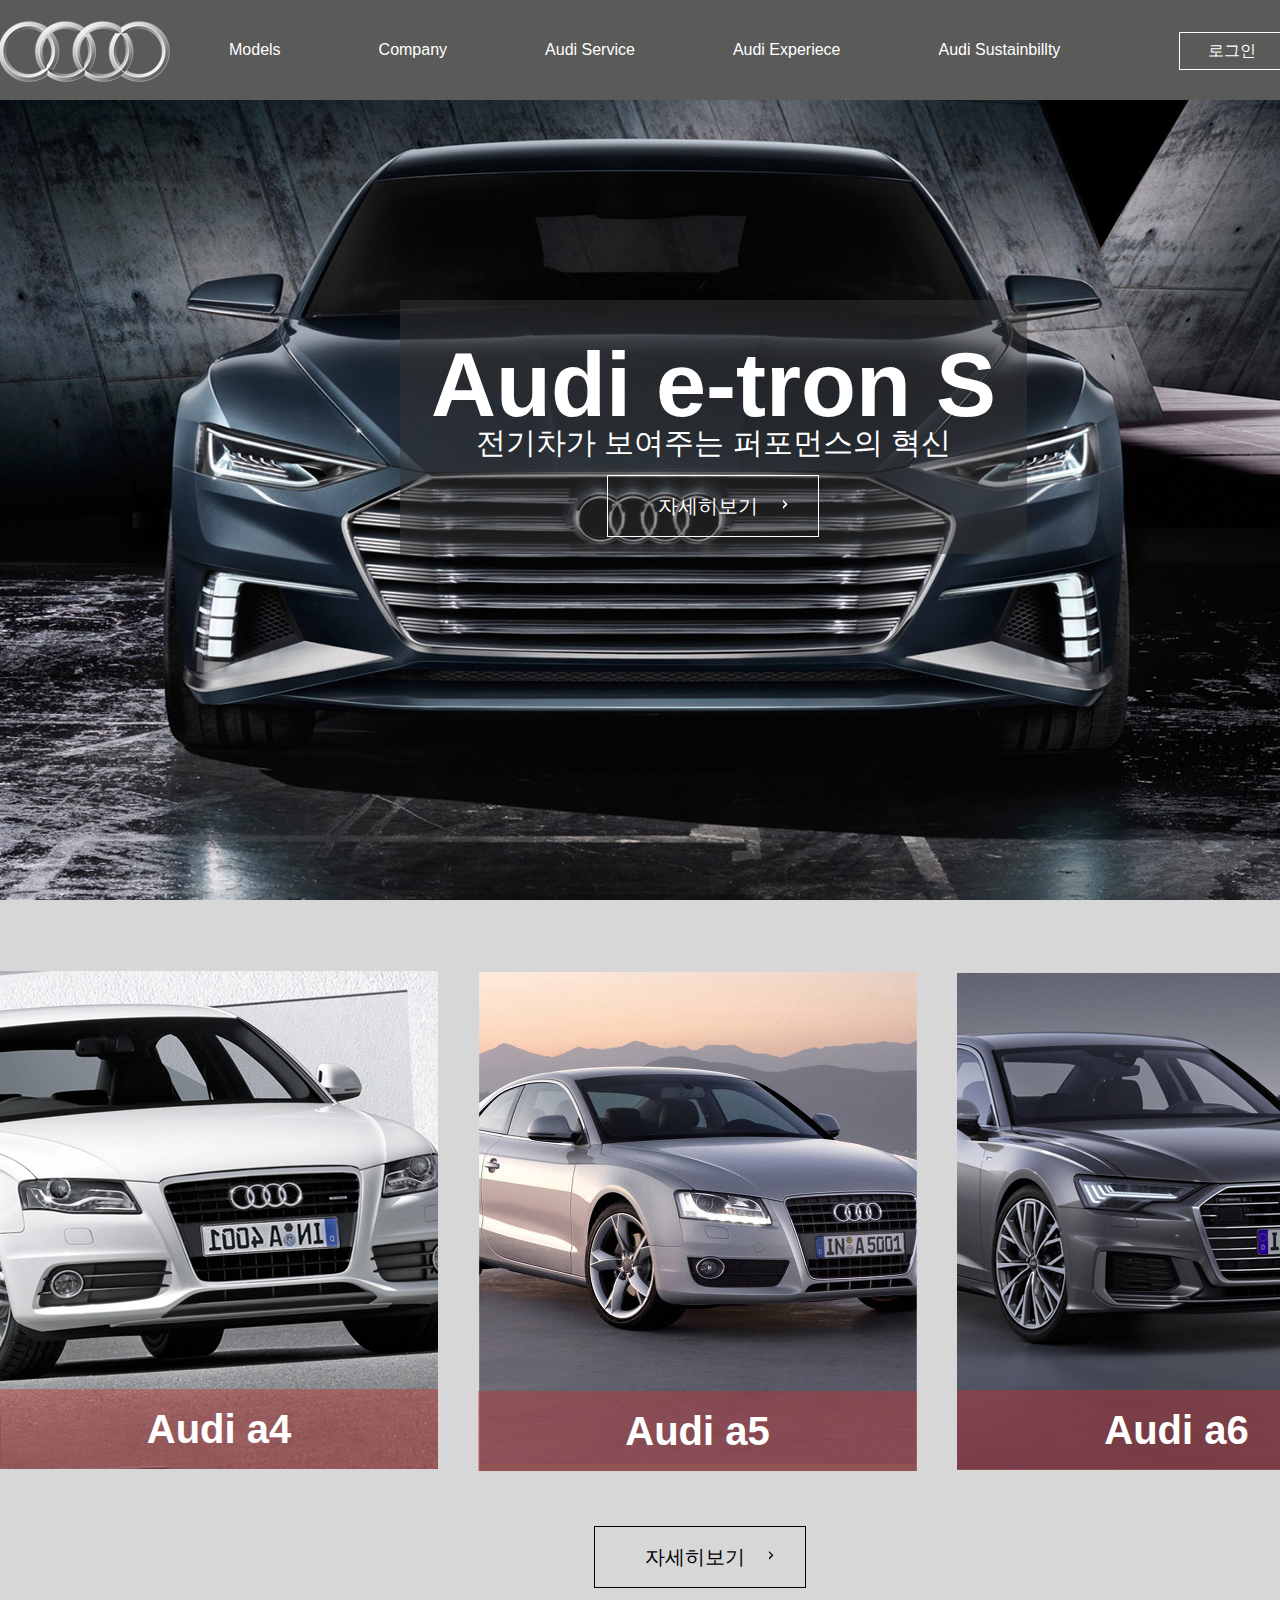
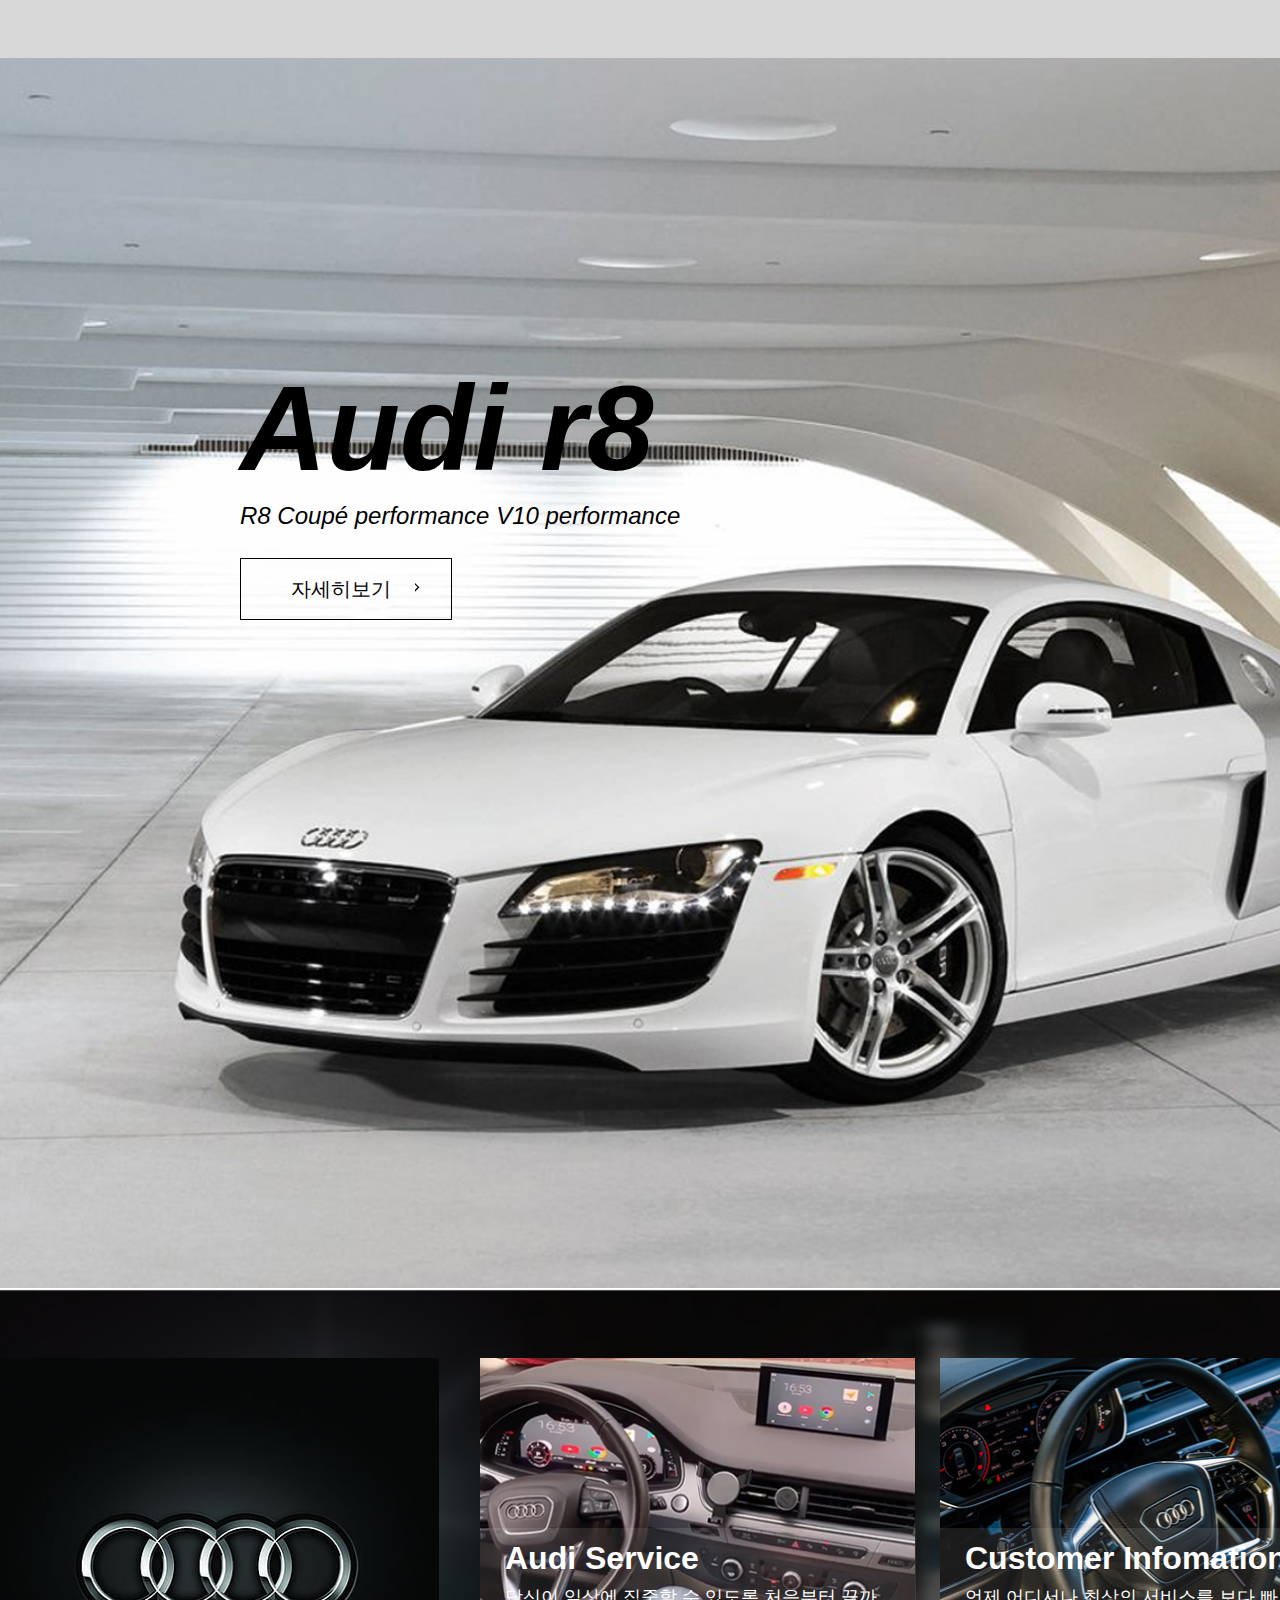
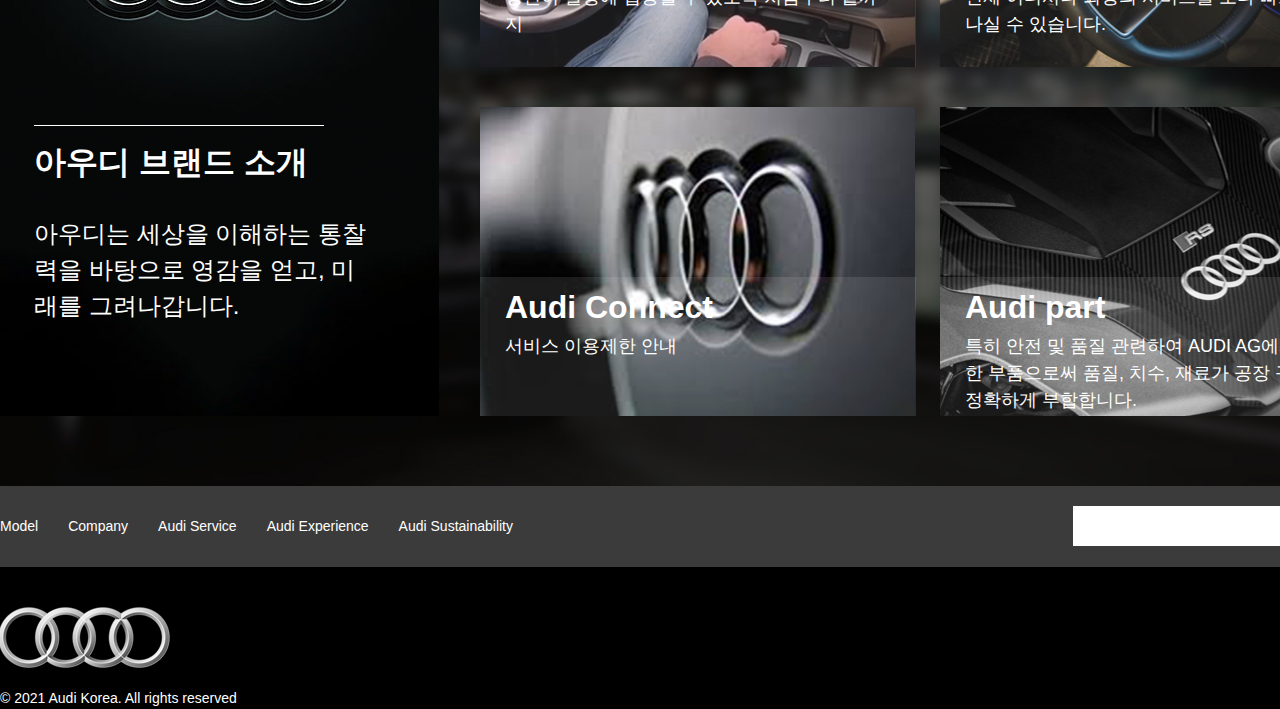
<file: audi/index.html>
<!DOCTYPE html>
<html lang="en">
<head>
    <meta charset="UTF-8">
    <meta http-equiv="X-UA-Compatible" content="IE=edge">
    <meta name="viewport" content="width=device-width, initial-scale=1.0">
    <title>audi</title>
    <link rel="stylesheet" href="./style/default.css" type="text/css">
  
</head>
<body>
    <div id="wrap">
        <header id="header">
        <div class="inner clear">    
          <h1 class="logo"><a href="#"><img src="./images/logo1.png" alt="아우디 홈"></a></h1>         
          <nav class="nav">
              <ul class="gnb">
                  <li><a href="#">Models</a>
                    <ul class="lnb">
                        <li><a href="#">E-tror agt</a></li>
                        <li><a href="#">E- tror</a></li>
                        <li><a href="#">A4</a></li>
                        <li><a href="#">A5</a></li>
                        <li><a href="#">Q7</a></li>
                        <li><a href="#">R8</a></li>
                    </ul>
                  </li>
                  <li><a href="#">Company</a></li>
                  <li><a href="#">Audi Service</a></li>
                  <li><a href="#">Audi Experiece</a></li>
                  <li><a href="#">Audi Sustainbillty</a></li>
              </ul>
          </nav>
          
          <div class="log">
            <a href="#" class="log1">로그인</a>
            <a href="#" class="log2">회원가입</a>

          </div>



        </div>
        </header>
        <div id="visual">
          <div class="inner">
            <div class="visual_txt">
              <h2 class="txt1">Audi e-tron S</h2>
              <p class="txt2">전기차가 보여주는 퍼포먼스의 혁신</p>
              <a href="#" class="btn">자세히보기</a>
            </div>


          </div>
          
        </div>
        <main class="contents">
          <section class="sec audi1">
            <div class="inner">
              <ul class="gnb clear">
                <li>
                  <a href="#">
                    <img src="./images/car1.jpg" alt="car1">
                    <div class="gnb_bg"></div>
                    <div class="gnb_txt">
                      <h3>Audi a4</h3>
                    </div>
                  </a>
                </li>
                <li>
                  <a href="#">
                    <img src="./images/car2.jpg" alt="car2">
                    <div class="gnb_bg"></div>
                    <div class="gnb_txt">
                      <h3>Audi a5</h3>
                    </div>
                  </a>
                </li>
                <li>
                  <a href="#">
                    <img src="./images/car3.jpg" alt="car3">
                    <div class="gnb_bg"></div>
                    <div class="gnb_txt">
                      <h3>Audi a6</h3>
                    </div>
                  </a>
                </li>
              </ul>
                <div class="btn_wrap">
                  
                <a href="#" class="btn">자세히보기</a>
                
               </div>
          </div>
          </section>
          <section class="sec audi2">
            <div class="inner">
              <div class="audi2_txt">
              <h3 class="txt_h">Audi r8</h3>
              <p class="txt_p">R8 Coupé performance V10 performance</p>
              <div class="audi2_btn">
                <a href="#" class="btn">자세히보기</a>
              </div>
              </div>



            </div>
          </section>
          <section class="sec audi3 ">
            <div class="inner clear">
              <div class="left_img">
                <a href="#"><img src="./images/contents3_1.jpg" alt="브랜드소개"></a>
                <div class="txt_1">
                    <h4> 아우디 브랜드 소개</h4>
                    <p>아우디는 세상을 이해하는 통찰력을
                      바탕으로 영감을 얻고, 미래를 
                      그려나갑니다. </p>
                </div>
                </div>
                <div class="right_img">
                  <ul>
                    <li>
                      <div class="right_img_img">
                      <a href="#"><img src="./images/contents3_2.jpg"alt="서비스"></a>
                      </div>
                      <div class="txt_2">
                        <h4>
                          Audi Service
                        </h4>
                        <p>
                          당신이 일상에 집중할 수 있도록 처음부터 끝까지
                        </p>
                      </div>
                    </li>
                    <li>
                      <div class="right_img_img">
                      <a href="#"><img src="./images/contents3_3.jpg"alt="인포메이션"></a>
                      </div>
                      <div class="txt_2">
                        <h4>
                          Customer Infomation 
                        </h4>
                        <p>
                          언제 어디서나 최상의 서비스를 보다 
                          빠르게 만나실 수 있습니다.
                        </p>
                      </div>
                    </li>
                    <li>
                      <div class="right_img_img">
                      <a href="#"><img src="./images/contents3_4.jpg"alt="이용제한 안내"></a>
                      </div>
                      <div class="txt_2">
                        <h4>
                          Audi Connect
                        </h4>
                        <p>
                          서비스 이용제한 안내 
                        </p>
                      </div>
                    </li>
                    <li>
                       <div class="right_img_img">
                      <a href="#"><img src="./images/contents3_5.jpg" alt="파트"></a>
                      </div>
                      <div class="txt_2">
                        <h4>Audi part</h4>
                        <p>특히 안전 및 품질 관련하여 AUDI AG에서 승인한 부품으로써 
                          품질, 치수, 재료가 공장 규격에 정확하게 부합합니다.</p>
                      </div>
                    </li>
                  </ul>
                </div>
              
                </div>

            </div>
          </section>
          

        </main>
        <footer id="footer">
          <div class="footer_top">
              <div class="inner">
                  <div class="left">
                      <ul class="left_nav clear">
                        <li><a href="#">Model</a></li>
                        <li><a href="#">Company</a></li>
                        <li><a href="#">Audi Service</a></li>
                        <li><a href="#">Audi Experience</a></li>
                        <li><a href="#">Audi Sustainability</a></li>
                      </ul>
                  </div>
                  <div class="right">
                    <form class="clear" >
                      <fieldset>
                        <div class="box_search">
                          <label class="blind">검색창</label>
                          <input type="text" title="검색" >
                         <button>
                           <a href="#">SEARCH</a>
                         </button>
                      </fieldset>
                    </form>
                  </div>
              </div>
          </div>
          <div class="footer_bottom">
              <div class="inner">
                  <div class="left">
                      <div class="bottom_logo">
                      <a href="#"><img src="./images/logo1.png" alt="아우디"></a>
                    </div>
                      <p> &copy; 2021 Audi Korea. All rights reserved</p>
                  </div>
                  <div class="social_right">
                    <ul class="social clear">
                      <li><a href="#"><img src="./images/social_google.png" alt="구글"></a></li>
                      <li><a href="#"><img src="./images/social_facebook.png" alt="페이스북"></a></li>
                    </ul>
                  </div>
              </div>
          </div>
          </footer>









    </div>
    
</body>
</html>
</file>
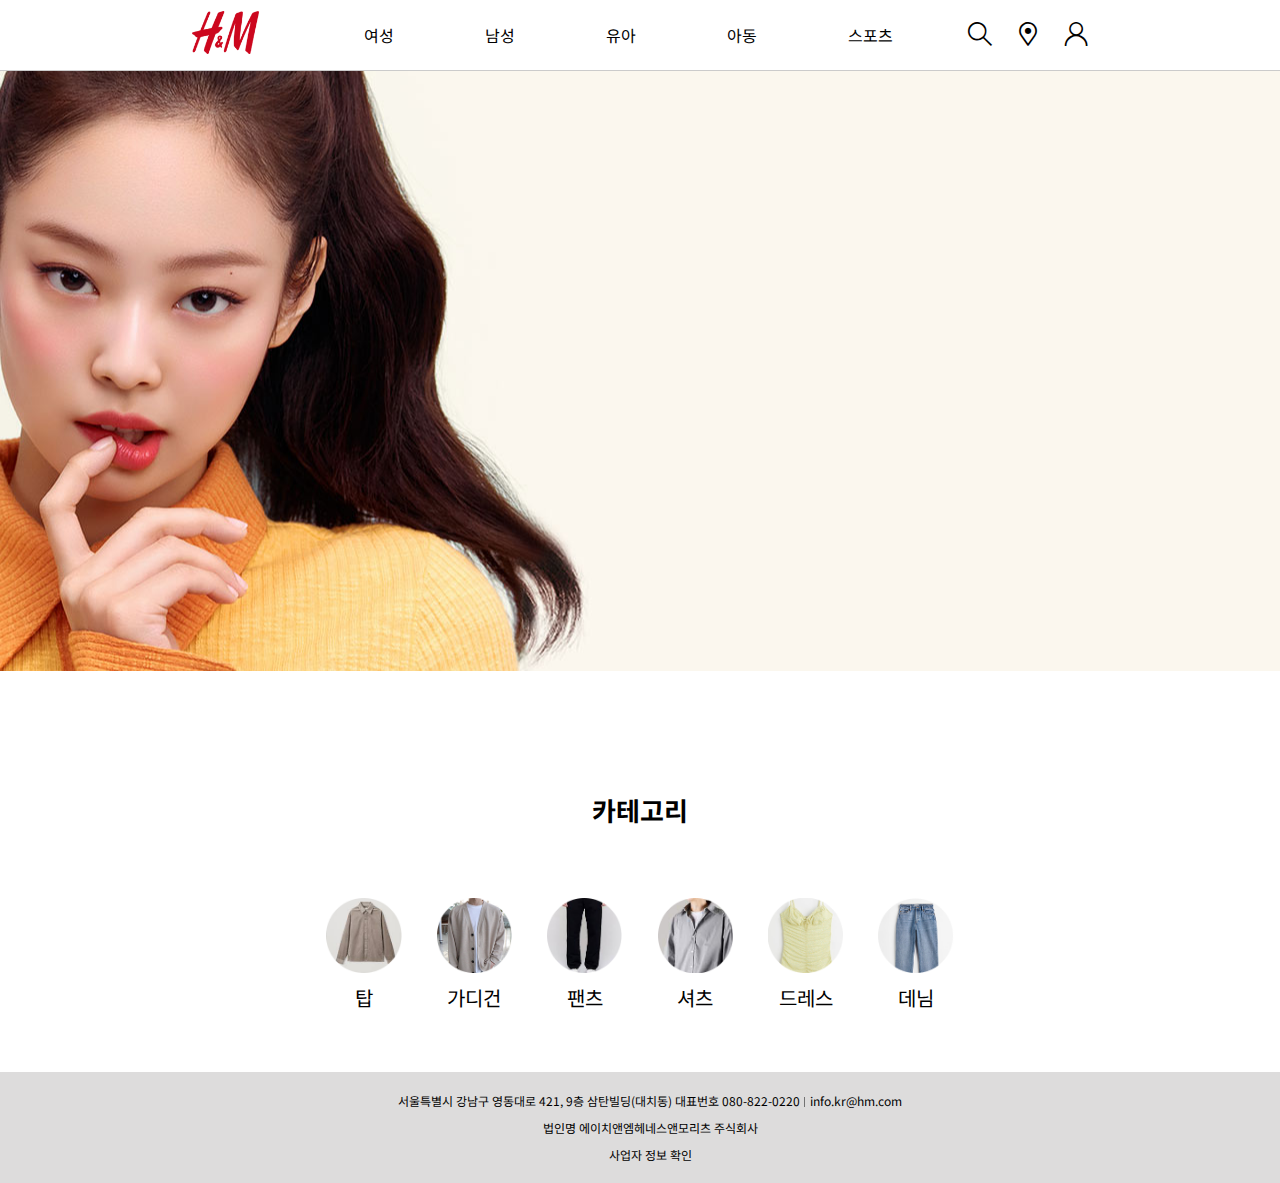
<file: h&m/index.html>
<!DOCTYPE html>
<html lang="en">
<head>
    <meta charset="UTF-8">
    <meta http-equiv="X-UA-Compatible" content="IE=edge">
    <meta name="viewport" content="width=device-width, initial-scale=1.0">
    <title>h&m</title>
    <link rel="stylesheet" href="./style/stlye.css" type="text/css">
</head>
<body>
    <header id="header">
    <div class="inner">
        <div class="header_wrap">
            <div class="logo">
                <img src="./images/images/logo.png" alt="h&m">
            </div>
            <ul class="gnb_pc">
                <li><a href="#">여성</a></li>
                <li><a href="#">남성</a></li>
                <li><a href="#">유아</a></li>
                <li><a href="#">아동</a></li>
                <li><a href="#">스포츠</a></li>
            </ul>
            <div class="social">
                <ul>
                    <li>
                        <div class="blind">검색</div>
                       <a href="#"><div class="search icon"></div></a>
                    </li>
                    <li>
                        <div class="blind">장소</div>
                        <a href="#"><div class="location icon"></div></a>
                    </li>
                    <li>
                        <div class="blind">마이페이지</div>
                        <a href="#"><div class="mypage icon"></div></a>
                    </li>
                </ul>
               
            </div>
            <div class="menu_open">
                <img src="./images/images/menu.png" alt="menu">
            </div>
        </div>
    </div> <!--inner end-->
        <!-- 모바일 menu 안 내용 -->
        <nav class="nav">
            
                <div class="nav_under">
                    <div class="inner">
                        <div class="nav_top">
                            <div class="nav_logo">
                                <img src="./images/images/logo.png" alt="h&m">
                            </div>
                            <div class="menu_close">
                                <img src="./images/images/menu.png" alt="menu_close">
                            </div>
                        </div>
                    </div> 
                </div>
                <!-- pc버전 gnb -->
                <ul class="gnb">
                    <li><a href="#"> 여성</a></li>
                    <li><a href="#">남성</a></li>
                    <li><a href="#">유아</a></li>
                    <li><a href="#">아동</a></li>
                    <li><a href="#">스포츠</a></li>
                </ul>
                <!-- pc버전 gnb end -->
            </div><!--inner end-->
        </nav>
        <!-- 모바일 menu 안 내용 end -->
   
    
    </header>
    <div class="visual">
        <div class="visual_img">
            <!-- <img src="./images/images/visual_img_m.jpg" alt="5명의 여자이미지 "> -->
        </div>
    </div>


    <main id="contents">
        <section class="sec sec1">
            <div class="inner">
                <strong class="sec_tit">
                    카테고리
                </strong>

                <ul class="kategorie">
                    <li>
                        <a href="#">
                            <img src="./images/images/kate_1.png" alt="탑">
                            <span>탑</span>
                        </a>        
                    </li>
                    <li>
                        <a href="#">
                            <img src="./images/images/kate_2.png" alt="가디건">
                            <span>가디건</span>
                        </a>   
                    </li>
                    <li>
                        <a href="#">
                            <img src="./images/images/kate_3.png" alt="팬츠">
                            <span>팬츠</span>
                        </a>
                    </li>
                    <li>
                        <a href="#">
                            <img src="./images/images/kate_4.png" alt="셔츠">
                            <span>셔츠</span>
                        </a>
                    </li>
                    <li>
                        <a href="#">
                            <img src="./images/images/kate_5.png" alt="드레스">
                            <span>드레스</span>
                        </a>
                    </li>
                    <li>
                        <a href="#">
                            <img src="./images/images/kate_6.png" alt="데님">
                            <span>데님</span>
                        </a>
                    </li>
                </ul>
            </div>
        </section> 
        <!-- sec1 end -->

        <section class="sec sec2">
            <div class="inner">
                <strong class="sec_tit">
                    신상품
                </strong>

                <ul class="new">
                    <li>
                        <a href="#">
                            <img src="./images/images/new_1.jpg" alt="신상품 니트드레스">
                            <div class="new_txt">
                                <p>니트 드레스</p>
                                <span class="price">39,000원</span>
                            </div>
                        </a>
                    </li>
                    <li>
                        <a href="#">
                            <img src="./images/images/new_2.jpg" alt="리브 니트 스웨터">
                            <div class="new_txt">
                                <p>리브 니트 스웨터</p>
                                <span class="price">29,900원</span>
                            </div>
                        </a>
                    </li>
                    <li>
                        <a href="#">
                            <img src="./images/images/new_3.jpg" alt="페이턴트 쇼퍼백">
                            <div class="new_txt">
                                <p>페이턴트 쇼퍼백</p>
                                <span class="price">24,900원</span>
                            </div>
                        </a>
                    </li>
                    <li>
                        <a href="#">
                            <img src="./images/images/new_4.jpg" alt="크롭트 타이 가디건">
                            <div class="new_txt">
                                <p>크롭트 타이 가디건</p>
                                <span class="price">29,900원</span>
                            </div>
                        </a>
                    </li>
                    <li>
                        <a href="#">
                            <img src="./images/images/new_5.png" alt="신상품 니트드레스">
                            <div class="new_txt">
                                <p>테디 재킷</p>
                                <span class="price">69,000원</span>
                            </div>
                        </a>
                    </li>
                    <li>
                        <a href="#">
                            <img src="./images/images/new_6.png" alt="신상품 니트드레스">
                            <div class="new_txt">
                                <p>리브니트 스웨터</p>
                                <span class="price">49,000원</span>
                            </div>
                        </a>
                    </li>
                    <li>
                        <a href="#">
                            <img src="./images/images/new_7.png" alt="신상품 니트드레스">
                            <div class="new_txt">
                                <p>자카드 니트</p>
                                <span class="price">29,000원</span>
                            </div>
                        </a>
                    </li>
                    <li>
                        <a href="#">
                            <img src="./images/images/new_8.png" alt="신상품 니트드레스">
                            <div class="new_txt">
                                <p>시가렛 팬츠</p>
                                <span class="price">39,000원</span>
                            </div>
                        </a>
                    </li>
                    <li>
                        <a href="#">
                            <img src="./images/images/new_9.png" alt="신상품 니트드레스">
                            <div class="new_txt">
                                <p>스웨트 셔츠</p>
                                <span class="price">14,000원</span>
                            </div>
                        </a>
                    </li>
                    <li>
                        <a href="#">
                            <img src="./images/images/new_10.png" alt="신상품 니트드레스">
                            <div class="new_txt">
                                <p>오버사이즈 후디</p>
                                <span class="price">39,000원</span>
                            </div>
                        </a>
                    </li>
                    <li>
                        <a href="#">
                            <img src="./images/images/new_11.png" alt="신상품 니트드레스">
                            <div class="new_txt">
                                <p>자카드 팬츠</p>
                                <span class="price">39,000원</span>
                            </div>
                        </a>
                    </li>
                    <li>
                        <a href="#">
                            <img src="./images/images/new_12.png" alt="신상품 니트드레스">
                            <div class="new_txt">
                                <p>집탐 스웨터</p>
                                <span class="price">49,000원</span>
                            </div>
                        </a>
                    </li>
                </ul>
             </div>
        </section>
        <!-- sec2 end -->
    </main>
    <footer id="footer">
        <div class="inner">
            <div class="footer_top">
                <p>서울특별시 강남구 영동대로 421, 9층 삼탄빌딩(대치동)</p>
                <p>대표번호 080-822-0220</p><p>info.kr@hm.com</p>
            </div>
            
            <div class="footer_middle">
                <span>법인명 에이치앤엠헤네스앤모리츠 주식회사</span>
            </div>

            <div class="h">
                <a href="#">사업자 정보 확인</a>
            </div>
        </div>
    </footer>
    <script src="https://ajax.googleapis.com/ajax/libs/jquery/3.6.0/jquery.min.js"></script>
    <script src="./js/default.js"></script>
</body>
</html>
</file>
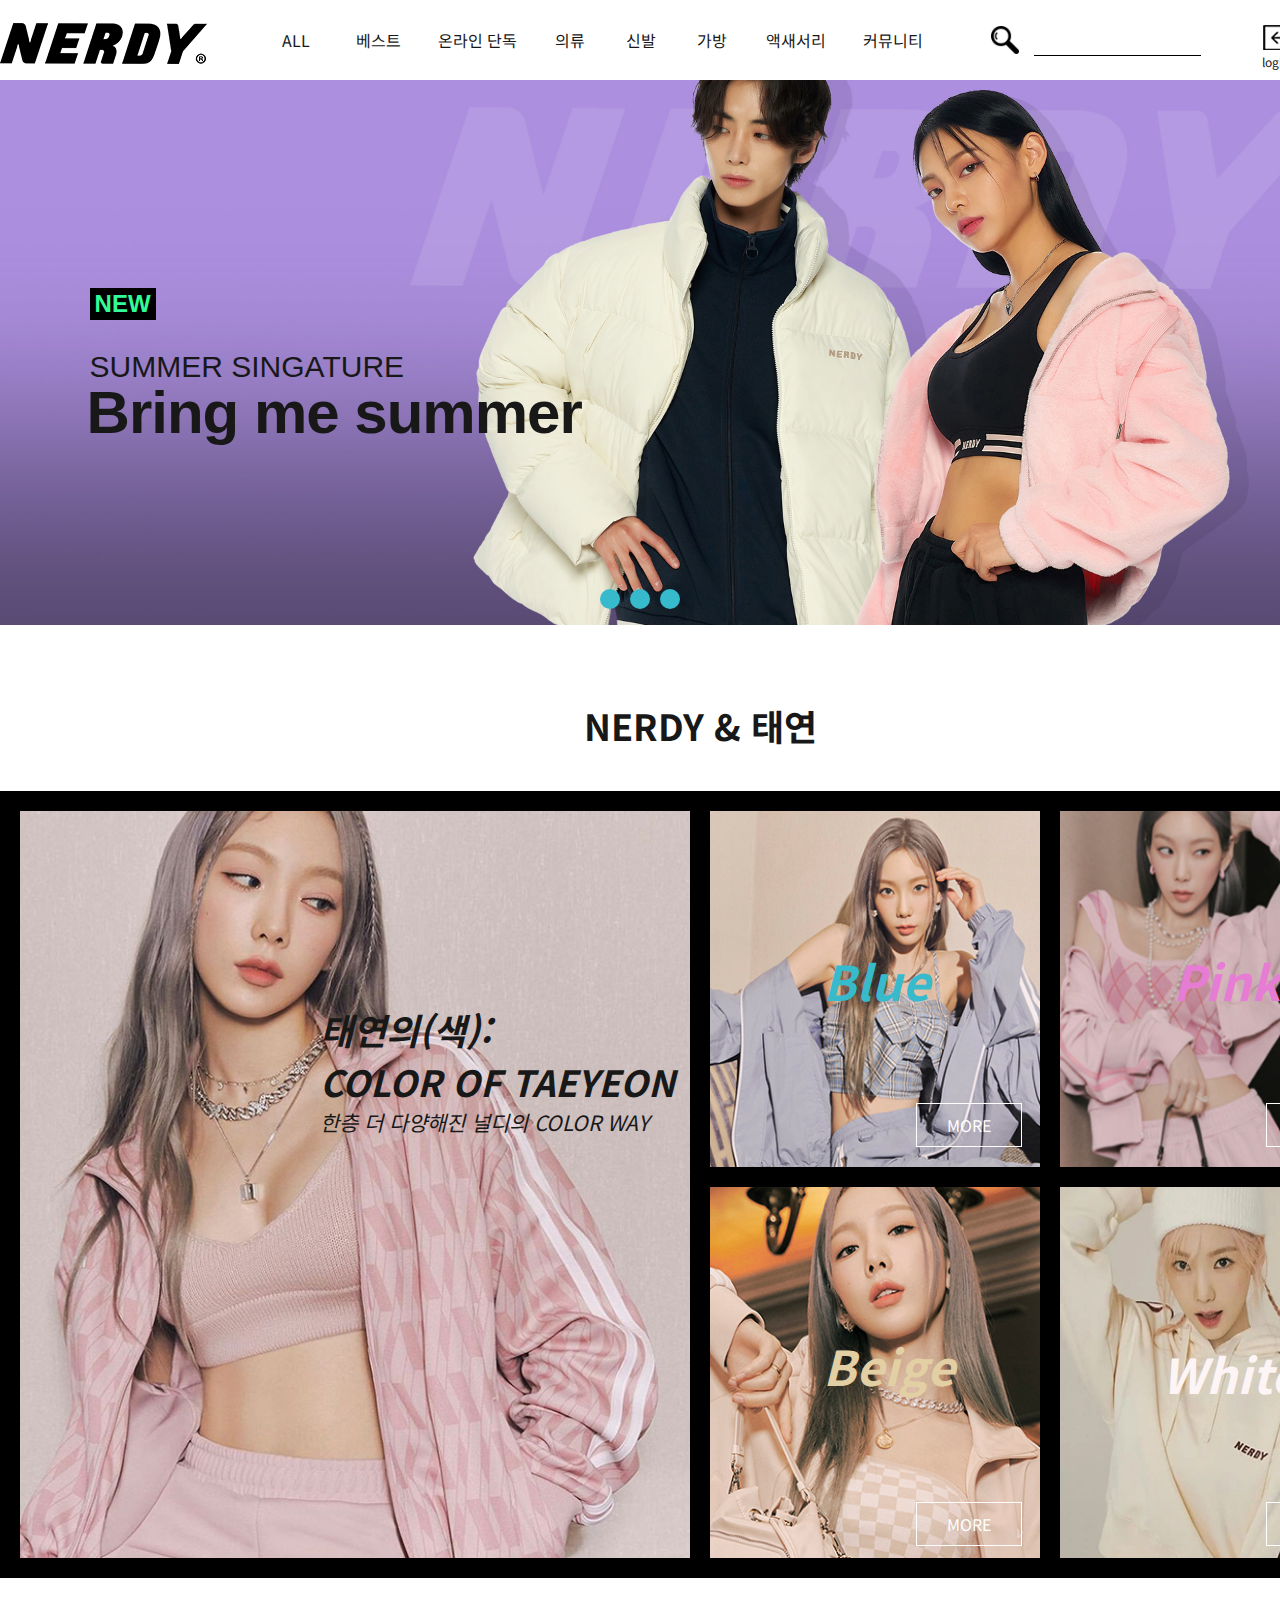
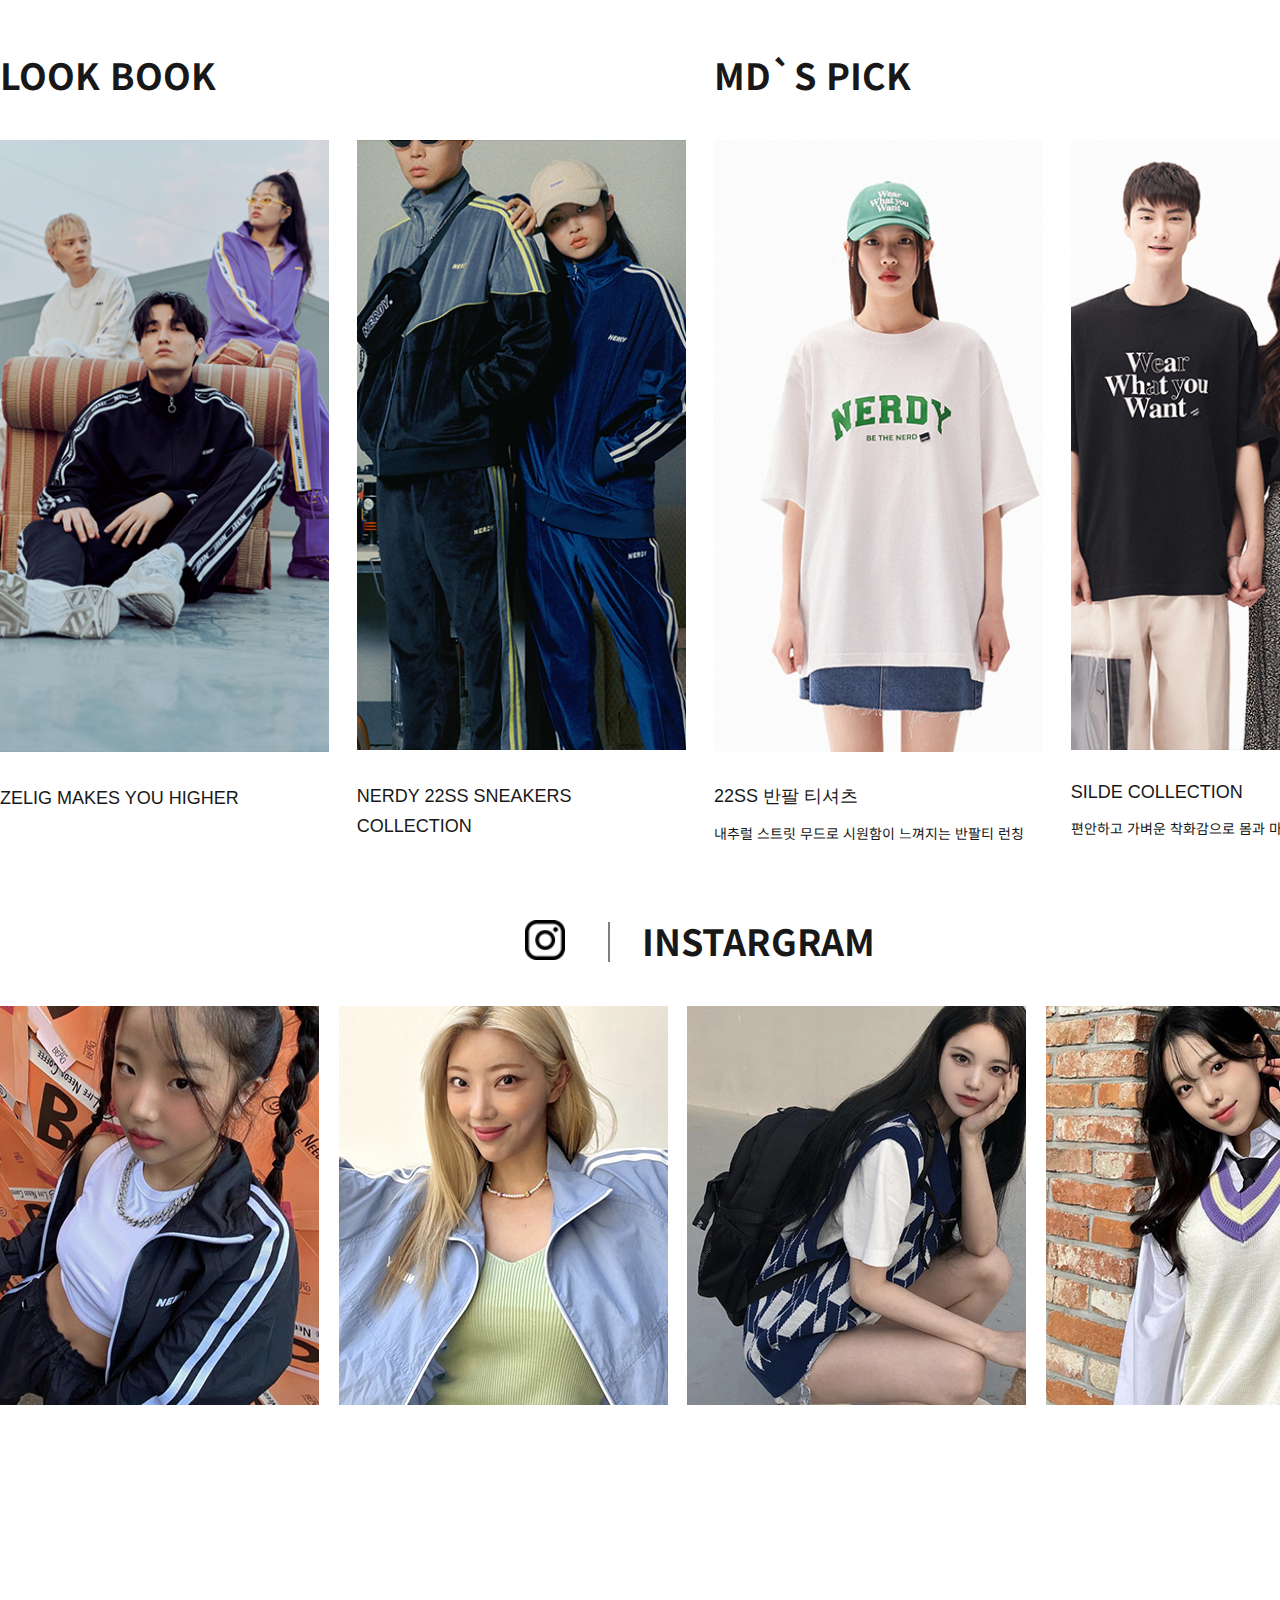
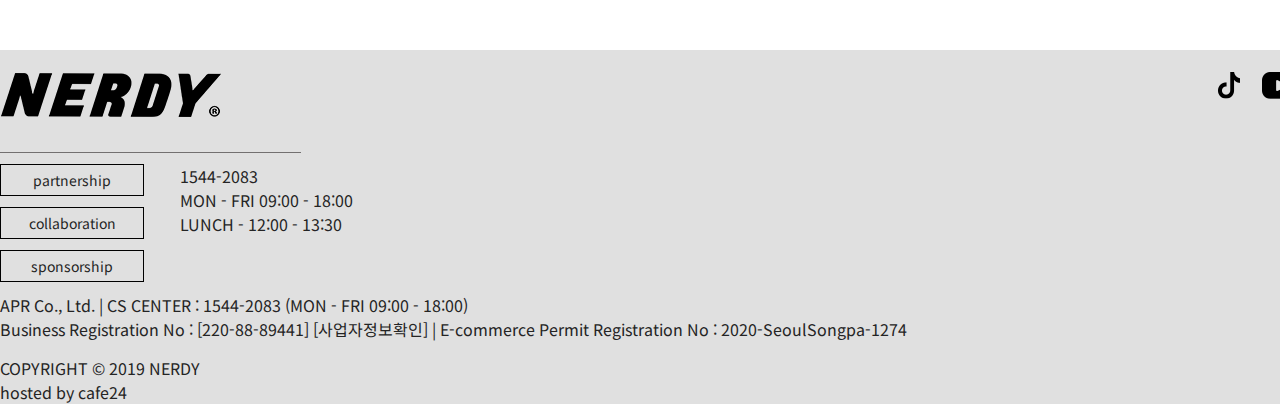
<file: nerdy/nerdy.html>
<!DOCTYPE html>
<html lang="ko">
<head>
    <meta charset="UTF-8">
    <meta http-equiv="X-UA-Compatible" content="IE=edge">
    <meta name="viewport" content="width=device-width, initial-scale=1.0">
    <title>Document</title>
  <link rel="stylesheet" href="./style/default.css" type="text/css">
</head>
<body>
    <header id="header">
        <div class="inner header_flex">
            <div class="logo">
             <h1><a href="#"><img src="./images/널디로고_03.png" alt="널디로고"></a></h1>
            </div>
            <nav class="nav">
                <ul class="gnb">
                    <li><a href="#">ALL</a></li>
                    <li><a href="#">베스트</a></li>
                    <li><a href="#">온라인 단독</a></li>
                    <li>
                        <a href="#">
                            의류
                         <div class="click"><img src="./images/click.png" alt="#"></div>    
                        </a>
                        <ul class="lnb">
                            <li><a href="./nerdy_sub.html">상의 *</a></li>
                            <li><a href="#">하의</a></li>
                            <li><a href="#">세트/2set</a></li>
                            <li><a href="#">트랙</a></li>
                            <li><a href="#">바람막이/자켓</a></li>
                            
                        </ul>
                       
                    </li>
                    <li><a href="#">신발</a></li>
                    <li><a href="#">가방</a></li>
                    <li><a href="#">액새서리</a></li>
                    <li><a href="#">커뮤니티</a></li>
                </ul>
                    
            </nav>
                
            <div class="ser">
                <form>
                    <span class="ser_icon"><img src="./images/zoom.png" alt="search"></span>
                    <legend class="blind">검색창</legend>
                    <input type="text" class="ser_under">
                </form>
            </div>
            <div class="social">
                <ul class="social_wrap">
                    <li>
                        <a href="#">
                            <img src="./images/h_icon1.png" alt="로그인">
                            <span>login</span>
                        </a>
                    </li>
                    <li>
                        <a href="#">
                            <img src="./images/h_icon2.png" alt="회원가입">
                             <span>sign up</span>
                        </a>
                    </li>
                    <li>
                        <a href="#">
                            <img src="./images/h_icon3.png" alt="장바구니">
                             <span>cart</span>
                        </a>
                    </li>
                </ul>
            </div>
        </div>
    </header>
    <div class="visual_hidden">
    <div class="visual_container" >
    <div class="visual">
        <div class="visual_img1">
            <img src="./images/visual_img.jpg" alt="비쥬얼이미지">
        </div>
       
            <div class="visual_txt">               
                <div class="new">
                    <span>NEW</span>
                </div>
                <div class="summer">
                    <span>SUMMER SINGATURE</span>
                </div>  
                <div class="bring"> 
                    <span>Bring me summer</span>
                </div>
            </div>      
    </div>
    <div class="visual">
        <div class="visual_img1">
            <img src="./images/visual_img2.jpg" alt="비쥬얼이미지">
        </div>
       
            <div class="visual_txt">               
                <div class="new">
                    <span>NEW2</span>
                </div>
                <div class="summer">
                    <span>SUMMER SINGATURE</span>
                </div>  
                <div class="bring"> 
                    <span>Bring me summer</span>
                </div>
            </div>      
    </div>
    <div class="visual">
        <div class="visual_img1">
            <img src="./images/visual_img3.jpg" alt="비쥬얼이미지">
        </div>
       
            <div class="visual_txt">               
                <div class="new">
                    <span>NEW3</span>
                </div>
                <div class="summer">
                    <span>SUMMER SINGATURE</span>
                </div>  
                <div class="bring"> 
                    <span>Bring me summer</span>
                </div>
            </div>      
    </div>
    </div>
    <div class="visual_button">
            <button class="button1"></button>
            <button class="button2"></button>
            <button class="button3"></button>
    </div>    

    </div>

    

    <main id="contents">
        <section class="sec sec1">
            <div class="inner">
                <div class="sec_tit sec1_tit">
                    <h2>NERDY & 태연</h2>
                </div>
                <div class="sec1_wrap">
                    <div class="left_img">
                        <img src="./images/t_main.jpg" alt="태연 메인이미지">
                        <div class="left_txt">
                            <span class="left_txt_tit">태연의(색):</span>
                            <span class="left_txt_tit">COLOR OF TAEYEON</span>
                            <span>한층 더 다양해진 널디의 COLOR WAY</span>
                         </div>
                    </div>
                    <ul class="right_img">
                        <li class="tb">
                       
                                 <img src="./images/t_blue.jpg" alt="태연 블루이미지">
                         
                            <span>Blue</span>
                            <a href="#" class="more_btn_black">MORE</a>
                        </li>
                        <li class="tp">
                           
                                  <img src="./images/t_pink.jpg" alt="태연 핑크이미지">
                       
                            <span>Pink</span>
                            <a href="#" class="more_btn_black">MORE</a>
                        </li>
                        <li class="te">
                            
                                <img src="./images/t_beige.jpg" alt="태연 베이지이미지">
                           
                            <span>Beige</span>
                            <a href="#" class="more_btn_black">MORE</a>
                        </li>
                        <li class="tw">
                           
                                <img src="./images/t_white.jpg" alt="태연 화이트이미지">
                            
                            <span>White</span>
                            <a href="#" class="more_btn_black">MORE</a>
                        </li>
                    </ul>
                </div>
            </div>
        </section>
        <section class="sec sec2">
            <div class="inner">
                <div class="sec2_wrap">
                    <div class="lookbook">
                        <div class="sec_tit sec_2_tit">
                           <h2>LOOK BOOK</h2>
                        </div>
                        <ul class="lookbook_wrap">
                            <li>
                                <img src="./images/look_img1.jpg" alt="룩복이미지1">
                                <a href="#">
                                    <h4>ZELIG MAKES YOU HIGHER</h4>
                                </a>
                            </li>
                            <li>
                                <img src="./images/look_img2.jpg" alt="룩복이미지2">
                                <a href="#">
                                    <h4>NERDY 22SS SNEAKERS  COLLECTION</h4>
                                </a>    
                            </li>
                        </ul>
                    </div>
                    <div class="mdpick">
                        <div class="sec_tit sec_2_2_tit">
                            <h2>MD`S PICK</h2>
                        </div>
                        <ul class="mdpick_wrap">
                            <li>
                                <img src="./images/md_img1.jpg" alt="엠디이미지1">
                                <a href="#">
                                    <h4>22SS 반팔 티셔츠</h4>
                                    <span>내추럴 스트릿 무드로 시원함이 느껴지는 반팔티 런칭</span>
                                </a>    
                            </li>
                            <li>
                                <img src="./images/md_img2.jpg" alt="엠디이미지2">
                                <a href="#">
                                    <h4>SILDE COLLECTION</h4>
                                    <span>편안하고 가벼운 착화감으로 몸과 마음을 가볍게!</span>
                                </a>
                            </li>
                        </ul>
                    </div>

                </div>

            </div>
        </section>
        <section class="sec sec3">
            <div class="inner">
                <div class="sec_tit sec3_tit">                   
                   
                        <img src="./images/instar_icon.png" alt="인스타아이콘">
                        <h2>INSTARGRAM</h2>
                  
                </div>
                <ul class="instar_Wrap">
                    <li>
                        <a href="#"><img src="./images/instar_img1.jpg" alt="일반인 인스타1"></a>
                            <a href="#">
                            <div class="instar_bg">
                                <span>#nerdy</span>
                                <span>@kkodaya_96</span>
                            </div>
                            </a>
                    </li>
                    <li>
                        <a href="#"><img src="./images/instar_img2.jpg" alt="일반인 인스타2"></a>
                        <a href="#">
                        <div class="instar_bg">
                            <span>#nerdy</span>
                            <span>@lee_zi_H</span>
                        </div>
                        </a>
                    </li>
                    <li>
                        <a href="#"><img src="./images/instar_img3.jpg" alt="일반인 인스타3"></a>
                        <a href="#">
                        <div class="instar_bg">
                            <span>#nerdy</span>
                            <span>@YSA_22</span>
                        </div>
                        </a>
                    </li>
                    <li>
                        <a href="#"><img src="./images/instar_img4.jpg" alt="일반인 인스타4"></a>
                        <a href="#">
                        <div class="instar_bg">
                            <span>#nerdy</span>
                            <span>@Sim_Hy</span>
                        </div>
                        </a>
                    </li>
                </ul>
            </div>
        </section>
      
    </main>
    <footer id="footer">
        <div class="inner">
            <div class="footer_logo">
                <a href="#">
                    <img src="./images/f_logo.png" alt="로고">
                </a>
            </div>  
            <div class="f_social">
                <img src="./images/f_melon.png" alt="푸터소셜1">
                <img src="./images/f_youtube.png" alt="유튜브소셜1">
                <img src="./images/f_twitter.png" alt="트위터소셜1">
                <img src="./images/f_facebook.png" alt="페이스북소셜1">
            </div>
                <div class="pcs_info">           
                    <div class="pcs">
                        <a href="#">
                            <span>
                                partnership
                            </span>
                        </a>
                        <a href="#">
                            <span>
                                collaboration
                            </span>
                        </a>
                        <a href="#">
                            <span>
                                sponsorship
                            </span>
                        </a>
                    </div>
                    <div class="info">
                        <span>1544-2083</span>
                        <span>MON - FRI 09:00 - 18:00</span>
                        <span>LUNCH - 12:00 - 13:30</span>
                    </div>
                </div>
         <div class="apr">
            <span class="co">APR Co., Ltd. | CS CENTER : 1544-2083 (MON - FRI 09:00 - 18:00) </span>
            <span>Business Registration No : [220-88-89441] [사업자정보확인] | E-commerce Permit Registration No : 2020-SeoulSongpa-1274</span>
         </div>
         <div class="copy">
            <span>
                COPYRIGHT © 2019 NERDY
            </span>
            <span>
                hosted by cafe24
            </span>
         </div>
        </div>
    </footer>
    <script src="https://ajax.googleapis.com/ajax/libs/jquery/3.6.0/jquery.min.js"></script>
    <script src="./js/defualt.js"></script>
</body>
</html>
</file>
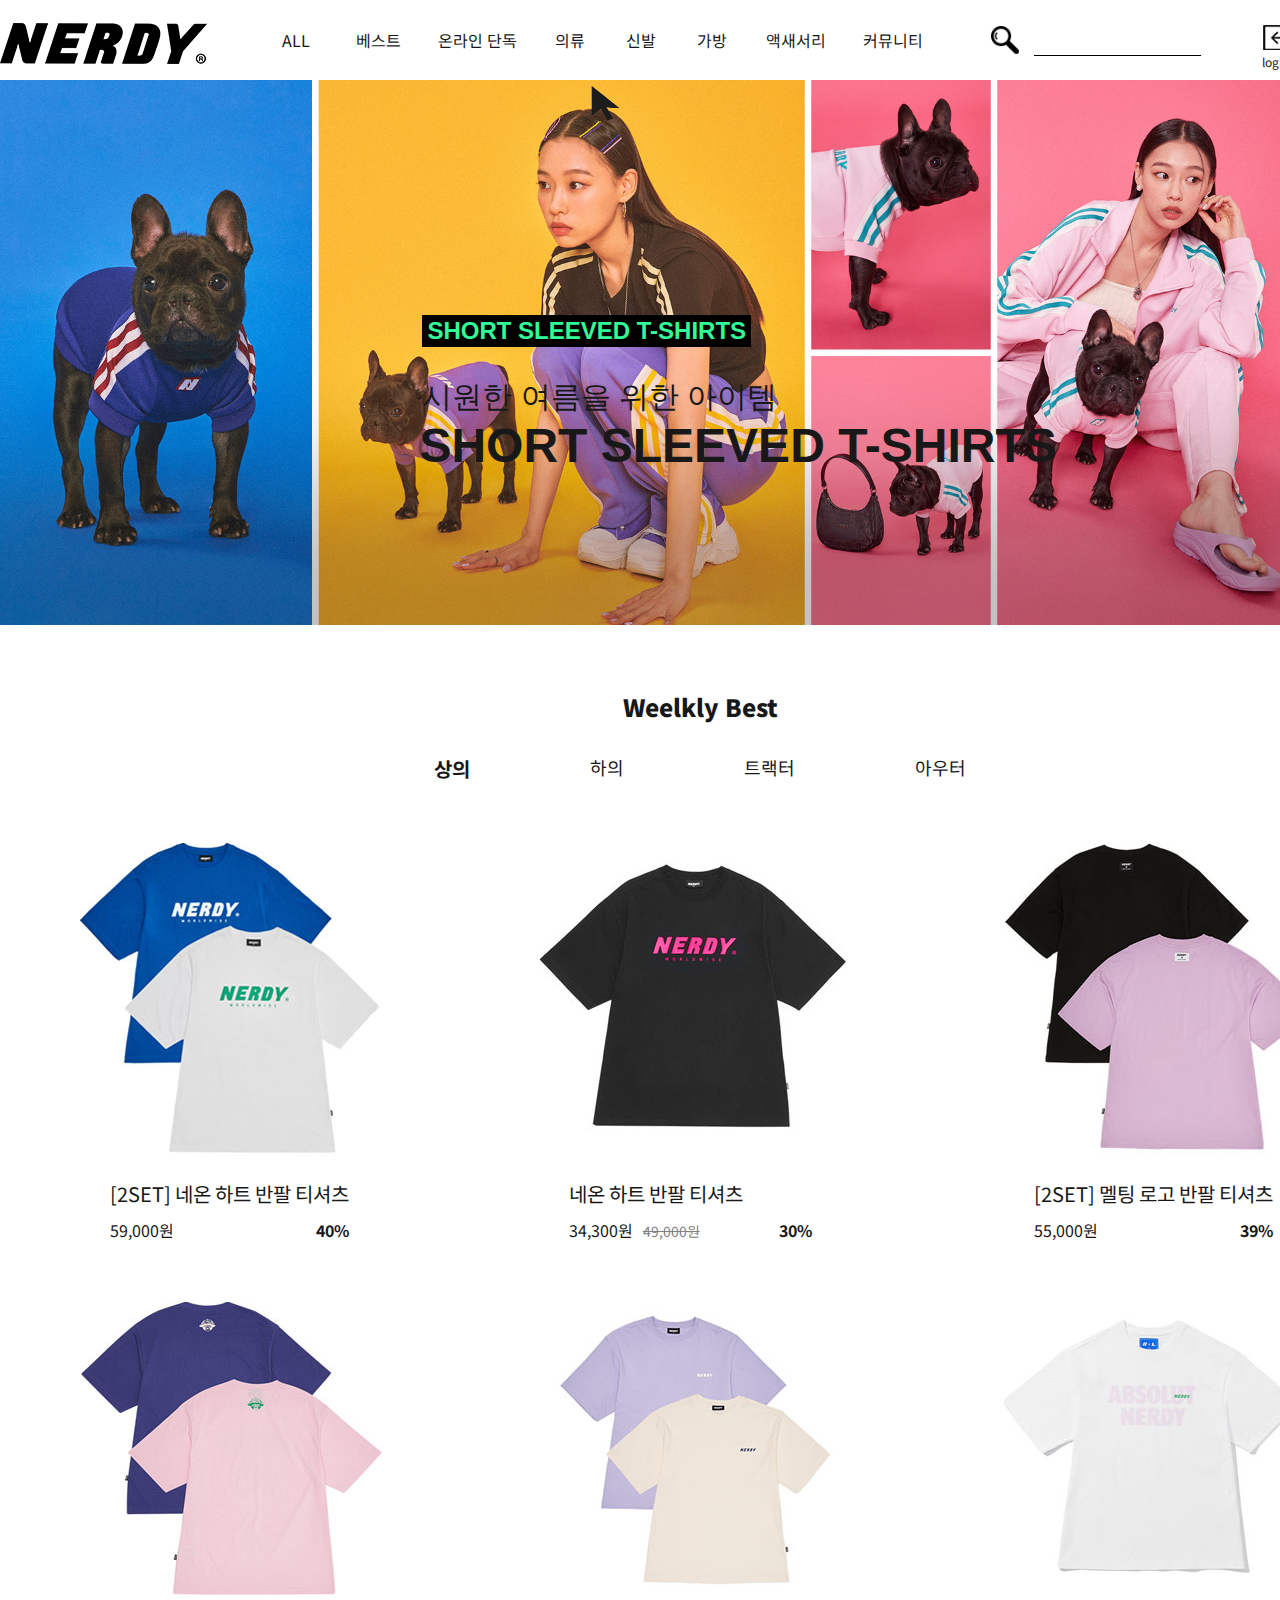
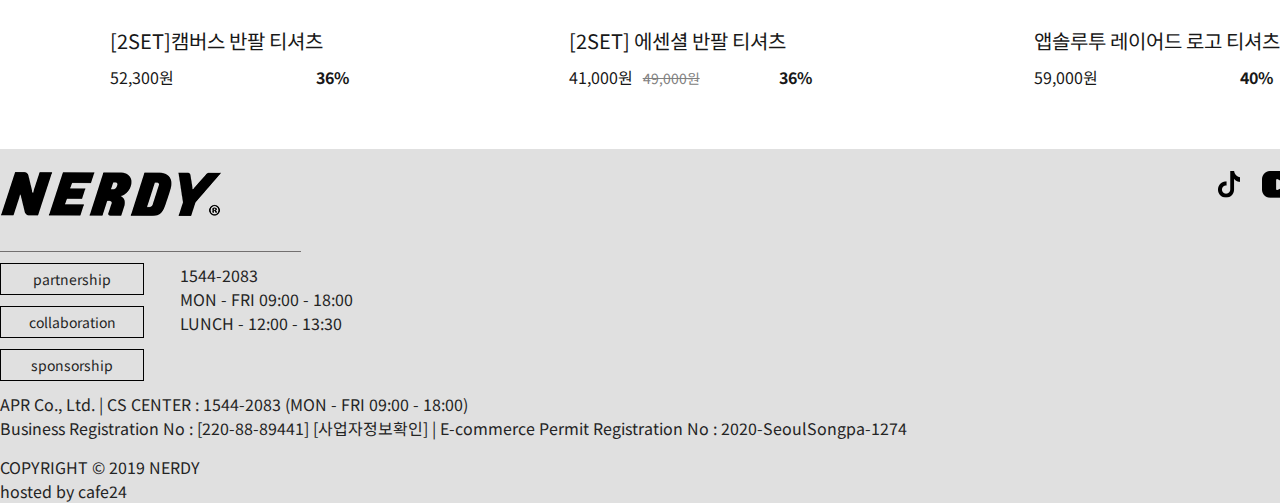
<file: nerdy/nerdy_sub.html>
<!DOCTYPE html>
<html lang="en">
<head>
    <meta charset="UTF-8">
    <meta http-equiv="X-UA-Compatible" content="IE=edge">
    <meta name="viewport" content="width=device-width, initial-scale=1.0">
    <title>널디 상의</title>
    <link rel="stylesheet" href="./style/defualtsub.css" type="text/css">
</head>
<body>
    <header id="header">
        <div class="inner header_flex">
            <div class="logo">
             <h1><a href="#"><img src="./images/널디로고_03.png" alt="널디로고"></a></h1>
            </div>
            <nav class="nav">
                <ul class="gnb">
                    <li><a href="#">ALL</a></li>
                    <li><a href="#">베스트</a></li>
                    <li><a href="#">온라인 단독</a></li>
                    <li>
                        <a href="#">
                            의류
                         <div class="click"><img src="./images/click.png" alt="#"></div>    
                        </a>
                        <ul class="lnb">
                            <li><a href="#">상의 *</a></li>
                            <li><a href="#">하의</a></li>
                            <li><a href="#">세트/2set</a></li>
                            <li><a href="#">트랙</a></li>
                            <li><a href="#">바람막이/자켓</a></li>
                            
                        </ul>
                       
                    </li>
                    <li><a href="#">신발</a></li>
                    <li><a href="#">가방</a></li>
                    <li><a href="#">액새서리</a></li>
                    <li><a href="#">커뮤니티</a></li>
                </ul>
                    
            </nav>
                
            <div class="ser">
                <form>
                    <span class="ser_icon"><img src="./images/zoom.png" alt="search"></span>
                    <legend class="blind">검색창</legend>
                    <input type="text" class="ser_under">
                </form>
            </div>
            <div class="social">
                <ul class="social_wrap">
                    <li>
                        <a href="#">
                            <img src="./images/h_icon1.png" alt="로그인">
                            <span>login</span>
                        </a>
                    </li>
                    <li>
                        <a href="#">
                            <img src="./images/h_icon2.png" alt="회원가입">
                             <span>sign up</span>
                        </a>
                    </li>
                    <li>
                        <a href="#">
                            <img src="./images/h_icon3.png" alt="장바구니">
                             <span>cart</span>
                        </a>
                    </li>
                </ul>
            </div>
        </div>
    </header>
    <div id="visual">
        <div class="visual_img1">
            <img src="./images/sub/sub_visual.jpg" alt="비쥬얼이미지">
        </div>
       
            <div class="visual_txt">               
                <div class="new">
                    <span>SHORT SLEEVED T-SHIRTS</span>
                </div>
                <div class="summer">
                    <span>시원한 여름을 위한 아이템</span>  
                </div>  
                <div class="bring"> 
                    <span>SHORT SLEEVED T-SHIRTS</span>
                </div>
            </div>
        
        <div class="pagenation"></div>
    </div>
    <main id="contents">
        <div class="inner">
            <div class="menu">
                <div class="best">
                    <strong>Weelkly Best</strong>
                </div>
                <div class="tap_menu">
                    <span>상의</span>
                    <span>하의</span>   
                    <span>트랙터</span>
                    <span>아우터</span>
                </div>
                </div>
            <ul class="cloth_wrap">
                <li>
                    <a href="#">
                        <div class="before_img">
                            <img src="./images/sub/sub_contents1.jpg" alt="#">
                                <div class="hover_img_Wrap">
                                <img src="./images/sub/sub_contents_hover1.png" alt="#" class="hover_img">
                                </div>
                        </div>
                        <div class="cloth_txt">
                            <h4>[2SET] 네온 하트 반팔 티셔츠</h4>
                            <div class="price_dis">
                                <span class="price">59,000원</span>
                                <span class="discount">40%</span>
                            </div>
                        </div>
                    </a>
                </li>
                <li>
                    <a href="#">
                        <div class="before_img">
                            <img src="./images/sub/sub_contents2.jpg" alt="#">
                                <div class="hover_img_Wrap">
                                <img src="./images/sub/sub_contents_hover2.png" alt="#" class="hover_img">
                                </div>
                        </div>
                        <div class="cloth_txt">
                            <h4>네온 하트 반팔 티셔츠</h4>
                            <div class="price_dis">
                                <span class="price">34,300원</span>
                                <span class="price_before">49,000원</span>
                                <span class="discount">30%</span>
                            </div>
                        </div>
                    </a>
                </li>
              
                <li>
                    <a href="#">
                        <div class="before_img">
                            <img src="./images/sub/sub_contents3.jpg" alt="#">
                                <div class="hover_img_Wrap">
                                <img src="./images/sub/sub_contents_hover3.png" alt="#" class="hover_img">
                                </div>
                        </div>
                        <div class="cloth_txt">
                            <h4>[2SET] 멜팅 로고 반팔 티셔츠</h4>
                            <div class="price_dis">
                                <span class="price">55,000원</span>
                                <span class="discount">39%</span>
                            </div>
                        </div>
                    </a>
                </li>
              
                <li>
                    <a href="#">
                        <div class="before_img">
                            <img src="./images/sub/sub_contents4.jpg" alt="#">
                                <div class="hover_img_Wrap">
                                <img src="./images/sub/sub_contents_hover4.png" alt="#" class="hover_img">
                                </div>
                        </div>
                        <div class="cloth_txt">
                            <h4>[2SET]캠버스 반팔 티셔츠</h4>
                            <div class="price_dis">
                                <span class="price">52,300원</span>
                                <span class="discount">36%</span>
                            </div>
                        </div>
                    </a>
                </li>
              
                <li>
                    <a href="#">
                        <div class="before_img">
                            <img src="./images/sub/sub_contents5.jpg" alt="#">
                                <div class="hover_img_Wrap">
                                <img src="./images/sub/sub_contents_hover5.png" alt="#" class="hover_img">
                                </div>
                        </div>
                        <div class="cloth_txt">
                            <h4>[2SET] 에센셜 반팔 티셔츠</h4>
                            <div class="price_dis">
                                <span class="price">41,000원</span>
                                <span class="price_before">49,000원</span>
                                <span class="discount">36%</span>
                            </div>
                        </div>
                    </a>
                </li>
              
                <li>
                    <a href="#">
                        <div class="before_img">
                            <img src="./images/sub/sub_contents6.jpg" alt="#">
                                <div class="hover_img_Wrap">
                                <img src="./images/sub/sub_contents_hover6.png" alt="#" class="hover_img">
                                </div>
                        </div>
                        <div class="cloth_txt">
                            <h4>앱솔루투 레이어드 로고 티셔츠</h4>
                            <div class="price_dis">
                                <span class="price">59,000원</span>
                                <span class="discount">40%</span>
                            </div>
                        </div>
                    </a>
                </li>
              
            </ul>
            <ul class="cloth_wrap">
                <li>
                    <a href="#">
                        <div class="before_img">
                            <img src="./images/sub/sub_contents2_1.jpg" alt="#">
                                <div class="hover_img_Wrap">
                                <img src="./images/sub/sub_contents_hover2_1.png" alt="#" class="hover_img">
                                </div>
                        </div>
                        <div class="cloth_txt">
                            <h4>팔레트 트랙 팬츠</h4>
                            <div class="price_dis">
                                <span class="price">89,100원</span>
                                <span class="discount">10%</span>
                            </div>
                        </div>
                    </a>
                </li>
                <li>
                    <a href="#">
                        <div class="before_img">
                            <img src="./images/sub/sub_contents2_2.jpg" alt="#">
                                <div class="hover_img_Wrap">
                                <img src="./images/sub/sub_contents_hover2_2.png" alt="#" class="hover_img">
                                </div>
                        </div>
                        <div class="cloth_txt">
                            <h4>프리즘 트랙 팬츠</h4>
                            <div class="price_dis">
                                <span class="price">85,500원</span>
                                <span class="discount">10%</span>
                            </div>
                        </div>
                    </a>
                </li>
              
                <li>
                    <a href="#">
                        <div class="before_img">
                            <img src="./images/sub/sub_contents2_3.jpg" alt="#">
                                <div class="hover_img_Wrap">
                                <img src="./images/sub/sub_contents_hover2_3.png" alt="#" class="hover_img">
                                </div>
                        </div>
                        <div class="cloth_txt">
                            <h4>투웨이 카고 팬츠</h4>
                            <div class="price_dis">
                                <span class="price">89,100</span>
                                <span class="discount">10%</span>
                            </div>
                        </div>
                    </a>
                </li>
              
                <li>
                    <a href="#">
                        <div class="before_img">
                            <img src="./images/sub/sub_contents2_4.jpg" alt="#">
                                <div class="hover_img_Wrap">
                                <img src="./images/sub/sub_contents_hover2_4.png" alt="#" class="hover_img">
                                </div>
                        </div>
                        <div class="cloth_txt">
                            <h4>트위스트 조거 팬츠</h4>
                            <div class="price_dis">
                                <span class="price">76,500</span>
                                <span class="discount">10%</span>
                            </div>
                        </div>
                    </a>
                </li>
              
                <li>
                    <a href="#">
                        <div class="before_img">
                            <img src="./images/sub/sub_contents2_5.jpg" alt="#">
                                <div class="hover_img_Wrap">
                                <img src="./images/sub/sub_contents_hover2_5.png" alt="#" class="hover_img">
                                </div>
                        </div>
                        <div class="cloth_txt">
                            <h4>레이어드 조거 팬츠</h4>
                            <div class="price_dis">
                                <span class="price">62,100원</span>
                                <span class="discount">10%</span>
                            </div>
                        </div>
                    </a>
                </li>
              
                <li>
                    <a href="#">
                        <div class="before_img">
                            <img src="./images/sub/sub_contents2_6.jpg" alt="#">
                                <div class="hover_img_Wrap">
                                <img src="./images/sub/sub_contents_hover2_6.png" alt="#" class="hover_img">
                                </div>
                        </div>
                        <div class="cloth_txt">
                            <h4>수플레 와이드 스웻 팬츠 </h4>
                            <div class="price_dis">
                                <span class="price">71,000원</span>
                                <span class="discount">10%</span>
                            </div>
                        </div>
                    </a>
                </li>
              
            </ul>
            <ul class="cloth_wrap">
                <li>
                    <a href="#">
                        <div class="before_img">
                            <img src="./images/sub/sub_contents3_1.jpg" alt="#">
                                <div class="hover_img_Wrap">
                                <img src="./images/sub/sub_contents_hover3_1.png" alt="#" class="hover_img">
                                </div>
                        </div>
                        <div class="cloth_txt">
                            <h4>팔레트 트랙 세트</h4>
                            <div class="price_dis">
                                <span class="price">166,400원</span>
                                <span class="discount">20%</span>
                            </div>
                        </div>
                    </a>
                </li>
                <li>
                    <a href="#">
                        <div class="before_img">
                            <img src="./images/sub/sub_contents3_2.jpg" alt="#">
                                <div class="hover_img_Wrap">
                                <img src="./images/sub/sub_contents_hover3_2.png" alt="#" class="hover_img">
                                </div>
                        </div>
                        <div class="cloth_txt">
                            <h4>프리즘 트랙 세트</h4>
                            <div class="price_dis">
                                <span class="price">155,200원</span>
                                <span class="discount">20%</span>
                            </div>
                        </div>
                    </a>
                </li>
              
                <li>
                    <a href="#">
                        <div class="before_img">
                            <img src="./images/sub/sub_contents3_3.jpg" alt="#">
                                <div class="hover_img_Wrap">
                                <img src="./images/sub/sub_contents_hover3_3.png" alt="#" class="hover_img">
                                </div>
                        </div>
                        <div class="cloth_txt">
                            <h4>트위스트 풀오버 후디 세트</h4>
                            <div class="price_dis">
                                <span class="price">139,200원</span>
                                <span class="discount">20%</span>
                            </div>
                        </div>
                    </a>
                </li>
              
                <li>
                    <a href="#">
                        <div class="before_img">
                            <img src="./images/sub/sub_contents3_4.jpg" alt="#">
                                <div class="hover_img_Wrap">
                                <img src="./images/sub/sub_contents_hover3_4.png" alt="#" class="hover_img">
                                </div>
                        </div>
                        <div class="cloth_txt">
                            <h4>레이어드 커시브 후디 세트</h4>
                            <div class="price_dis">
                                <span class="price">126,400원</span>
                                <span class="discount">20%</span>
                            </div>
                        </div>
                    </a>
                </li>
              
                <li>
                    <a href="#">
                        <div class="before_img">
                            <img src="./images/sub/sub_contents3_5.jpg" alt="#">
                                <div class="hover_img_Wrap">
                                <img src="./images/sub/sub_contents_hover3_5.png" alt="#" class="hover_img">
                                </div>
                        </div>
                        <div class="cloth_txt">
                            <h4>우먼스 테리 크롭 후디 세트</h4>
                            <div class="price_dis">
                                <span class="price">131,200원</span>
                                <span class="discount">20%</span>
                            </div>
                        </div>
                    </a>
                </li>
              
                <li>
                    <a href="#">
                        <div class="before_img">
                            <img src="./images/sub/sub_contents3_6.jpg" alt="#">
                                <div class="hover_img_Wrap">
                                <img src="./images/sub/sub_contents_hover3_6.png" alt="#" class="hover_img">
                                </div>
                        </div>
                        <div class="cloth_txt">
                            <h4>우먼스 수플레 크롭 스웻 세트</h4>
                            <div class="price_dis">
                                <span class="price">131,200원</span>
                                <span class="discount">20%</span>
                            </div>
                        </div>
                    </a>
                </li>
              
            </ul>
            <ul class="cloth_wrap">
                <li>
                    <a href="#">
                        <div class="before_img">
                            <img src="./images/sub/sub_contents4_1.jpg" alt="#">
                                <div class="hover_img_Wrap">
                                <img src="./images/sub/sub_contents_hover_4_1.png" alt="#" class="hover_img">
                                </div>
                        </div>
                        <div class="cloth_txt">
                            <h4>플러피 플리스 후디 자켓</h4>
                            <div class="price_dis">
                                <span class="price">79,200원</span>
                                <span class="discount">20%</span>
                            </div>
                        </div>
                    </a>
                </li>
                <li>
                    <a href="#">
                        <div class="before_img">
                            <img src="./images/sub/sub_contents4_2.jpg" alt="#">
                                <div class="hover_img_Wrap">
                                <img src="./images/sub/sub_contents_hover_4_2.png" alt="#" class="hover_img">
                                </div>
                        </div>
                        <div class="cloth_txt">
                            <h4>우먼스 크롭 에코 후드 집업</h4>
                            <div class="price_dis">
                                <span class="price">119,200원</span>
                                <span class="discount">20%</span>
                            </div>
                        </div>
                    </a>
                </li>
              
                <li>
                    <a href="#">
                        <div class="before_img">
                            <img src="./images/sub/sub_contents4_3.jpg" alt="#">
                                <div class="hover_img_Wrap">
                                <img src="./images/sub/sub_contents_hover_4_3.png" alt="#" class="hover_img">
                                </div>
                        </div>
                        <div class="cloth_txt">
                            <h4>넵튠 다운 자켓</h4>
                            <div class="price_dis">
                                <span class="price">159,200원</span>
                                <span class="discount">20%</span>
                            </div>
                        </div>
                    </a>
                </li>
              
                <li>
                    <a href="#">
                        <div class="before_img">
                            <img src="./images/sub/sub_contents4_4.jpg" alt="#">
                                <div class="hover_img_Wrap">
                                <img src="./images/sub/sub_contents_hover_4_4.png" alt="#" class="hover_img">
                                </div>
                        </div>
                        <div class="cloth_txt">
                            <h4>주피터 다운 자켓</h4>
                            <div class="price_dis">
                                <span class="price">199,200원</span>
                                <span class="discount">20%</span>
                            </div>
                        </div>
                    </a>
                </li>
              
                <li>
                    <a href="#">
                        <div class="before_img">
                            <img src="./images/sub/sub_contents4_5.jpg" alt="#">
                                <div class="hover_img_Wrap">
                                <img src="./images/sub/sub_contents_hover_4_5.png" alt="#" class="hover_img">
                                </div>
                        </div>
                        <div class="cloth_txt">
                            <h4>엔와이 다운 자켓</h4>
                            <div class="price_dis">
                                <span class="price">207,200원</span>
                                <span class="discount">20%</span>
                            </div>
                        </div>
                    </a>
                </li>
              
                <li>
                    <a href="#">
                        <div class="before_img">
                            <img src="./images/sub/sub_contents4_6.jpg" alt="#">
                                <div class="hover_img_Wrap">
                                <img src="./images/sub/sub_contents_hover_4_6.png" alt="#" class="hover_img">
                                </div>
                        </div>
                        <div class="cloth_txt">
                            <h4>우먼스 컬러 블락 우븐 자켓</h4>
                            <div class="price_dis">
                                <span class="price">116,000원</span>
                                <span class="discount">10%</span>
                            </div>
                        </div>
                    </a>
                </li>
              
            </ul>
        </div>
    </main>
    <footer id="footer">
        <div class="inner">
            <div class="footer_logo">
                <a href="#">
                    <img src="./images/f_logo.png" alt="로고">
                </a>
            </div>  
            <div class="f_social">
                <img src="./images/f_melon.png" alt="푸터소셜1">
                <img src="./images/f_youtube.png" alt="유튜브소셜1">
                <img src="./images/f_twitter.png" alt="트위터소셜1">
                <img src="./images/f_facebook.png" alt="페이스북소셜1">
            </div>
                <div class="pcs_info">           
                    <div class="pcs">
                        <a href="#">
                            <span>
                                partnership
                            </span>
                        </a>
                        <a href="#">
                            <span>
                                collaboration
                            </span>
                        </a>
                        <a href="#">
                            <span>
                                sponsorship
                            </span>
                        </a>
                    </div>
                    <div class="info">
                        <span>1544-2083</span>
                        <span>MON - FRI 09:00 - 18:00</span>
                        <span>LUNCH - 12:00 - 13:30</span>
                    </div>
                </div>
         <div class="apr">
            <span class="co">APR Co., Ltd. | CS CENTER : 1544-2083 (MON - FRI 09:00 - 18:00) </span>
            <span>Business Registration No : [220-88-89441] [사업자정보확인] | E-commerce Permit Registration No : 2020-SeoulSongpa-1274</span>
         </div>
         <div class="copy">
            <span>
                COPYRIGHT © 2019 NERDY
            </span>
            <span>
                hosted by cafe24
            </span>
         </div>
        </div>
    </footer>
    <script src="https://ajax.googleapis.com/ajax/libs/jquery/3.6.0/jquery.min.js"></script>
    <script src="./js/defualtSub.js"></script>
</body>
</html>
</file>
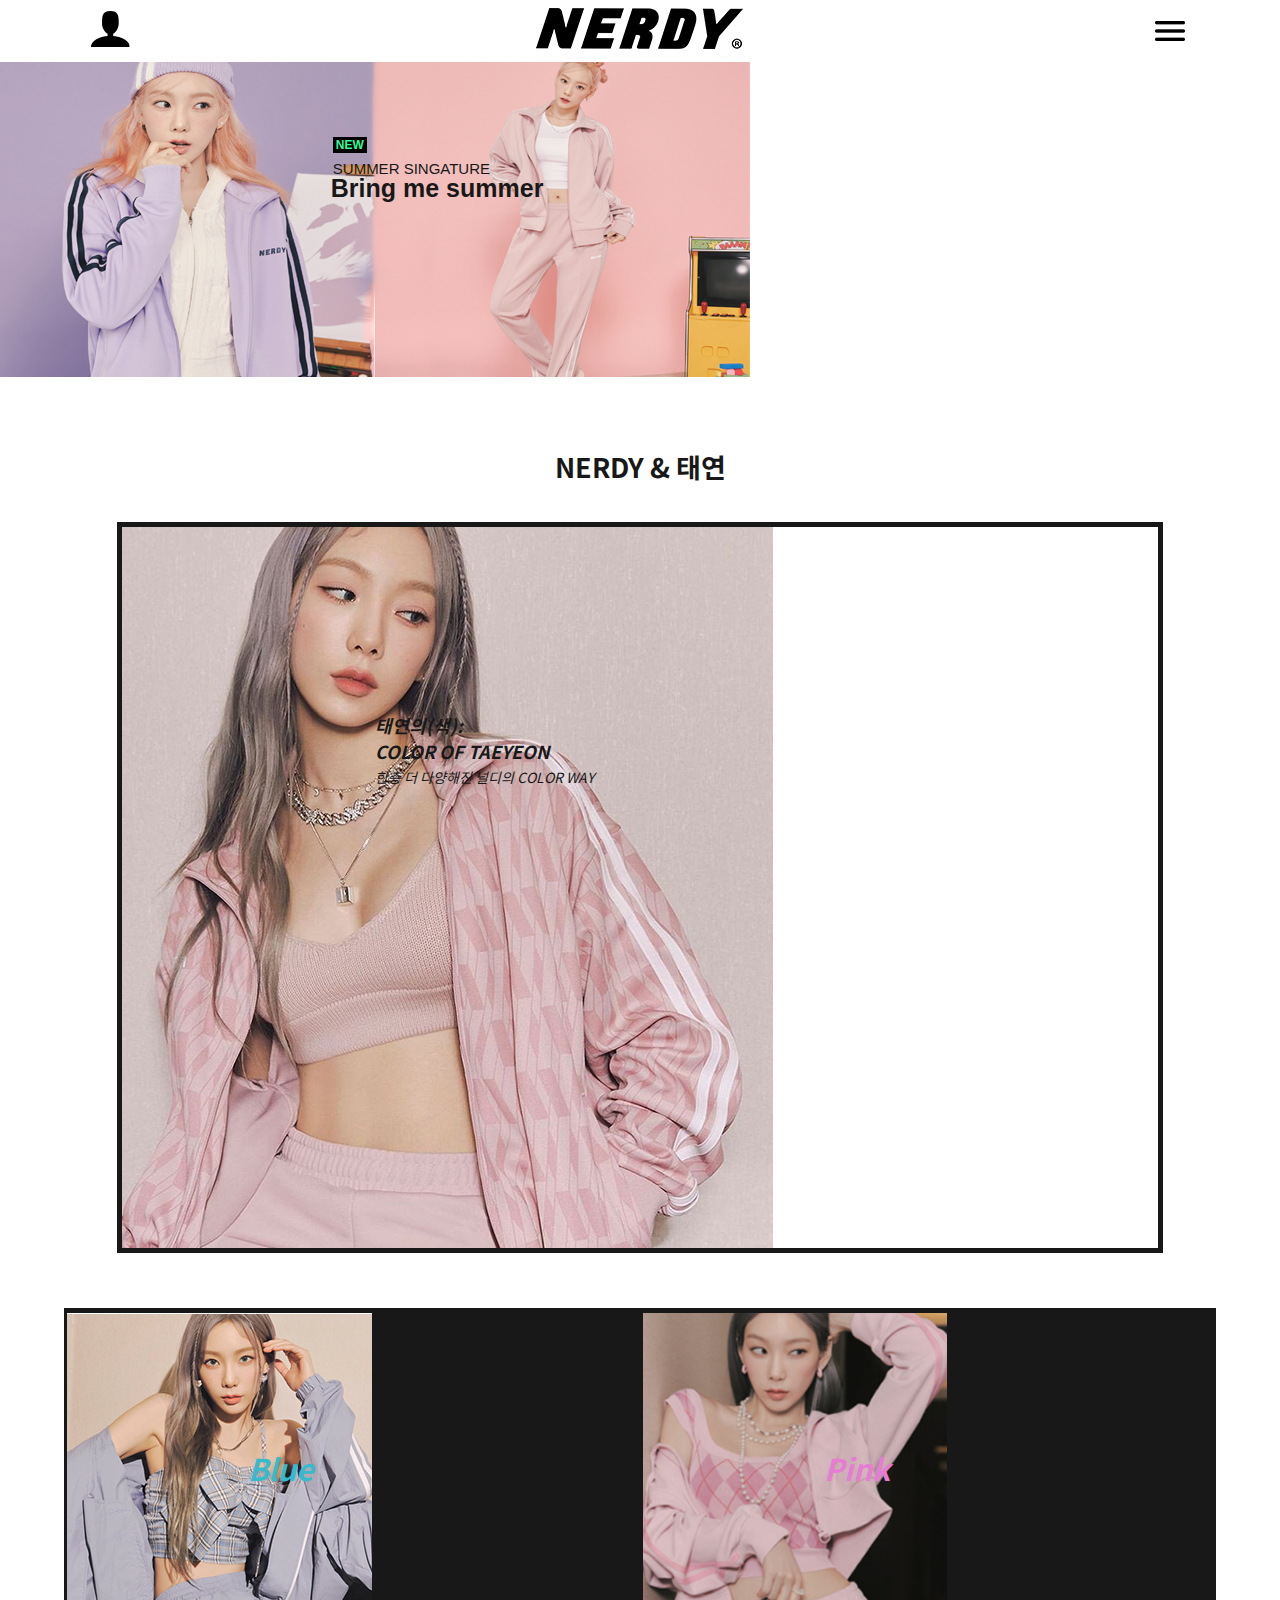
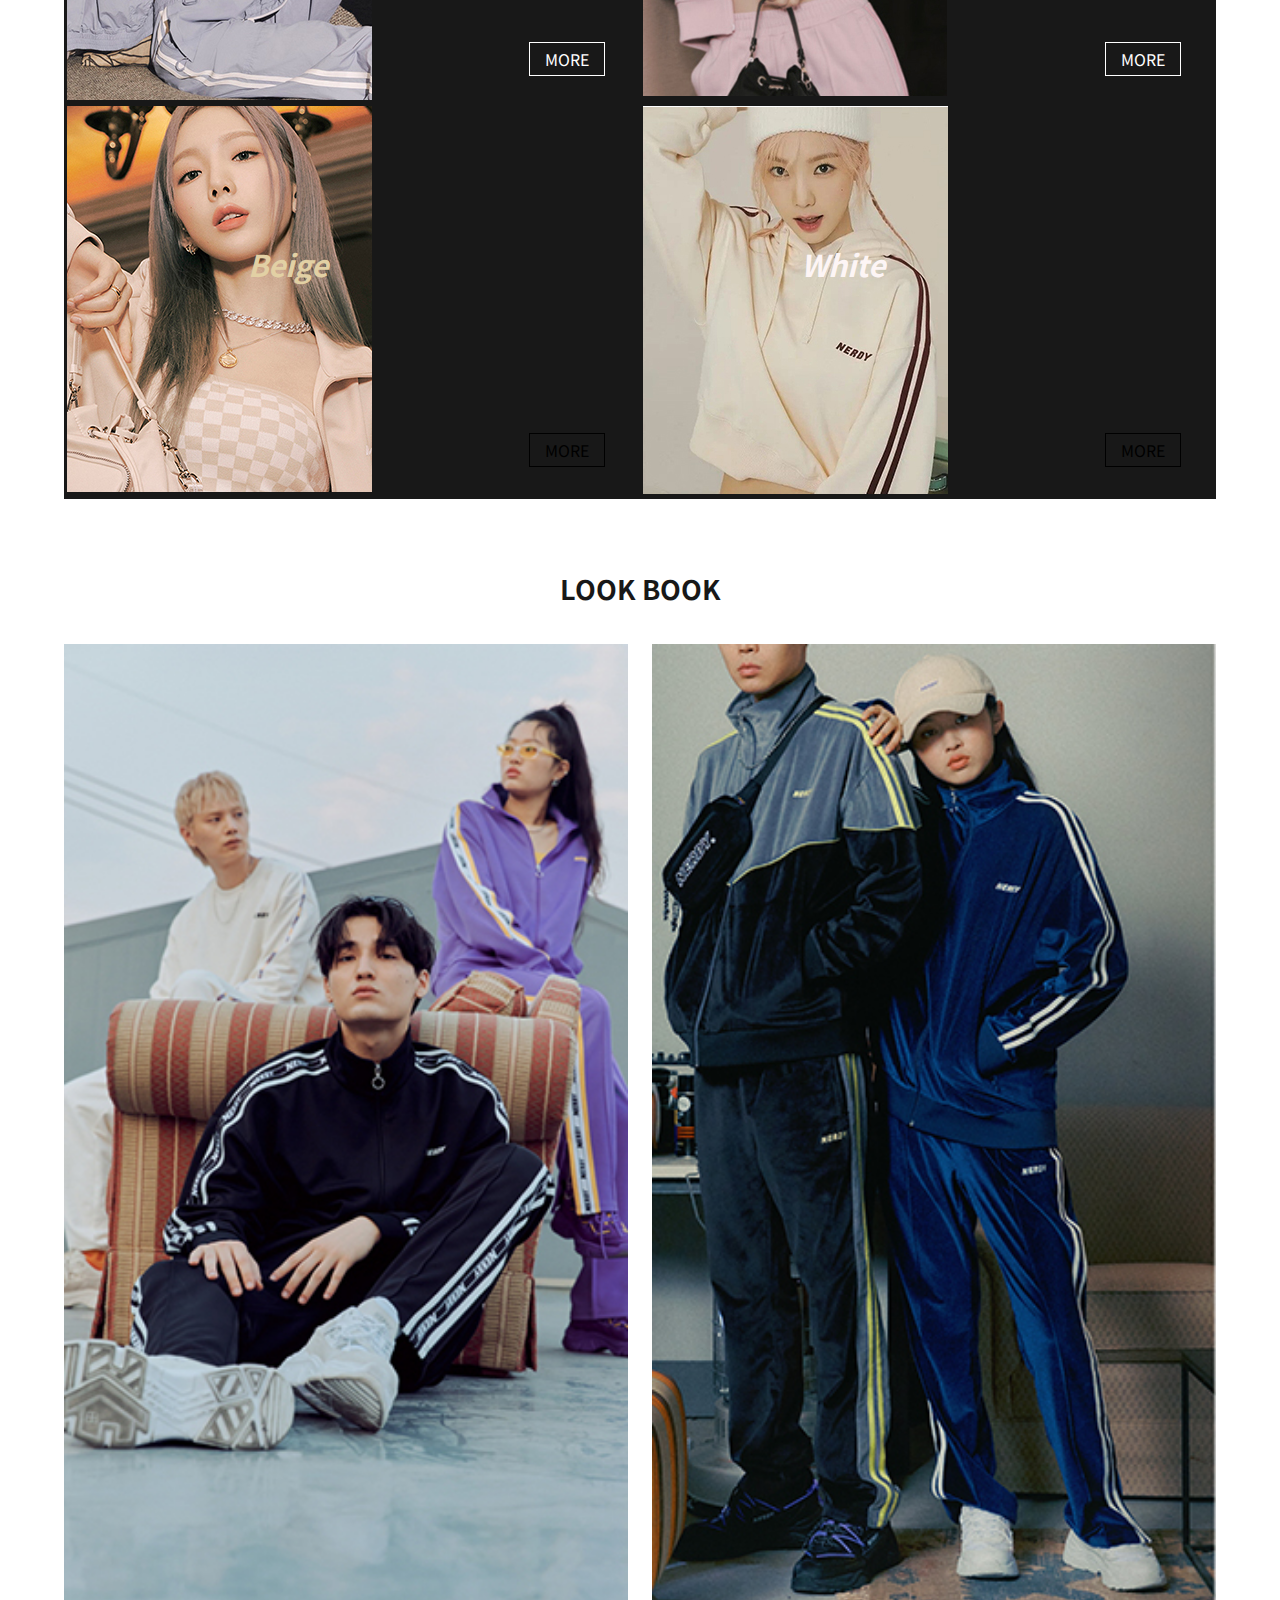
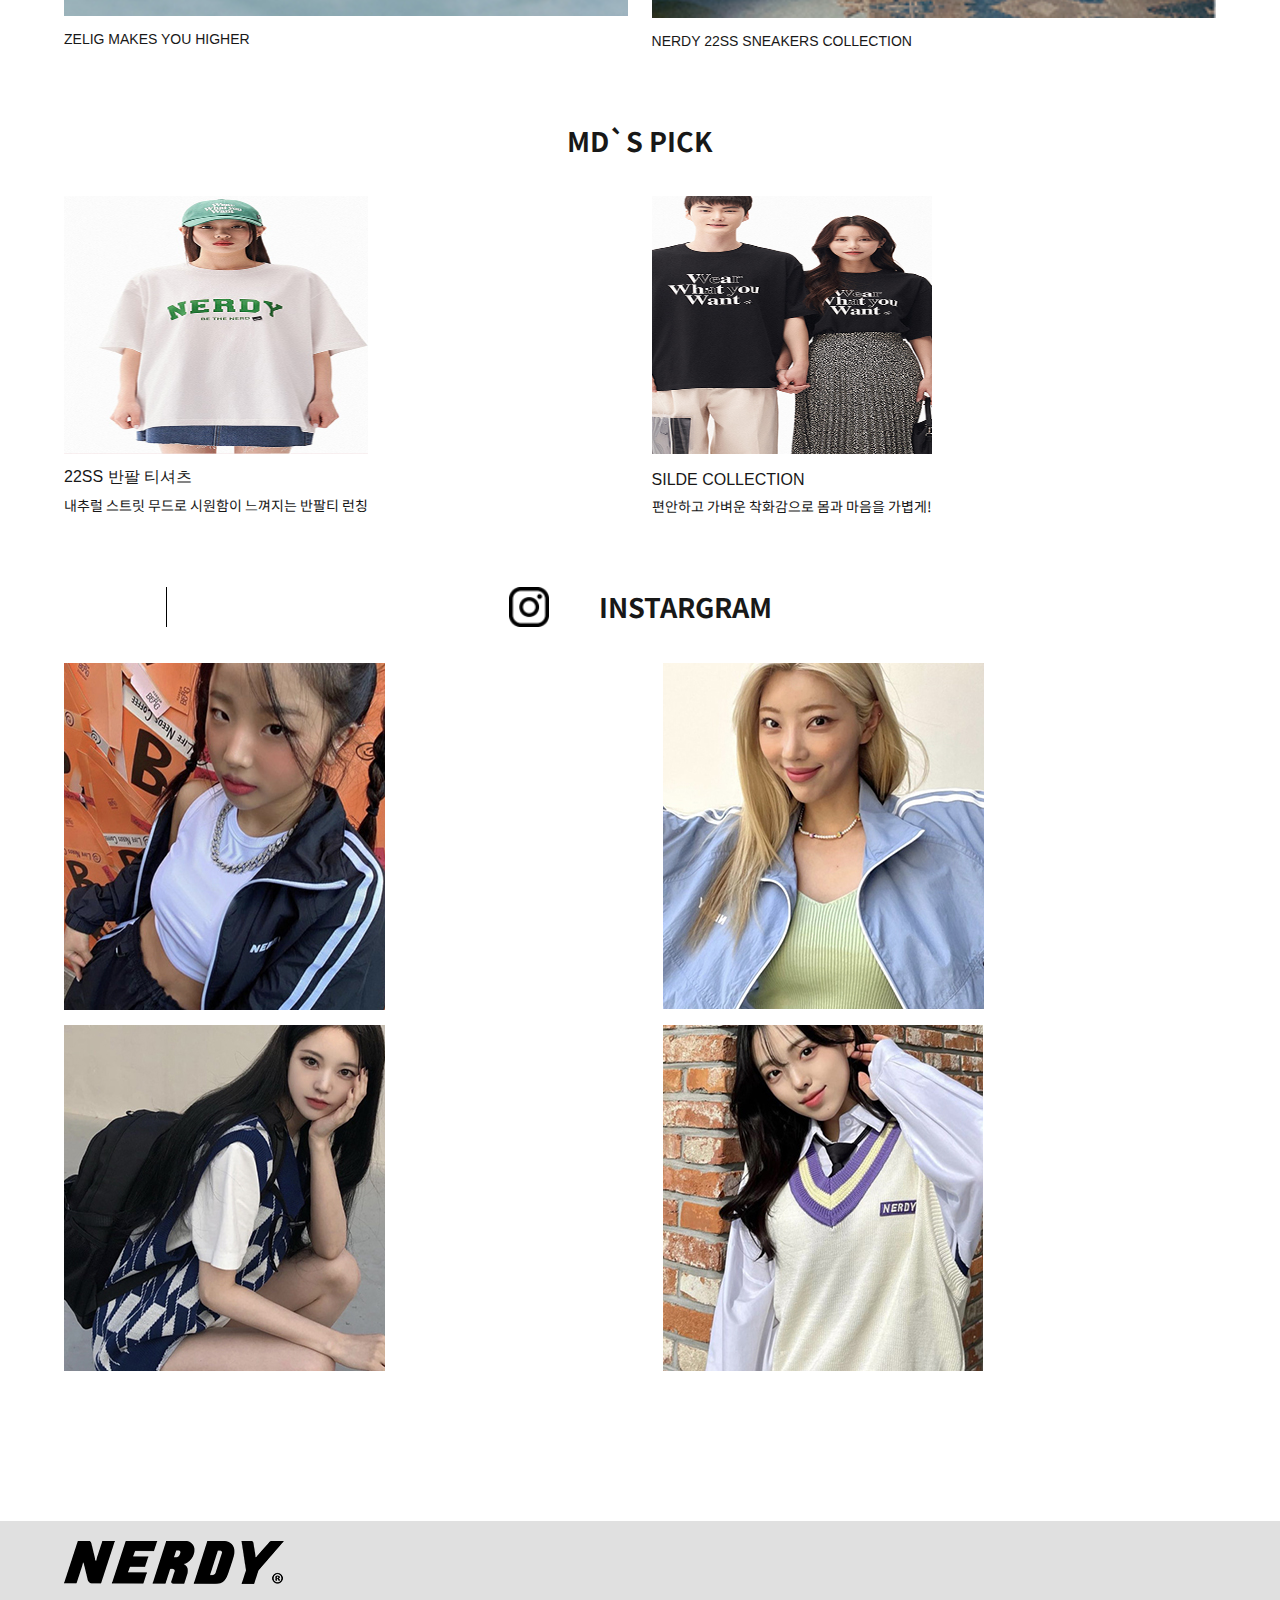
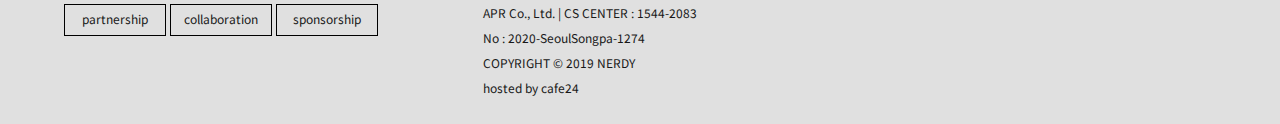
<file: nerdy/nerdyM.html>
<!DOCTYPE html>
<html lang="en">
<head>
    <meta charset="UTF-8">
    <meta http-equiv="X-UA-Compatible" content="IE=edge">
    <meta name="viewport" content="width=device-width, initial-scale=1.0">
    <title>Document</title>
    <link rel="stylesheet" href="./style/defulatM.css" type="text/css">
</head>
<body>
    <header id="header">
        <div class="inner">
            <div class="header_wrap">
                <div class="mypage">
                    <a href="#"><img src="./images/mobile/images/header_mypage.png" alt="마이페이지"></a>
                </div>
                <div class="logo">
                    <a href="./nerdyM.html"><img src="./images/mobile/images/header_logo.png" alt="널디 로고"></a>
                </div>
                <div class="menu">
                    <a href="#"><img src="./images/mobile/images/header_menu.png" alt="메뉴"></a>
                </div>
            </div>
        </div>
        <nav id="nav">
            <div class="nav_header">
                <div class="nav_logo">
                    <a href="./nerdyM.html"><img src="./images/mobile/images/header_logo.png" alt="로고"></a>
                </div>
                <div class="nav_cancle">
                    <span class="cancle"></span>
                    <span class="cancle"></span>
                </div>
            </div>

            <div class="gnb_bg">

            </div>

            <ul class="nav_gnb">
                <div class="gnb_bg">
                
                </div>
                <li class="gnb_main">
                  
                    <div class="gnb_tit">
                    베스트
                    </div>
                   
                    <ul class="gnb_sub">
                        <li><a href="#">베스트</a></li>
                    </ul>
                </li>
                <li class="gnb_main">
                    <div class="gnb_tit">
                        온라인 단독
                        </div>
                    <ul class="gnb_sub">
                        <li><a href="#">온라인 단독</a></li>
                    </ul>
                </li>
                <li class="gnb_main">
                    <div class="gnb_tit">
                        의류 *
                        </div>
                    <ul class="gnb_sub">
                        <li><a href="./nerdyMsub.html">상의 *</a></li>
                        <li><a href="#">하의</a></li>
                        <li><a href="#">트랙터</a></li>
                        <li><a href="#">아우터</a></li>
                    </ul>
                </li>
                <li class="gnb_main">
                    <div class="gnb_tit">
                        신발
                        </div>
                    <ul class="gnb_sub">
                        <li><a href="#">운동화</a></li>
                        <li><a href="#">슬라이드</a></li>
                    </ul>
                </li>
                <li class="gnb_main">
                    <div class="gnb_tit">
                        가방
                        </div>
                    <ul class="gnb_sub">
                        <li><a href="#">all</a></li>
                    </ul>
                </li>
                <li class="gnb_main">
                    <div class="gnb_tit">
                        액새서리
                        </div>
                    <ul class="gnb_sub">
                        <li>
                            <a href="#">모자</a>
                        </li>
                        <li>
                            <a href="#"> 래쉬가드</a>
                        </li>
                        <li>
                            <a href="#">ETC</a>
                        </li>
                    </ul>
                </li>
                <li class="gnb_main">
                    <div class="gnb_tit">
                        커뮤니티
                        </div>
                    <ul class="gnb_sub">
                        <li>
                            <a href="#">커뮤니티</a>
                        </li>
                    </ul>
                </li>
    
    
            </ul>
    </nav>
    
    </header>
    <div id="visual">
        <div class="visual_img">
            <img src="./images/mobile/images/visual.jpg" alt="비쥬얼이미지">
        </div>
       
            <div class="visual_txt">               
                <div class="new">
                    <span>NEW</span>
                </div>
                <div class="summer">
                    <span>SUMMER SINGATURE</span>
                </div>  
                <div class="bring"> 
                    <span>Bring me summer</span>
                </div>
            </div>
            
    </div>
    <main id="contents">
        <section class="sec sec1">
            <div class="inner">
                <div class="sec_tit sec1_tit">
                    <h2>NERDY & 태연</h2>
                </div>
                <div class="sec1_wrap">
                    <div class="main_img_txt">
                        <div class="main_img">
                            <img src="./images/t_main.jpg" alt="태연 메인이미지">
                        </div>
                        <div class="main_txt">
                            <span class="main_txt_tit">태연의(색):</span>
                            <span class="main_txt_tit">COLOR OF TAEYEON</span>
                            <span>한층 더 다양해진 널디의 COLOR WAY</span>
                        </div>                   
                    </div>                   
             
                </div>
                <ul class="right_img">
                    <li class="tb">
                   
                             <img src="./images/mobile/images/sec1_blue.jpg" alt="태연 블루이미지">
                     
                        <span>Blue</span>
                        <a href="#" class="more_btn_white">MORE</a>
                    </li>
                    <li class="tp">
                       
                              <img src="./images/mobile/images/sec1_pink.jpg" alt="태연 핑크이미지">
                   
                        <span>Pink</span>
                        <a href="#" class="more_btn_white">MORE</a>
                    </li>
                    <li class="te">
                        
                            <img src="./images/mobile/images/sec1_beige.jpg" alt="태연 베이지이미지">
                       
                        <span>Beige</span>
                        <a href="#" class="more_btn_black">MORE</a>
                    </li>
                    <li class="tw">
                       
                            <img src="./images/mobile/images/sec1_white.jpg" alt="태연 화이트이미지">
                        
                        <span>White</span>
                        <a href="#" class="more_btn_black">MORE</a>
                    </li>
                </ul>
            </div>
        </section>
        <section class="sec sec2">
            <div class="inner">
                <div class="sec2_wrap">
                    <div class="lookbook">
                        <div class="sec_tit sec_2_tit">
                           <h2>LOOK BOOK</h2>
                        </div>
                        <ul class="lookbook_wrap">
                            <li>
                                <img src="./images/mobile/images/lookbook_1.jpg" alt="룩복이미지1">
                                <a href="#">
                                    <h4>ZELIG MAKES YOU HIGHER</h4>
                                </a>
                            </li>
                            <li>
                                <img src="./images/mobile/images/lookbook_2.jpg" alt="룩복이미지2">
                                <a href="#">
                                    <h4>NERDY 22SS SNEAKERS  COLLECTION</h4>
                                </a>    
                            </li>
                        </ul>
                    </div>
                    <div class="mdpick">
                        <div class="sec_tit sec_2_2_tit">
                            <h2>MD`S PICK</h2>
                        </div>
                        <ul class="mdpick_wrap">
                            <li>
                                <a href="#">
                                <img src="./images/mobile/images/md_1.jpg" alt="엠디이미지1">
                                
                                    <h4>22SS 반팔 티셔츠</h4>
                                    <span>내추럴 스트릿 무드로 시원함이 느껴지는 반팔티 런칭</span>
                                </a>    
                            </li>
                            <li class="md_margin">
                                <a href="#">
                                <img src="./images/mobile/images/md_2.jpg" alt="엠디이미지2">
                                
                                    <h4>SILDE COLLECTION</h4>
                                    <span>편안하고 가벼운 착화감으로 몸과 마음을 가볍게!</span>
                                </a>
                            </li>
                        </ul>
                    </div>
                </div>
            </div>
        </section>
        <section class="sec sec3">
            <div class="inner">
                <div class="sec_tit sec3_tit">                   
                   
                        <img src="./images/instar_icon.png" alt="인스타아이콘">
                        <h2>INSTARGRAM</h2>
                  
                </div>
                <ul class="instar_Wrap">
                    <li><a href="#"><img src="./images/mobile/images/instar_1.jpg" alt="일반인 인스타1"></a></li>
                    <li><a href="#"><img src="./images/mobile/images/instar_2.jpg" alt="일반인 인스타2"></a></li>
                    <li><a href="#"><img src="./images/mobile/images/instar_3.jpg" alt="일반인 인스타3"></a></li>
                    <li><a href="#"><img src="./images/mobile/images/instar_4.jpg" alt="일반인 인스타4"></a></li>
                </ul>
            </div>
        </section>
      
    </main>
    <footer id="footer">
        <div class="inner">
        <div class="footer_logo">
            <img src="./images/mobile/images/m_footer_logo.png" alt="널디">
        </div>
        <div class="pcs_txt">
            <div class="pcs">
                <a href="#">partnership</a>
                <a href="#">collaboration</a>
                <a href="#">sponsorship</a>
            </div>
            <div class="footer_txt">
                <p>APR Co., Ltd. | CS CENTER : 1544-2083 </p>
                <p>No : 2020-SeoulSongpa-1274</p>
                <p>COPYRIGHT © 2019 NERDY</p>
                <p>hosted by cafe24</p>
            </div>
        </div>
    </div>
    </footer>
    <script src="https://ajax.googleapis.com/ajax/libs/jquery/3.6.0/jquery.min.js"></script>
    <script src="./js/defualt.js"></script>
</body>
</html>
</file>
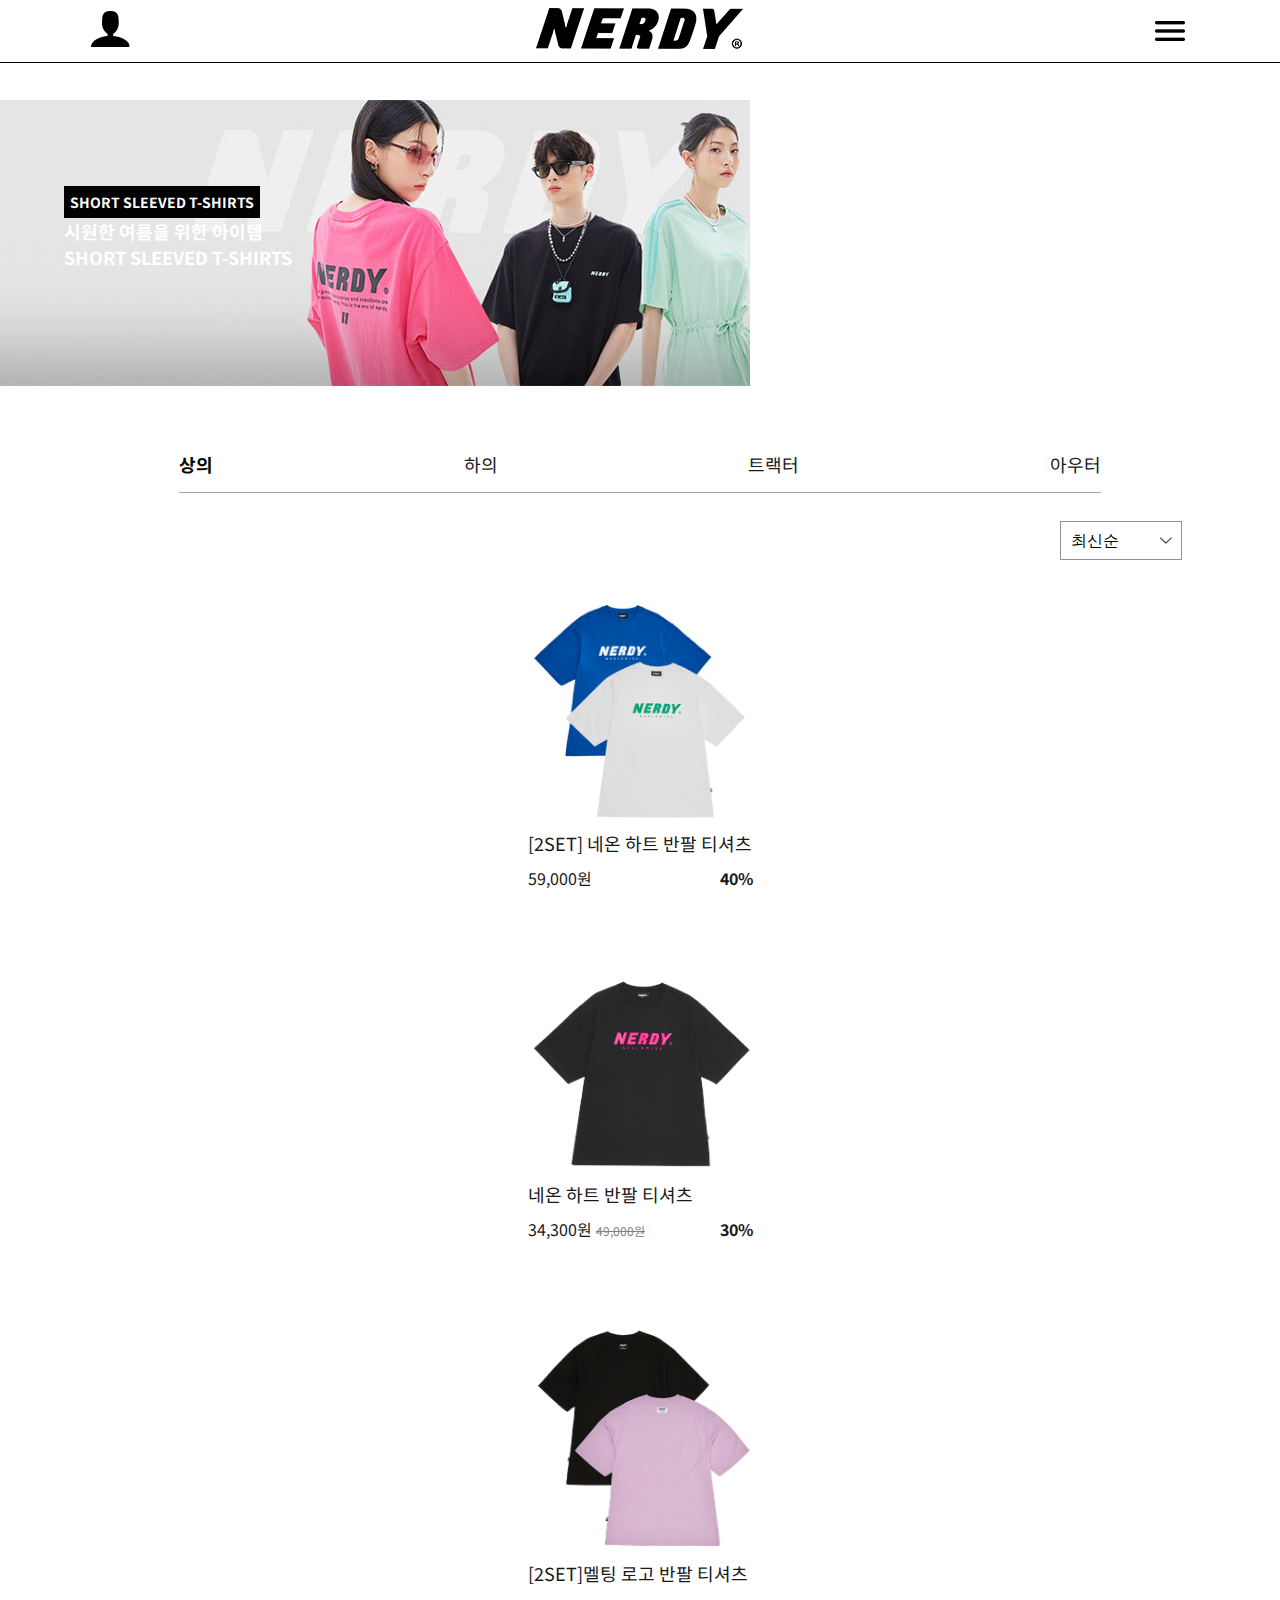
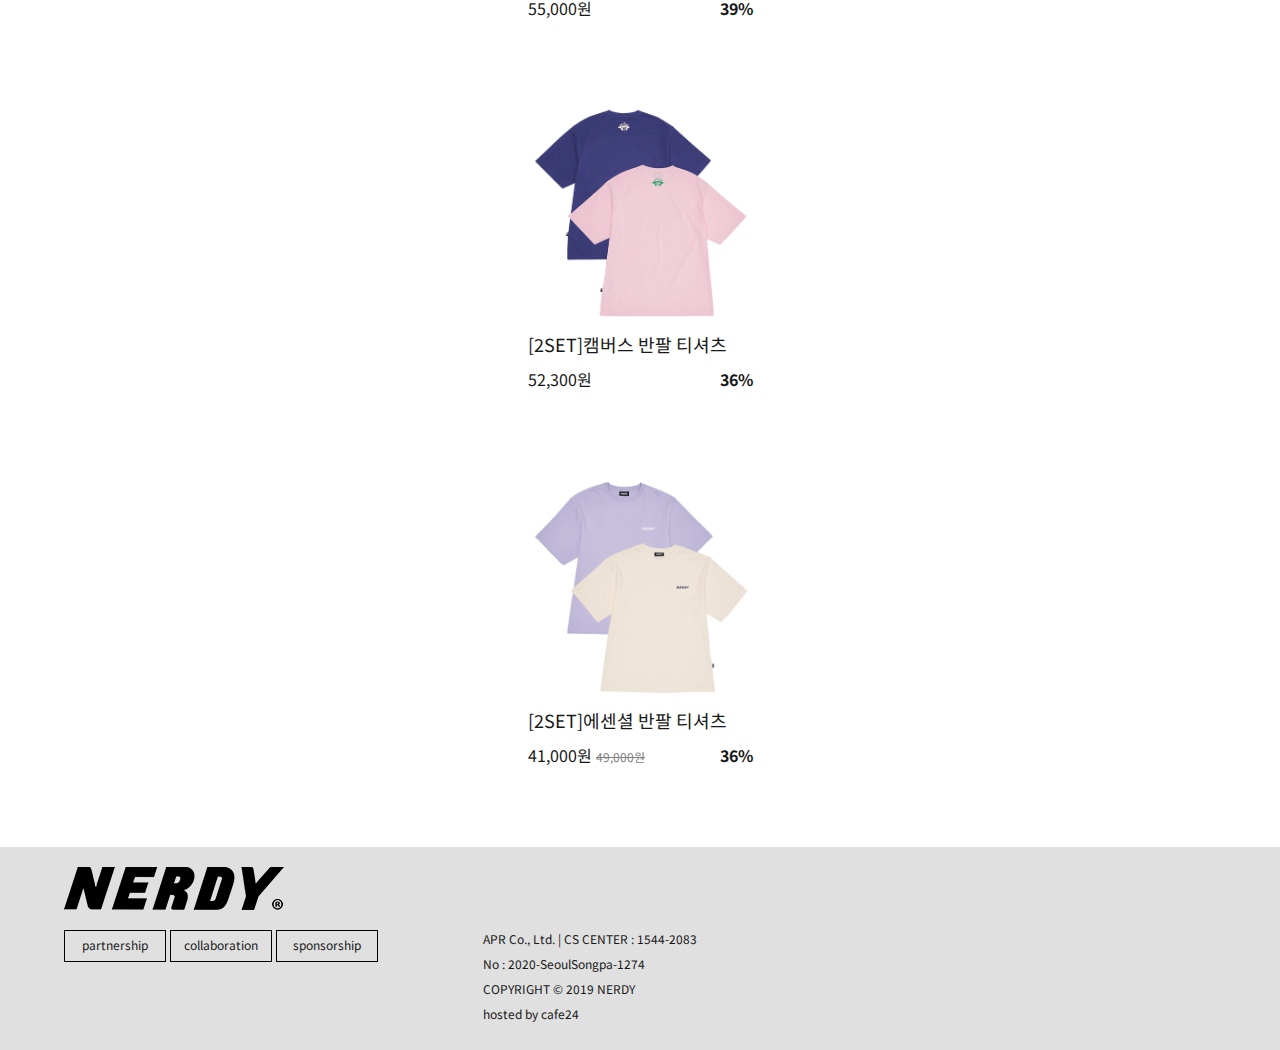
<file: nerdy/nerdyMsub.html>
<!DOCTYPE html>
<html lang="en">
<head>
    <meta charset="UTF-8">
    <meta http-equiv="X-UA-Compatible" content="IE=edge">
    <meta name="viewport" content="width=device-width, initial-scale=1.0">
    <title>Document</title>
    <link rel="stylesheet" href="./style/defualtMsub.css" type="text/css">
</head>
<body>
    <header id="header">
        <div class="inner">
            <div class="header_wrap">
                <div class="mypage">
                    <a href="#"><img src="./images/mobile/images/header_mypage.png" alt="마이페이지"></a>
                </div>
                <div class="logo">
                    <a href="./nerdyM.html"><img src="./images/mobile/images/header_logo.png" alt="널디 로고"></a>
                </div>
                <div class="menu">
                    <a href="#"><img src="./images/mobile/images/header_menu.png" alt="메뉴"></a>
                </div>
            </div>
        </div>
        <nav id="nav">
            <div class="nav_header">
                <div class="nav_logo">
                    <a href="./nerdyM.html"><img src="./images/mobile/images/header_logo.png" alt="로고"></a>
                </div>
                <div class="nav_cancle">
                    <span class="cancle"></span>
                    <span class="cancle"></span>
                </div>
            </div>
            <div class="gnb_bg">

            </div>
            <ul class="nav_gnb">
                <div class="gnb_bg">
                
                </div>
                <li class="gnb_main">
                  
                    <div class="gnb_tit">
                    베스트
                    </div>
                   
                    <ul class="gnb_sub">
                        <li><a href="#">베스트</a></li>
                    </ul>
                </li>
                <li class="gnb_main">
                    <div class="gnb_tit">
                        온라인 단독
                        </div>
                    <ul class="gnb_sub">
                        <li><a href="#">온라인 단독</a></li>
                    </ul>
                </li>
                <li class="gnb_main">
                    <div class="gnb_tit">
                        의류 *
                        </div>
                    <ul class="gnb_sub">
                        <li><a href="#">상의 *</a></li>
                        <li><a href="#">하의</a></li>
                        <li><a href="#">트랙터</a></li>
                        <li><a href="#">아우터</a></li>
                    </ul>
                </li>
                <li class="gnb_main">
                    <div class="gnb_tit">
                        신발
                        </div>
                    <ul class="gnb_sub">
                        <li><a href="#">운동화</a></li>
                        <li><a href="#">슬라이드</a></li>
                    </ul>
                </li>
                <li class="gnb_main">
                    <div class="gnb_tit">
                        가방
                        </div>
                    <ul class="gnb_sub">
                        <li><a href="#">all</a></li>
                    </ul>
                </li>
                <li class="gnb_main">
                    <div class="gnb_tit">
                        액새서리
                        </div>
                    <ul class="gnb_sub">
                        <li>
                            <a href="#">모자</a>
                        </li>
                        <li>
                            <a href="#"> 래쉬가드</a>
                        </li>
                        <li>
                            <a href="#">ETC</a>
                        </li>
                    </ul>
                </li>
                <li class="gnb_main">
                    <div class="gnb_tit">
                        커뮤니티
                        </div>
                    <ul class="gnb_sub">
                        <li>
                            <a href="#">커뮤니티</a>
                        </li>
                    </ul>
                </li>
    
    
            </ul>
    
    </header>

    <div id="visual">
        <div class="visual_img">
            <img src="./images/mobile/images/sub/sub_visual.jpg" alt="#">


            <div class="visual_txt">
                <span class="txt_bg">SHORT SLEEVED T-SHIRTS</span>
                <span>시원한 여름을 위한 아이템</span>
                <span>SHORT SLEEVED T-SHIRTS</span>
            </div>
       
        </div>
        
    </div>
    <main id="contents">
        <div class="inner">
        <div class="tap_menu">
            <span>상의</span>
            <span>하의</span>
            <span>트랙터</span>
            <span>아우터</span>
        </div>
        <form class="form1">
            <div class="sel">
                <select name="sub2" id="sub2">
                    
                    <option value="sub2" class="sub22">최신순</option>
                    <option value="sub2" class="sub22">주문많은순</option>
                    <option value="sub2" class="sub22">리뷰많은순</option>
                    <option value="sub2" class="sub22">평점높은순</option>
                </select>
               
                
            </div>
        </form>

        <ul class="cloth_wrap">
            <li class="cloth">
                <img src="./images/mobile/images/sub/sub_contents1.jpg" alt="#">
                <div class="cloth_txt">
                    <h4>[2SET] 네온 하트 반팔 티셔츠</h4>
                    <div class="price_dis">
                        <span class="price">59,000원</span>
                        <span class="discount">40%</span>
                    </div>
                </div>
            </li>
            <li class="cloth">
                <img src="./images/mobile/images/sub/sub_contents2.jpg" alt="#">
                <div class="cloth_txt">
                    <h4>네온 하트 반팔 티셔츠</h4>
                    <div class="price_dis">
                        <span class="price">34,300원</span>
                        <span class="price_before">49,000원</span>
                        <span class="discount">30%</span>
                    </div>
                </div>
               
            </li>
            <li class="cloth">
                <img src="./images/mobile/images/sub/sub_contents3.jpg" alt="#">
                <div class="cloth_txt">
                    <h4>[2SET]멜팅 로고 반팔 티셔츠 </h4>
                    <div class="price_dis">
                        <span class="price">55,000원</span>
                        <span class="discount">39%</span>
                    </div>
                </div>
            </li>
            <li class="cloth">
                <img src="./images/mobile/images/sub/sub_contents4.jpg" alt="#">
                <div class="cloth_txt">
                    <h4>[2SET]캠버스 반팔 티셔츠</h4>
                    <div class="price_dis">
                        <span class="price">52,300원</span>
                        <span class="discount">36%</span>
                    </div>
                </div>
            </li>
            <li class="cloth">
                <img src="./images/mobile/images/sub/sub_contents5.jpg" alt="#">
                <div class="cloth_txt">
                    <h4>[2SET]에센셜 반팔 티셔츠</h4>
                    <div class="price_dis">
                        <span class="price">41,000원</span>
                        <span class="price_before">49,000원</span>
                        <span class="discount">36%</span>
                    </div>
                </div>
            </li>
        </ul>
        <ul class="cloth_wrap">
            <li class="cloth">
                <img src="./images/mobile/images/sub/contents2_1.jpg" alt="#">
                <div class="cloth_txt">
                    <h4>팔레트 트랙 팬츠</h4>
                    <div class="price_dis">
                        <span class="price">89,100원</span>
                        <span class="discount">10%</span>
                    </div>
                </div>
            </li>
            <li class="cloth">
                <img src="./images/mobile/images/sub/contents2_2.jpg" alt="#">
                <div class="cloth_txt">
                    <h4>프리즘 트랙 팬츠</h4>
                    <div class="price_dis">
                        <span class="price">85,500원</span>
                        <span class="discount">10%</span>
                    </div>
                </div>
            </li>
            <li class="cloth">
                <img src="./images/mobile/images/sub/contents2_3.jpg" alt="#">
                <div class="cloth_txt">
                    <h4>투웨이 카고 팬츠</h4>
                    <div class="price_dis">
                        <span class="price">89,100</span>
                        <span class="discount">10%</span>
                    </div>
                </div>
            </li>
            <li class="cloth">
                <img src="./images/mobile/images/sub/contents2_4.jpg" alt="#">
                <div class="cloth_txt">
                    <h4>트위스트 조거 팬츠</h4>
                    <div class="price_dis">
                        <span class="price">76,500</span>
                        <span class="discount">10%</span>
                    </div>
                </div>
            </li>
            <li class="cloth">
                <img src="./images/mobile/images/sub/contents2_5.png" alt="#">
                <div class="cloth_txt">
                    <h4>레이어드 조거 팬츠</h4>
                    <div class="price_dis">
                        <span class="price">62,100원</span>
                        <span class="discount">10%</span>
                    </div>
                </div>
            </li>
        </ul>
        <ul class="cloth_wrap">
            <li class="cloth">
                <img src="./images/mobile/images/sub/contents4_1.png" alt="#">
                <div class="cloth_txt">
                    <h4>팔레트 트랙 세트</h4>
                    <div class="price_dis">
                        <span class="price">166,400원</span>
                        <span class="discount">20%</span>
                    </div>
                </div>
            </li>
            <li class="cloth">
                <img src="./images/mobile/images/sub/contents4_2.png" alt="#">
                <div class="cloth_txt">
                    <h4>프리즘 트랙 세트</h4>
                    <div class="price_dis">
                        <span class="price">155,200원</span>
                        <span class="discount">20%</span>
                    </div>
                </div>
            </li>
            <li class="cloth">
                <img src="./images/mobile/images/sub/contents4_3.png" alt="#">
                <div class="cloth_txt">
                    <h4>트위스트 풀오버 후디 세트</h4>
                    <div class="price_dis">
                        <span class="price">139,200원</span>
                        <span class="discount">20%</span>
                    </div>
                </div>
            </li>
            <li class="cloth">
                <img src="./images/mobile/images/sub/contents4_4.png" alt="#">
                <div class="cloth_txt">
                    <h4>레이어드 커시브 후디 세트</h4>
                    <div class="price_dis">
                        <span class="price">126,400원</span>
                        <span class="discount">20%</span>
                    </div>
                </div>
            </li>
            <li class="cloth">
                <img src="./images/mobile/images/sub/contents4_5.png" alt="#">
                <div class="cloth_txt">
                    <h4>우먼스 테리 크롭 후디 세트</h4>
                    <div class="price_dis">
                        <span class="price">131,200원</span>
                        <span class="discount">20%</span>
                    </div>
                </div>
            </li>
        </ul>
        <ul class="cloth_wrap">
            <li class="cloth">
                <img src="./images/mobile/images/sub/contents3_1.jpg" alt="#">
                <div class="cloth_txt">
                    <h4>플러피 플리스 후디 자켓</h4>
                    <div class="price_dis">
                        <span class="price">79,200원</span>
                        <span class="discount">20%</span>
                    </div>
                </div>
            </li>
            <li class="cloth">
                <img src="./images/mobile/images/sub/contents3_2.jpg" alt="#">
                <div class="cloth_txt">
                    <h4>우먼스 크롭 에코 후드 집업</h4>
                    <div class="price_dis">
                        <span class="price">119,200원</span>
                        <span class="discount">20%</span>
                    </div>
                </div>
            </li>
            <li class="cloth">
                <img src="./images/mobile/images/sub/contents3_3.jpg" alt="#">
                <div class="cloth_txt">
                    <h4>넵튠 다운 자켓</h4>
                    <div class="price_dis">
                        <span class="price">159,200원</span>
                        <span class="discount">20%</span>
                    </div>
                </div>
            </li>
            <li class="cloth">
                <img src="./images/mobile/images/sub/contents3_4.jpg" alt="#">
                <div class="cloth_txt">
                    <h4>주피터 다운 자켓</h4>
                    <div class="price_dis">
                        <span class="price">199,200원</span>
                        <span class="discount">20%</span>
                    </div>
                </div>
            </li>
            <li class="cloth">
                <img src="./images/mobile/images/sub/contents3_5.jpg" alt="#">
                <div class="cloth_txt">
                    <h4>엔와이 다운 자켓</h4>
                    <div class="price_dis">
                        <span class="price">207,200원</span>
                        <span class="discount">20%</span>
                    </div>
                </div>
            </li>
        </ul>


    </div>
    </main>


    <footer id="footer">
        <div class="inner">
        <div class="footer_logo">
            <img src="./images/mobile/images/m_footer_logo.png" alt="널디">
        </div>
        <div class="pcs_txt">
            <div class="pcs">
                <a href="#">partnership</a>
                <a href="#">collaboration</a>
                <a href="#">sponsorship</a>
            </div>
            <div class="footer_txt">
                <p>APR Co., Ltd. | CS CENTER : 1544-2083 </p>
                <p>No : 2020-SeoulSongpa-1274</p>
                <p>COPYRIGHT © 2019 NERDY</p>
                <p>hosted by cafe24</p>
            </div>
        </div>
    </div>
    </footer>
    <script src="https://ajax.googleapis.com/ajax/libs/jquery/3.6.0/jquery.min.js"></script>
    <script src="./js/defualt.js"></script>
</body>
</html>
</file>
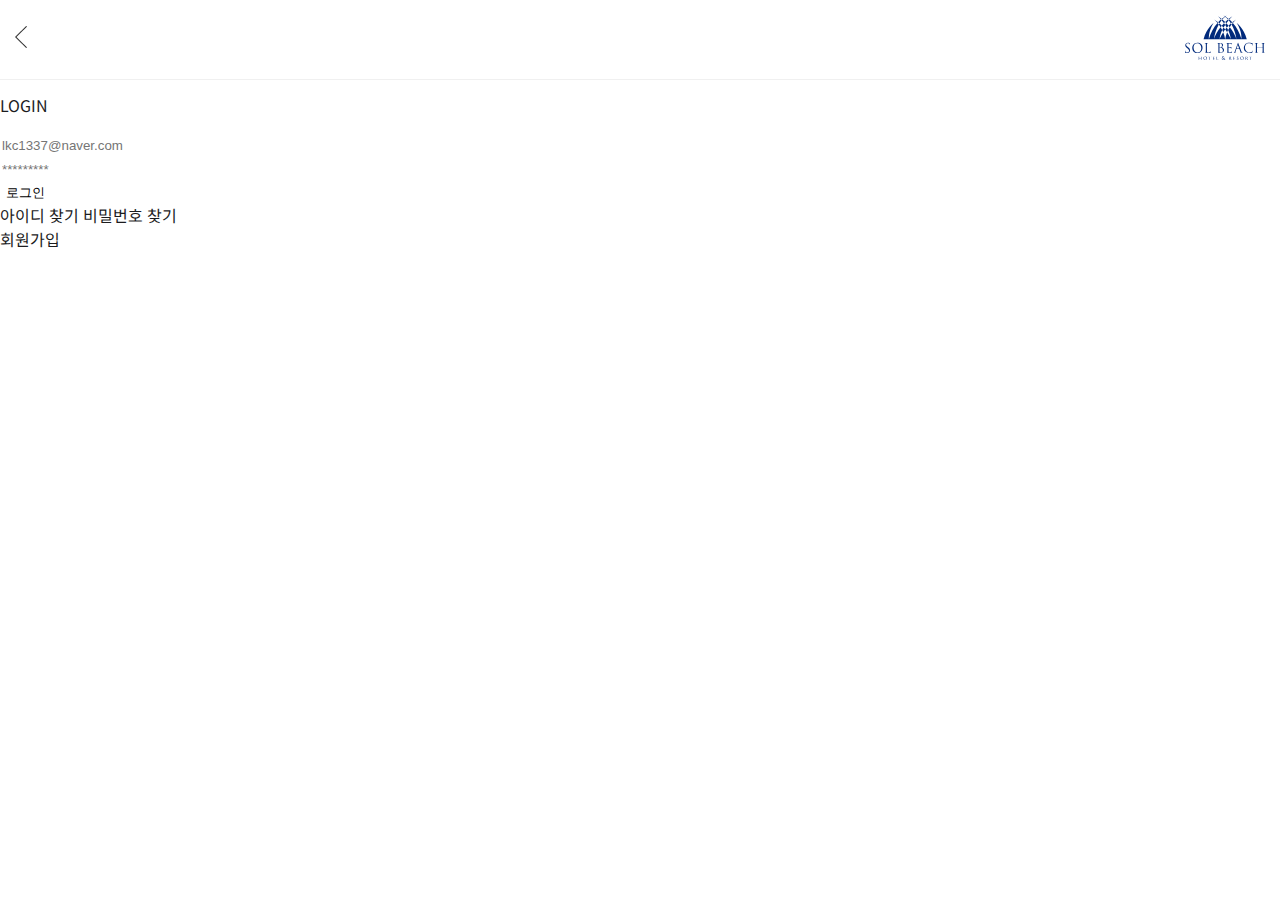
<file: solbeach/login.html>
<!DOCTYPE html>
<html lang="en">
<head>
    <meta charset="UTF-8">
    <meta http-equiv="X-UA-Compatible" content="IE=edge">
    <meta name="viewport" content="width=device-width, initial-scale=1.0">
    <title>Document</title>
    <link rel="stylesheet" href="./style/common.css">
    
   
</head>
<body>
    <header id="header">
        <div class="header_inner">
            <div class="logo">
                <h1>
                    <span class="bl">솔비치호텔</span>
                     <a href="#">
                         <img src="./images/header_logo.svg" alt="로고">
                     </a>
                </h1>
            </div><!---->
            <div class="mypage">
                <a href="#">
                     <img src="./images/login/back_btn.png" alt="뒤로가기">
                 </a>
            </div>       
        </div>         
    </header>
    <div class="login_txt">
        <h2>LOGIN</h2>
    </div>
    <form action="#">
        <div class="email">
            <input type="text" placeholder="lkc1337@naver.com">
        </div>
        <div class="password">
            <input type="text" placeholder="*********">
        </div>
        <div class="login_btn">
            <button type="button">
                로그인
            </button>
        </div>       
    </form>
    <div class="search">
        <div class="id_pass_search">
            <span class="id">아이디 찾기</span>
            <span>비밀번호 찾기</span>
        </div>
        <div class="sign_up">
            <span>회원가입</span>
        </div>
    </div>
        
        <script src="https://ajax.googleapis.com/ajax/libs/jquery/3.6.0/jquery.min.js"></script>
        <script src="./js/script.js"></script>
</body>
</html>
</file>
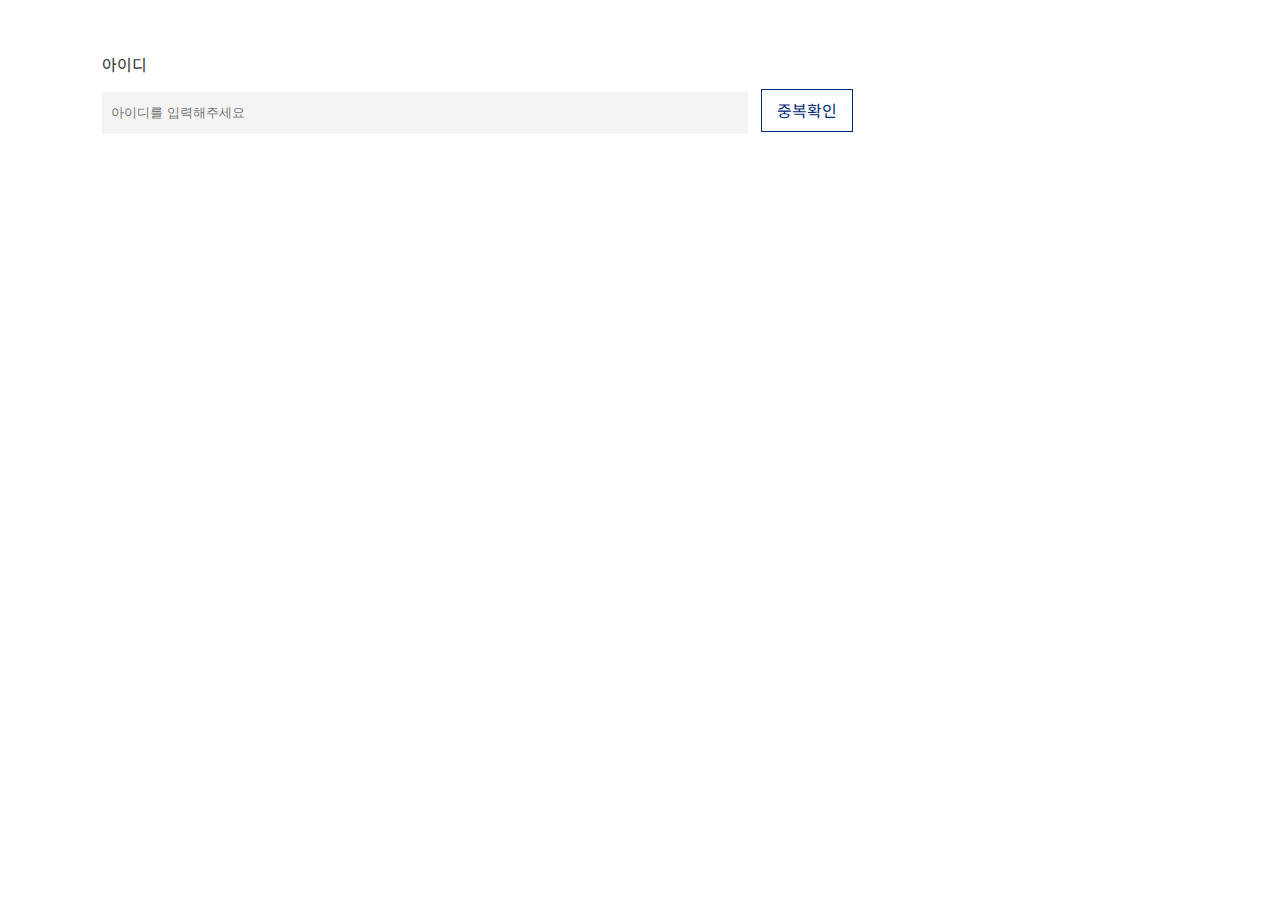
<file: solbeach/signup.html>
<!DOCTYPE html>
<html lang="en">
<head>
    <meta charset="UTF-8">
    <meta http-equiv="X-UA-Compatible" content="IE=edge">
    <meta name="viewport" content="width=device-width, initial-scale=1.0">
    <title>Document</title>
    <link rel="stylesheet" href="./style/common.css">
    <link rel="stylesheet" href="./style/id.css">
</head>
<body>
    <div class="form_area register">
        <form action="#">
            <fieldset>
                <legend class="bl">회원가입</legend>
                <ul>
                    <li class="form_row id">
                        <label for="id">아이디</label>
                        <input type="text" name="id" id="id" placeholder="아이디를 입력해주세요" autocomplete="off">                       
                        <span>중복확인</span>
                    </li>  <!-- form_row id end -->

                 
                </ul>

            </fieldset>
        </form>

</body>
</html>
</file>
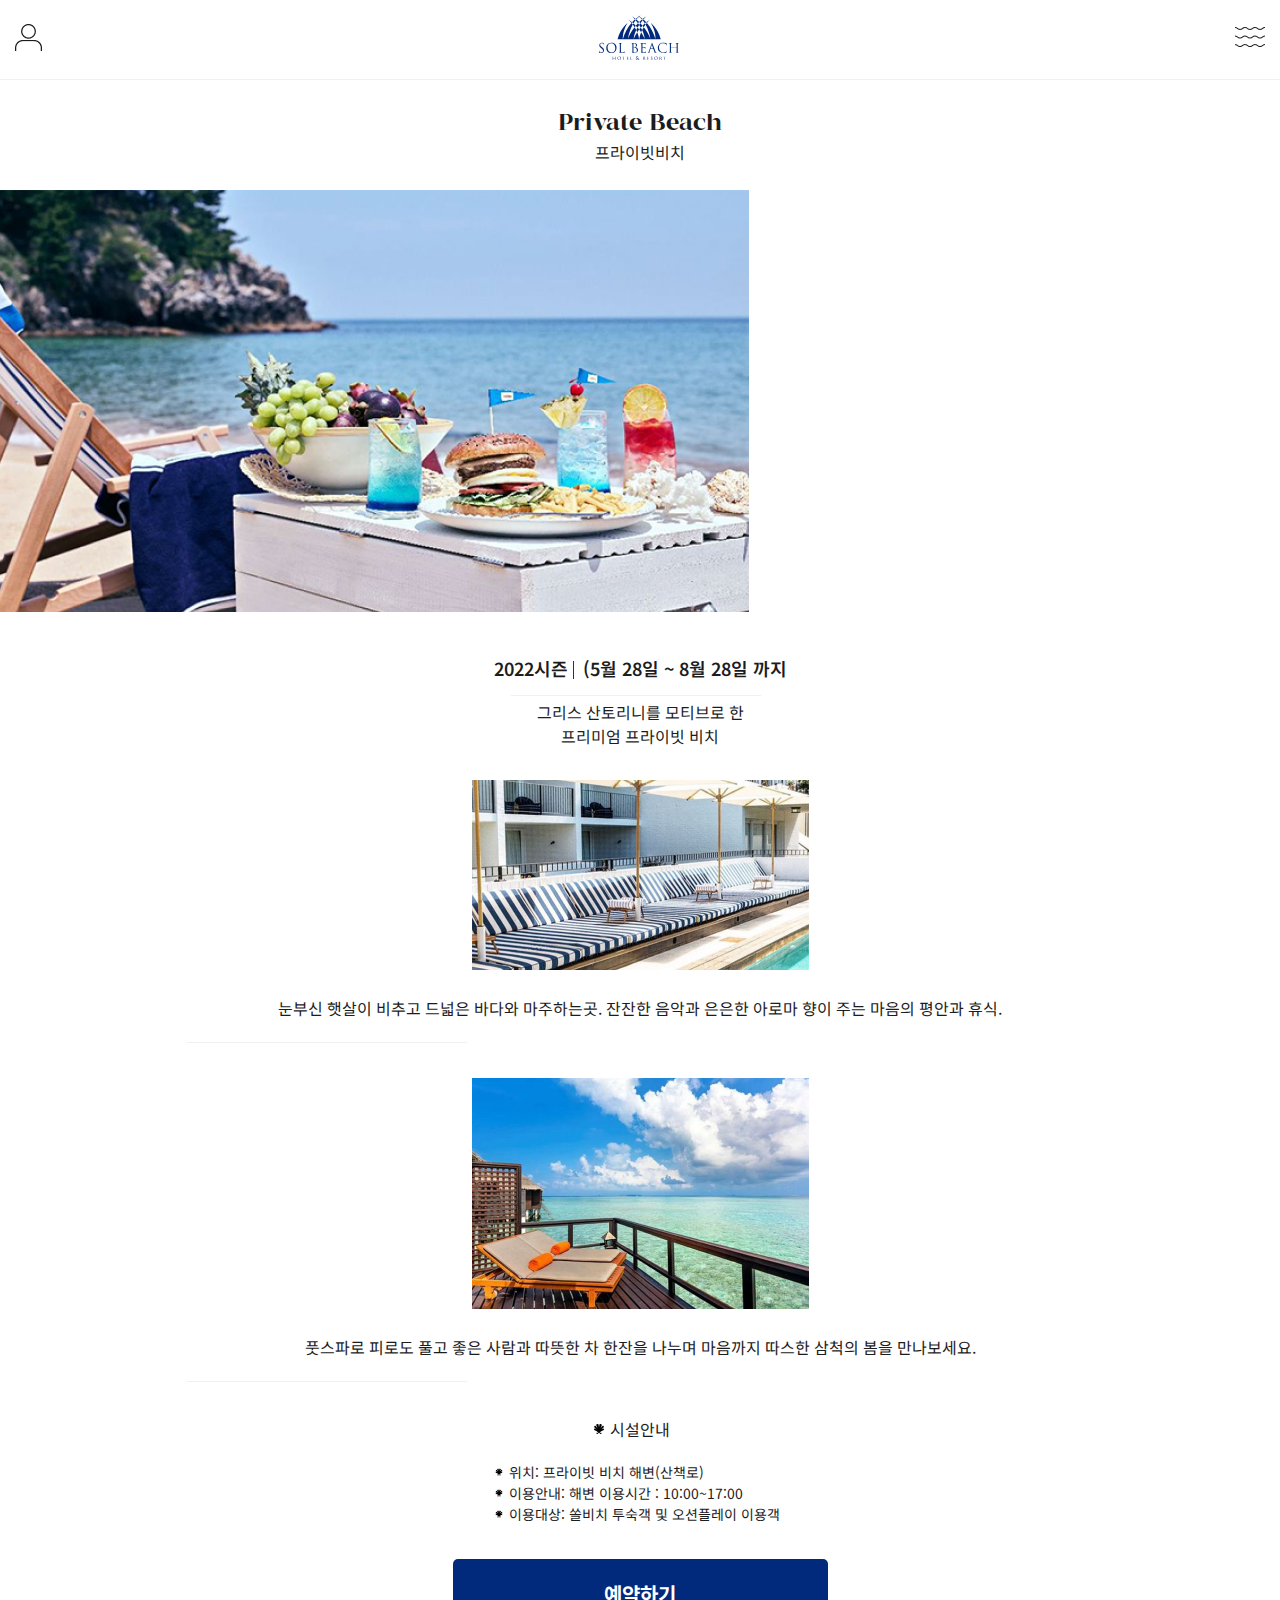
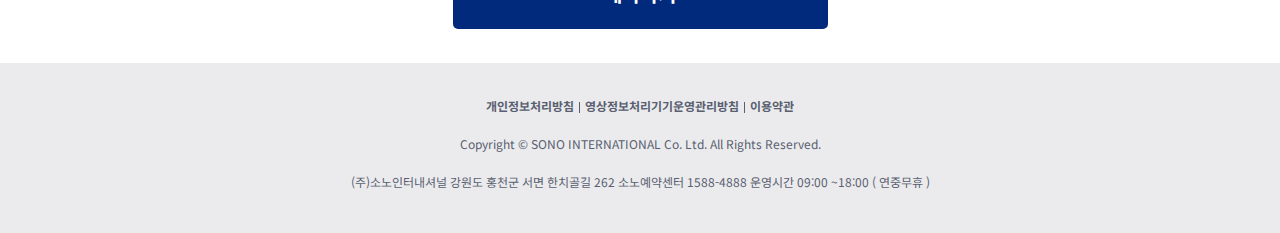
<file: solbeach/sub1.html>
<!DOCTYPE html>
<html lang="ko">
<head>
    <meta charset="UTF-8">
    <meta http-equiv="X-UA-Compatible" content="IE=edge">
    <meta name="viewport" content="width=device-width, initial-scale=1.0, maximum-scale=1, minimum-scale=1">
    <title>프라이빗비치</title>
    <link rel="stylesheet" href="./style/common.css" type="text/css">
    <link rel="stylesheet" href="./style/sub1.css" type="text/css">
</head>
<body>
    <header id="header">
        <div class="header_inner">
            <div class="logo">
                <h1>
                    <span class="bl">솔비치호텔</span>
                     <a href="./index.html">
                         <img src="./images/header_logo.svg" alt="로고">
                     </a>
                </h1>
            </div><!---->
            <div class="mypage">
                <a href="#">
                     <img src="./images/icon_mypage.png" alt="마이페이지">
                 </a>
            </div>
           
            <div class="menu">
                <a href="#">
                     <img src="./images/icon_menu.png" alt="메뉴">
                 </a>
            </div>
          </div>  
          <nav class="nav">
            <div class="header_inner">
                <div class="logo">
                    <h1>
                        <span class="bl">솔비치호텔</span>
                         <a href="./index.html">
                             <img src="./images/header_logo.svg" alt="로고">
                         </a>
                    </h1>
                </div><!---->
                <div class="mypage">
                    <a href="#">
                         <img src="./images/icon_mypage.png" alt="마이페이지">
                     </a>
                </div>
               
                <div class="btn_close">
                    <a href="#">
                        <img src="./images/icon_cancle.png" alt="취소">
                     </a>
                </div>
              </div>  
              <div class="gnb">
              <ul class="gnb_list">
                <li>
                    <div class="gnb_tit">
                        <strong>리조트안내 *</strong>
                        <a href="#" class="btn_open">
                        <span class="bl">서브메뉴열기</span>
                        <span class="open"></span>
                        <span class="open"></span>
                        </a>
                    </div>  
                    <ul class="lnb">
                        <li><a href="#">쏠비치 삼척소개</a></li>
                        <li><a href="#">쏠비치 삼척 홍보동영상</a></li>
                        <li><a href="#">산토리니 이야기</a></li>
                        <li><a href="#">Art at Solbeach</a></li>
                        <li><a href="#">프라이빗 비치 *</a></li>
                        <li><a href="#">오시는길</a></li>
                    </ul>
                </li>
                <li>
                    <div class="gnb_tit">
                    <strong>객실안내</strong>
                    <a href="#" class="btn_open">
                    <span class="bl">서브메뉴열기</span>
                    <span class="open"></span>
                    <span class="open"></span>
                    </a>
                     </div>
                    <ul class="lnb">
                        <li><a href="#">객실 이용안내</a></li>
                        <li><a href="#">리조트</a></li>
                        <li><a href="#">호텔</a></li>
                        <li><a href="#">노블리안</a></li>
                     
                    </ul>
                </li>
                <li>
                    <div class="gnb_tit">
                    <strong>다이닝&카페</strong>
                    <a href="#" class="btn_open">
                    <span class="bl">서브메뉴열기</span>
                    <span class="open"></span>
                    <span class="open"></span>
                    </a>
                     </div>
                    <ul class="lnb">
                        <li><a href="#">소개영상</a></li>
                        <li><a href="#">셰프스 키친</a></li>
                        <li><a href="#">뜰,in the GRILL</a></li>
                        <li><a href="#">해파랑</a></li>
                        <li><a href="#">산토리니 가든</a></li>
                        <li><a href="#">카페</a></li>
                    </ul>
                </li>
                <li>
                    <div class="gnb_tit">
                    <strong>부대시설 *</strong>
                    <a href="#" class="btn_open">
                    <span class="bl">서브메뉴열기</span>
                    <span class="open"></span>
                    <span class="open"></span>
                    </a>
                    </div>
                    <ul class="lnb">
                        <li><a href="./sub2.html">오션플레이 *</a></li>
                        <li><a href="#">편의시설</a></li>
                        <li><a href="#">유희시설</a></li>
                        </ul>
                 
                </li>
                <li>
                    <div class="gnb_tit">
                    <strong>이벤트</strong>
                    <a href="#" class="btn_open">
                    <span> </span>
                    <span class="bl">서브메뉴열기</span>
                    <span class="open"></span>
                    <span class="open"></span>
                      </a>    
                      <ul class="lnb"></ul>
                    </div>
                    </li>
                <li> 
                    <div class="gnb_tit">
                    <strong>웨딩</strong>
                    <a href="#" class="btn_open">
                    <span class="bl">서브메뉴열기</span>
                    <span class="open"></span>
                    <span class="open"></span>
                     </a>
                    </div>
                    <ul class="lnb">
                        <li><a href="#">솔비치 삼척 웨딩소개</a></li>
                        <li><a href="#">연회장</a></li>
                        <li><a href="#">데스티네이션 웨딩</a></li>
                 </li>
              </ul>
            </div>
              <div class="social">
                  <div class="social_wrap">
                  
                    <a href="#"><span class="fb"></span></a>
                  
                  
                    <a href="#"><span class="is"></span></a>
                 
                
                    <a href="#"><span class="ka"></span></a>
                  
                </div>
              </div>
          </nav>
    </header>
    <main id="contents">
        <div class="title">
            <h2>Private Beach</h2>
            <span>프라이빗비치</span>
        </div>
        <div class="sub_visual">
            <img src="./images/sub1/sub1_visual.png.jpg" alt="프라이빗비치 이미지">
        </div>
        <div class="season">
           <div class="day"> 
                <h3>2022시즌</h3>
                <h3>(5월 28일 ~ 8월 28일 까지</h3>
           </div>
            <!-- <span class="under"></span> -->
            <div class="main_tit">
                <span>그리스 산토리니를 모티브로 한 프리미엄 프라이빗 비치</span>
            </div>
        </div>
        <div class="sun">
            <img src="./images/sub1/contents_1.png" alt="베드이미지">
            <div class="sub_tit">
                <p>눈부신 햇살이 비추고 드넓은 바다와 마주하는곳. 잔잔한 음악과 은은한 아로마 향이 주는 마음의 평안과 휴식.</p>
            </div>
            <!-- <span class="under"></span> -->
        </div>
        <div class="foot">
            <img src="./images/sub1/contents_2.png" alt="베드이미지">
            <div class="sub_tit">
                <p>풋스파로 피로도 풀고 좋은 사람과 따뜻한 차 한잔을 나누며 마음까지 따스한 삼척의 봄을 만나보세요.</p>
            </div>
            <!-- <span class="under"></span> -->
        </div>

        <div class="info">
            <div class="big">             
                  <h4>시설안내</h4>
            </div>
            <div class="info_sub">
                <div class="small">  
                               
                    <span>
                        위치: 프라이빗 비치 해변(산책로)
                    </span>
                </div>
                <div class="small">
                      
                    <span>
                        이용안내: 해변 이용시간 : 10:00~17:00
                    </span>
                </div>
                <div class="small">
                       
                    <span>
                        이용대상: 쏠비치 투숙객 및 오션플레이 이용객
                    </span>
                </div>
            </div>

        </div>
        <form>
            <fieldset class="reserve_btn">
                <legend class="bl">예약하기</legend>
                 <buttom type="button">예약하기</buttom>
             </fieldset>
        </form>
    </main>
    <footer id="footer">
        <div class="inner">
            <div class="footer_info">               
                 <a href="#">
                     개인정보처리방침
                 </a>
              
                  <a href="#">
                    영상정보처리기기운영관리방침
                  </a>
          
                  <a href="#">
                     이용약관
                 </a>                    
            </div>
            <div class="copy">
                <p>Copyright &copy; SONO INTERNATIONAL Co. Ltd. All Rights Reserved.</p>
            </div>
            <div class="adress">
                (주)소노인터내셔널  강원도 홍천군 서면 한치골길 262 
                소노예약센터 1588-4888   운영시간 09:00 ~18:00 ( 연중무휴 ) 
            </div>
        </div>
    </footer>
    <script src="https://ajax.googleapis.com/ajax/libs/jquery/3.6.0/jquery.min.js"></script>
    <script src="./js/script.js"></script>
    </body>
    </html>
</file>
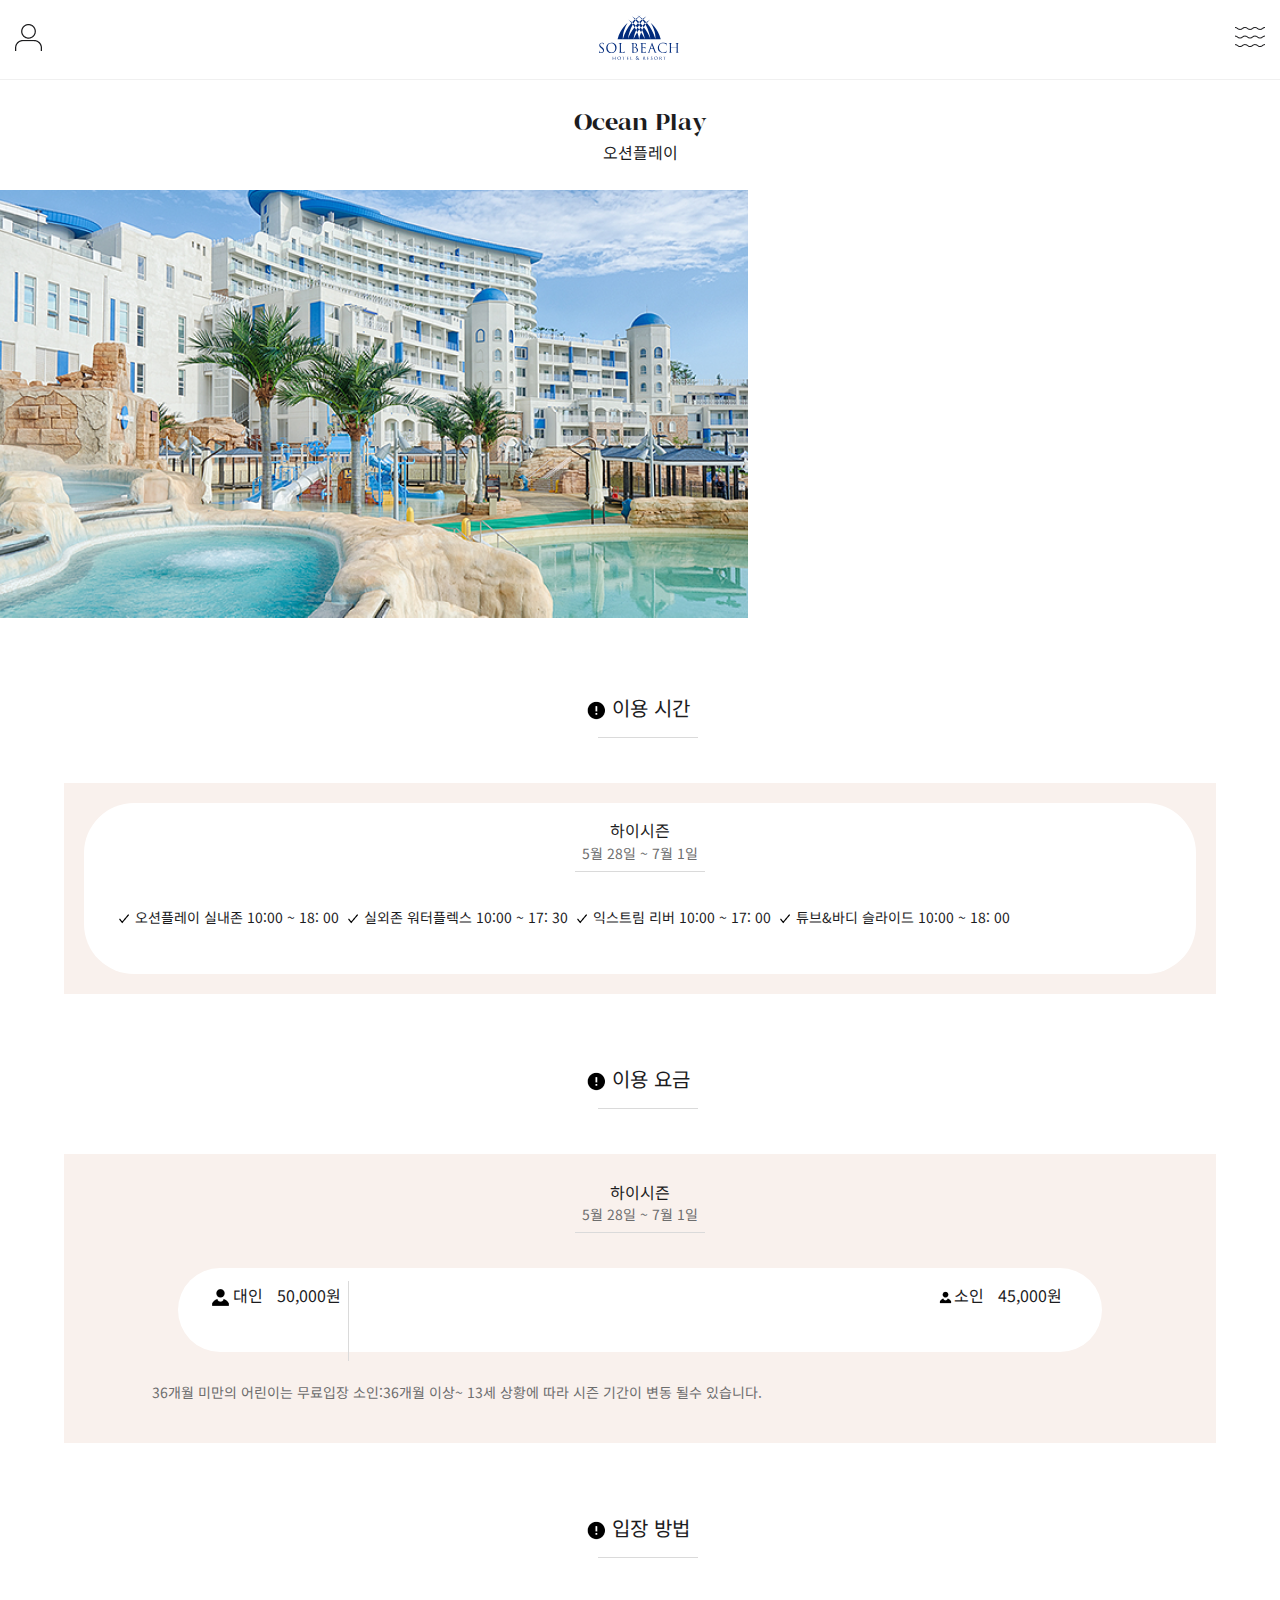
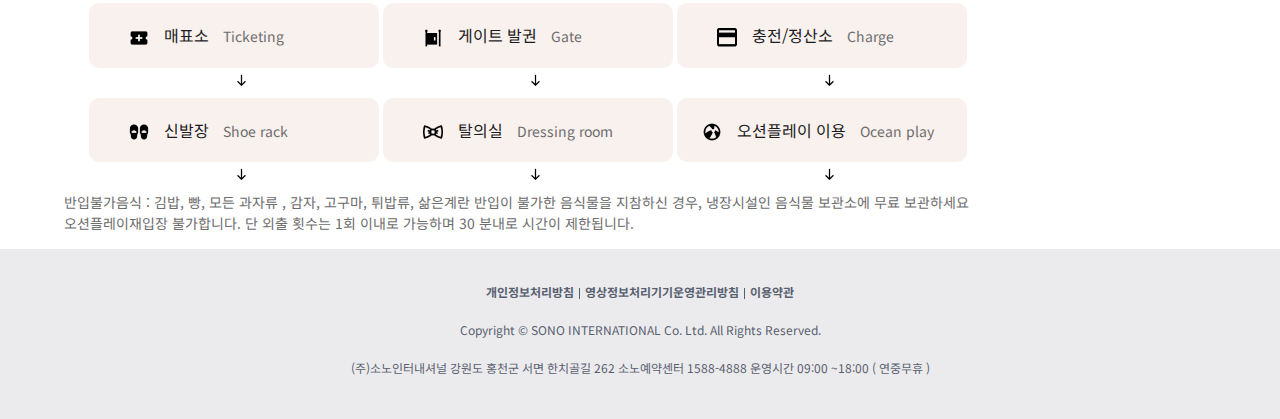
<file: solbeach/sub2.html>
<!DOCTYPE html>
<html lang="ko">
<head>
    <meta charset="UTF-8">
    <meta http-equiv="X-UA-Compatible" content="IE=edge">
    <meta name="viewport" content="width=device-width, initial-scale=1.0 maximum-scale=1.0 minimum-scale=1.0">
    <title>오션플레이</title>
    <link rel="stylesheet" href="./style/common.css" type="text/css">
    <link rel="stylesheet" href="./style/sub2.css" type="text/css"> 

</head>
<body>
    <header id="header">
        <div class="header_inner">
            <div class="logo">
                <h1>
                    <span class="bl">솔비치호텔</span>
                     <a href="./index.html">
                         <img src="./images/header_logo.svg" alt="로고">
                     </a>
                </h1>
            </div><!---->
            <div class="mypage">
                <a href="#">
                     <img src="./images/icon_mypage.png" alt="마이페이지">
                 </a>
            </div>
           
            <div class="menu">
                <a href="#">
                     <img src="./images/icon_menu.png" alt="메뉴">
                 </a>
            </div>
          </div>  
          <nav class="nav">
            <div class="header_inner">
                <div class="logo">
                    <h1>
                        <span class="bl">솔비치호텔</span>
                         <a href="./index.html">
                             <img src="./images/header_logo.svg" alt="로고">
                         </a>
                    </h1>
                </div><!---->
                <div class="mypage">
                    <a href="#">
                         <img src="./images/icon_mypage.png" alt="마이페이지">
                     </a>
                </div>
               
                <div class="btn_close">
                    <a href="#">
                        <img src="./images/icon_cancle.png" alt="취소">
                     </a>
                </div>
              </div>  
              <div class="gnb">
              <ul class="gnb_list">
                <li>
                    <div class="gnb_tit">
                        <strong>리조트안내 *</strong>
                        <a href="#" class="btn_open">
                        <span class="bl">서브메뉴열기</span>
                        <span class="open"></span>
                        <span class="open"></span>
                        </a>
                    </div>  
                    <ul class="lnb">
                        <li><a href="#">쏠비치 삼척소개</a></li>
                        <li><a href="#">쏠비치 삼척 홍보동영상</a></li>
                        <li><a href="#">산토리니 이야기</a></li>
                        <li><a href="#">Art at Solbeach</a></li>
                        <li><a href="./sub1.html">프라이빗 비치 *</a></li>
                        <li><a href="#">오시는길</a></li>
                    </ul>
                </li>
                <li>
                    <div class="gnb_tit">
                    <strong>객실안내</strong>
                    <a href="#" class="btn_open">
                    <span class="bl">서브메뉴열기</span>
                    <span class="open"></span>
                    <span class="open"></span>
                    </a>
                     </div>
                    <ul class="lnb">
                        <li><a href="#">객실 이용안내</a></li>
                        <li><a href="#">리조트</a></li>
                        <li><a href="#">호텔</a></li>
                        <li><a href="#">노블리안</a></li>
                     
                    </ul>
                </li>
                <li>
                    <div class="gnb_tit">
                    <strong>다이닝&카페</strong>
                    <a href="#" class="btn_open">
                    <span class="bl">서브메뉴열기</span>
                    <span class="open"></span>
                    <span class="open"></span>
                    </a>
                     </div>
                    <ul class="lnb">
                        <li><a href="#">소개영상</a></li>
                        <li><a href="#">셰프스 키친</a></li>
                        <li><a href="#">뜰,in the GRILL</a></li>
                        <li><a href="#">해파랑</a></li>
                        <li><a href="#">산토리니 가든</a></li>
                        <li><a href="#">카페</a></li>
                    </ul>
                </li>
                <li>
                    <div class="gnb_tit">
                    <strong>부대시설 *</strong>
                    <a href="#" class="btn_open">
                    <span class="bl">서브메뉴열기</span>
                    <span class="open"></span>
                    <span class="open"></span>
                    </a>
                    </div>
                    <ul class="lnb">
                        <li><a href="./sub2.html">오션플레이 *</a></li>
                        <li><a href="#">편의시설</a></li>
                        <li><a href="#">유희시설</a></li>
                        </ul>
                 
                </li>
                <li>
                    <div class="gnb_tit">
                    <strong>이벤트</strong>
                    <a href="#" class="btn_open">
                    <span> </span>
                    <span class="bl">서브메뉴열기</span>
                    <span class="open"></span>
                    <span class="open"></span>
                      </a>    
                      <ul class="lnb"></ul>
                    </div>
                    </li>
                <li> 
                    <div class="gnb_tit">
                    <strong>웨딩</strong>
                    <a href="#" class="btn_open">
                    <span class="bl">서브메뉴열기</span>
                    <span class="open"></span>
                    <span class="open"></span>
                     </a>
                    </div>
                    <ul class="lnb">
                        <li><a href="#">솔비치 삼척 웨딩소개</a></li>
                        <li><a href="#">연회장</a></li>
                        <li><a href="#">데스티네이션 웨딩</a></li>
                 </li>
              </ul>
            </div>
              <div class="social">
                  <div class="social_wrap">
                  
                    <a href="#"><span class="fb"></span></a>
                  
                  
                    <a href="#"><span class="is"></span></a>
                 
                
                    <a href="#"><span class="ka"></span></a>
                  
                </div>
              </div>
          </nav>
    </header>
    <main id="contents">
        <div class="title">
            <h2>Ocean Play</h2>
            <span>오션플레이</span>
        </div>
        <div class="sub_visual">
            <img src="./images/sub2/sub2_visual.png" alt="오션플레이 이미지">
        </div>
        <div class="time">
            <div class="tit">
                <span>이용 시간</span>
            </div>
            <div class="season">

                <div class="season_wrap">
                  
                    <div class="season_top">
                        <h2>하이시즌</h2>
                        <span>5월 28일 ~ 7월 1일</span>
                    </div>
                    
                    <div class="season_bottom">
                        <span>오션플레이 실내존 10:00 ~ 18: 00</span>
                        <span>실외존 워터플렉스 10:00 ~ 17: 30</span>
                        <span>익스트림 리버 10:00 ~ 17: 00</span>
                        <span>튜브&바디 슬라이드 10:00 ~ 18: 00</span>                
                    </div>

                </div>

               
            </div>
       </div>
        <div class="coin">
            <div class="tit">
                <span>이용 요금</span>
               
            </div>
            <div class="season2">
                <div class="season_top2">
                    <h2>하이시즌</h2>
                    <span>5월 28일 ~ 7월 1일</span>
                </div>
                <div class="people">
                    <div class="pe big">
                        <span>대인</span>
                        <span>50,000원</span>
                    </div>
                    <div class="pe small">
                        <span>소인</span>
                        <span>45,000원</span>
                    </div>
                </div>
                <div class="sub_season2">
                <span>36개월 미만의 어린이는 무료입장</span>
                <span>소인:36개월 이상~ 13세</span>
                <span>상황에 따라 시즌 기간이 변동 될수 있습니다.</span>
                </div>
            </div>
        </div>

        <div class="join">
            <div class="tit">
                <span>입장 방법</span>   
            </div>
            <div class="join_join">
                <div class="tit_icon ticket">
                    <span class="icon_c c1">매표소</span> <span class="icon_e">Ticketing</span>
                </div>
                <div class="tit_icon gate">
                    <span class="icon_c c2">게이트 발권</span> <span class="icon_e">Gate</span>
                </div>
                <div class="tit_icon charge">
                    <span class="icon_c c3">충전/정산소</span> <span class="icon_e">Charge</span>
                </div>
                <div class="tit_icon Shoe">
                    <span class="icon_c c4">신발장</span> <span class="icon_e">Shoe rack</span>
                </div>
                <div class="tit_icon dressing">
                    <span class="icon_c c5">탈의실</span> <span class="icon_e">Dressing room</span>
                </div>
                <div class="tit_icon ocean">
                    <span class="icon_c c6">오션플레이 이용</span> <span class="icon_e">Ocean play</span>
                </div>
             </div>
             <div class="join_txt">
                       <p>
                       반입불가음식 : 김밥, 빵, 모든 과자류 , 감자, 고구마, 튀밥류, 삶은계란
                       반입이 불가한 음식물을 지참하신 경우, 냉장시설인 음식물 보관소에 
                       무료 보관하세요
                       </p>
                       <p>
                       오션플레이재입장 불가합니다. 단 외출 횟수는 1회 이내로 가능하며 30
                       분내로 시간이 제한됩니다.
                       </p>
             </div>
        </div>
            











    </main>
     <footer id="footer">
        <div class="inner">
            <div class="footer_info">               
                 <a href="#">
                     개인정보처리방침
                 </a>
              
                  <a href="#">
                    영상정보처리기기운영관리방침
                  </a>
          
                  <a href="#">
                     이용약관
                 </a>                    
            </div>
            <div class="copy">
                <p>Copyright &copy; SONO INTERNATIONAL Co. Ltd. All Rights Reserved.</p>
            </div>
            <div class="adress">
                (주)소노인터내셔널  강원도 홍천군 서면 한치골길 262 
                소노예약센터 1588-4888   운영시간 09:00 ~18:00 ( 연중무휴 ) 
            </div>
        </div>
    </footer>
    <script src="https://ajax.googleapis.com/ajax/libs/jquery/3.6.0/jquery.min.js"></script>
    <script src="./js/script.js"></script>
</body>
</html>
</file>
<file: audi/style/default.css>
@charset "utf-8";

*{margin:0; padding:0;}
ul{list-style: none;}
a{text-decoration:none; color:inherit;}
a,span{display:inline-block;}
.clear::after{content:""; display: block; clear:both;}
img{max-width: 100%;}
h1,h2,h3,h4,h5,h6{font-size:100%; line-height: 1;}
.blind{position: absolute; display:block; width:1px; height:1px; margin:-1px; overflow: hidden;}
fieldset,input,button{border:0; outline: 0; vertical-align: middle; background: transparent; }

body{font-size:24px; color:#000; line-height: 1.5; font-family: Arial, Helvetica, sans-serif;}
#header{background: #5a5a59; height:100px; z-index:100; position:relative;}
.inner{width:1400px; margin:0 auto; position: relative;}
#header .inner .logo{position: relative; left:0px; top:21px;}
#header .inner .nav{position: absolute; left:200px; top:38px; }
#header .inner .gnb>li{float:left; font-size:16px; color:#fff; padding:0 5px;position:relative; }
#header .inner .gnb li>a{padding:0 24px 36px; position: relative;  box-sizing: border-box;}
#header .inner .gnb>li:hover>a{color:#c72f2f; }
#header .inner .gnb>li:hover>a::after{ width:102px; height:2px; display:block; content: ""; background: #c72f2f; position: absolute; bottom: -1px; left:50%; transform:translate(-50%);} 

#header .inner .gnb .lnb{background: #333; width:180px; display:none; position:absolute; left:50%; top:62px; transform:translate(-50%);}
#header .inner .gnb>li:hover .lnb{display:block; text-align: center;}
#header .inner .gnb .lnb a{display:block; padding:26px 10px; width:120px; margin:0 auto; text-align: center;}
#header .inner .gnb .lnb li>a:hover{border-bottom:1px solid #c72f2f; color:#c72f2f; }


#header .inner .log{position:absolute; right:0px; top:30px; }
#header .inner .log p{float: left; margin-left:12px;}
#header .inner .log .log2{ font-size: 16px; padding:6px 21px; background:#fff; color:#000; border:1px solid #fff;}
#header .inner .log .log1{border:1px solid #fff;font-size: 16px; padding:6px 28px;  color:#fff; } 
#header .inner .log .log1:hover{color:#000; background:#fff;} 

#visual{height:800px; background:url(../images/visual_1.jpg) no-repeat center center/cover;}
#visual .visual_txt{color:#fff; position: absolute; left:400px; top:200px; text-align: center; padding:40px 31px 17px; background: rgba(54,54,54,.5); display:inline-block;} 
#visual .visual_txt .txt1{font-weight: 700; font-size:90px; }
#visual .visual_txt .txt2{font-size:30px; position: relative; top:-10px; font-weight:300;}


.sec{padding:70px 0;}


.sec img,.sec a{display:block;}
.audi1{background:#d7d7d7; text-align: center; }
.gnb>li{float:left; margin-right:40px; position: relative; }
.gnb li:last-child{margin-right:0px;}
.audi1 .gnb li:hover img{transform: scale(1.2);transition: 1s;}
.audi1 li{overflow: hidden;}
.gnb li .gnb_txt{position: absolute; left:0; bottom:0;font-size:40px; font-weight:400; width:100%; padding:20px 0; color:#fff; background: rgba(199,47,47,.4); }

.audi1 .inner .btn_wrap{margin-top:55px;display:inline-block;}



.audi2{height:1090px; background: url(../images/아우디-사이트_02.jpg) no-repeat center center/cover;}
.inner .audi2_txt{position: absolute; left:240px; top:240px;text-align: left;}
.inner .audi2_txt>h3{font-size: 120px; font-style:italic; margin-bottom:10px;}
.inner .audi2_txt>p{font-size:24px; font-style:italic;margin-bottom:24px;}

.btn{ width:100px;margin:0 auto; font-size: 20px;  border:1px solid #000; color:#000;  padding:15px 60px 15px 50px; background: url(../images/arrow_black.png) no-repeat 85% 48%; display:inline-block; }
.btn:hover{color:#fff; background:#c72f2f; background-image:url(../images/arrow.png);background-repeat: no-repeat; background-position:85% 50%;}
#visual .btn{border:1px solid #fff; color:#fff; background:url(../images/arrow.png) no-repeat 85% 48%;}
#visual .btn:hover{color:#fff; background:#c72f2f; background-image:url(../images/arrow.png);background-repeat: no-repeat; background-position:85% 50%;}
.audi2 .audi2_btn .btn{margin:0;}


.audi3{height:658px; background: url(../images/content3_bg.jpg) no-repeat center center/cover; color:#fff;}
.audi3 .left_img{float:left; width:440px; position: relative;}
.audi3 .left_img .txt_1{position: absolute; left:34px ; top:367px; width:345px;}
.audi3 .right_img{width:920px; float:right; box-sizing: border-box;}
.audi3 .right_img .right_img_img{overflow:hidden; width:435px; height:309px;}
.audi3 .right_img li:hover img{transform: scale(1.2); transition: 1s;}
.audi3 .right_img li:hover h4{color:#c72f2f;}

.audi3 .right_img li img{ height:309px;}
.audi3 .right_img li{width:460px;float:left; position:relative; margin-bottom:40px;}
.audi3 .right_img .txt_2{position:absolute;left:0px; top:170px; background:rgba(255,255,255,0.1); width:436px; height:139px; padding:14px 25px 0; box-sizing: border-box;}


.inner .left_img h4{font-weight:700;font-size:32px; margin:0px 0 38px; border-top: 1px solid #fff; padding-top: 20px; width:290px;}
.inner .left_img p {font-size:24px; font-weight: 100;margin-bottom: 15px;} 
.inner .right_img h4{font-size:32px; width:365px; font-weight:700;padding-bottom:10px;} 
.inner .right_img p{width:380px; font-size:18px; }

.footer_top{height:81px; background: #3b3b3b;}
.left .left_nav li{float:left; margin-right:30px; padding:30px 0; color:#fff; font-size:14px; font-weight:100; box-sizing: border-box;}

.right{position:absolute; right:0px; top:45px; margin-top:-25px; }
.right .box_search{width:327px; height:40px; background: #fff; position:relative;}
.right .box_search input{width:80%; height:100%; padding:10px; box-sizing: border-box;}
.right .box_search button{position:absolute; top:0px; right:0px; width:20%; height:100%; background:#c72f2f;}
.right .box_search button a{padding:10px 0;}

.footer_bottom{background: #000;}
.footer_bottom .left .bottom_logo{padding-top :40px;}
.footer_bottom .left p{color:#fff; font-size:14px; font-weight:100; margin-top: 10px;}

.footer_bottom .social_right{position:absolute; right:0; top:20px; }
.footer_bottom .social_right .social li{float:left; margin-left:20px; border:1px solid #3b3b3b; border-radius: 50%; background:#333; width:30px; height:30px; line-height: 30px; text-align: center;}
</file>
<file: h&m/style/stlye.css>
@charset "utf-8";
@import url('https://fonts.googleapis.com/css2?family=Noto+Sans+KR:wght@400;700&display=swap');

@font-face {
    font-family: "icons";
    src: url(../font/icon.woff) format("woff");
    font-weight: 400;
}

*{margin:0; padding:0;}
ul{list-style: none;}
a{text-decoration:none; color:inherit;}
a,span{display:inline-block;}
input, select , button {
vertical-align:middle; border:0; outline:0; background: transparent; border-radius:0; appearance:none;
}
img{max-width:100%;}
h1,h2,h3,h4,h5,h6{font-weight:inherit; font-style:none;}
strong,em{font-weight:400; }
.blind{position: absolute; width:1px; height: 1px; overflow: hidden; margin: -1px;}
.icon::before{font-family: "icons" !important;} 
/* 초기화 end */

.inner{width:80%; margin:0 auto; position:relative;}
body,html{width:100%; height:100%; font-family: 'Noto Sans KR', sans-serif;}
#header{height:70px; background:#fff; border-bottom:1px solid rgb(203, 203, 203); height:70px;}
#header .header_wrap{display:flex; justify-content:space-between; align-items:center; width:60%; position:absolute; right:0; top:50%; height:70px;}
#header .header_wrap .logo{width:70px;}
#header .header_wrap .menu_open{width:40px;}


#header .nav{display:block; background:#fff; width:100%; height:100%; position:fixed; left:0; top:0; z-index:10; transition:1s; transform:translateX(100%); } 
/* z-index:10;  */ 

#header .nav_under{border-bottom:1px solid rgb(203, 203, 203); height:70px;}
#header .nav_top{display:flex; justify-content:space-between; align-items:center; width:56%; position:absolute; right:0; top:50%; height:70px;}
#header .nav_top .nav_logo{width:70px;}
#header .nav_top .menu_close{width:40px;}

.social{display:none;}

.visual_img{background:url(../images/images/visual_img_m.jpg) no-repeat center center; width:100%; height:400px; text-align: center;}

#header .gnb{display:flex; flex-direction: column; align-items: center; margin-top:20px;}
#header .gnb li a{padding:20px 10px; font-size:20px; }

.gnb_pc{display:none;}

.sec{margin:120px 0 30px;}
.sec_tit{display:block;font-size:22px; font-weight:700; width:100%; text-align: center;  margin-bottom:60px;}

.sec1{display:block;}
/* .sec1{opacity:0;}
.sec1.on{animation: fadeIn 2s both;}
@keyframes fadeIn{
    0%{opacity:;}
    100%{opacity:1;}
} */
.sec1 .kategorie{display:flex; justify-content: space-between; width:100%; flex-wrap:wrap; margin:0 auto;}
.sec1 .kategorie li{width:30%; text-align: center;}
.sec1 .kategorie li img{width:100%;}

.sec1 .kategorie li a{ display:flex; flex-direction: column; align-items: center;}
.sec1 .kategorie li span{margin:10px 0 30px; font-size:18px; display:inline-block;}

.sec2{display:none;}
/* .sec2{opacity: 0;}
.sec2.on2{animation:fadeIn2 2s both;}

@keyframes fadeIn2 {
    0%{opacity:0;}
    100%{opacity:1;}
} */
.sec2 .new{display:flex; flex-wrap:wrap; justify-content: space-between; }
.sec2 .new li{width:48%; text-align: center; margin-bottom:30px;}
.sec2 .new li .new_txt{text-align: left; }
.sec2 .new .new_txt{margin:10px 0 20px; color: #111}
.sec2 .new .new_txt .price{margin-top:2px; color:#222; font-size:14px;}


#footer{background:#dddcdc; font-size:12px; width:100%; text-align: center; padding:10px;}
#footer .inner div{margin:10px 0;}
#footer .footer_top p{display:inline-block;}
#footer .footer_top p:nth-child(2){margin-right:10px; position:relative;}
#footer .footer_top p:nth-child(2)::after{content:""; width:1px; height:10px; background:rgb(115, 115, 115); position:absolute; right:-5px; top:25%;}

@media screen and (min-width:860px){
    .inner{width:70%; margin:0 auto; position:relative;}
    #header .header_wrap .menu_open{display:none;}
    #header .header_wrap{ width:100%; position:absolute; left:0; top:50%;}
    .gnb_pc{display:flex;  width:70%; margin-left:80px;}
    .gnb_pc li{width:25%;}
    .gnb_pc li:hover{color:red;}
    .gnb_pc li a{padding:25px;}

    .visual_img{background:url(../images/images/visual_1.jpeg) no-repeat center center; width:100%; height:600px; text-align: center;}


    .sec1 .kategorie{width:70%; margin:0 auto;}
    .sec1 .kategorie li{width:12%; text-align: center;}
    .sec1 .kategorie li img{width:100%;}
    
    .sec1 .kategorie li span{margin-top:10px; font-size:20px;}

    .sec_tit{ margin-bottom:70px; font-size:26px;}
   
    .social{display:block;}
    .social ul{display:flex; width:40%;}
    .social ul li{font-size:24px; margin-left:24px; }
    .location::before{content:"\EA10";}
    .search::before{content:"\EA19";}
    .mypage::before{content:"\EA12";}

    .sec2 .new{display:flex; }
    
    .sec2 .new li{width:22%; margin-bottom:40px;}
    .sec2 .new .new_txt{margin:10px 0 20px; color: #111}
    .sec2 .new .new_txt .price{margin-top:2px; color:#222; font-size:14px;}
    

}
</file>
<file: nerdy/style/default.css>
@charset "utf-8";
@import url('https://fonts.googleapis.com/css2?family=Noto+Sans+KR:wght@300;400;700&display=swap');


*{margin:0; padding:0;}
ul{list-style: none;}
a{text-decoration:none; color:inherit;}
a,span{display:inline-block;}
input, select , button {
vertical-align:middle; border:0; outline:0; background: transparent; border-radius:0; appearance:none;
}
img{max-width:100%;}
h1,h2,h3,h4,h5,h6{font-weight:inherit; font-style:none;}

.blind{position:absolute; width:1px; height:1px; margin:-1px; overflow:hidden; display:block;}

body{font-family: 'Noto Sans KR', sans-serif; font-size:16px; color:#181818;}
.inner{width:1400px; margin:0 auto; position:relative;}
#header{height:80px; }
#header .logo{margin-top:15px;}
#header .header_flex{display: flex; justify-content: space-between; align-items: center;}
#header .inner .nav{width:49%;}
#header .inner .nav li .click img{width:40px; height:50px; position:absolute; left:70%; top:80px; animation:zoom 2s infinite; }
.inner .gnb li:hover .click{display:none;}
@keyframes zoom{
    0%{transform: scale(100%);}
    50%{transform: scale(150%);}
    100%{transform: scale(100%);}
}
#header .social_wrap{display:flex; width:150px; justify-content: space-between; margin-top:15px;}
#header .social_wrap li{width:50px; font-size:12px; text-align: center;} 
#header .social_wrap li:nth-child(2) span,#header .social_wrap li:nth-child(3) span{margin-left:6px;}

.inner .gnb{display:flex; width:100%; }

.inner .gnb li{position:relative;}
.inner .gnb>li>a{margin-right:52px; width:100%; text-align: center; padding:28px 0; box-sizing: border-box;}
.inner .gnb>li:hover::after{display:block; content:""; width:30px; height:1px; background:#990819; position:absolute; bottom:15px; left:17px; }
.inner .gnb .lnb li:hover::after{display:block; content:""; width:30px; height:1px; background:#990819;  position:absolute; bottom:4px; left:0;}
.inner .gnb li:hover>a{color:#990819;}
.inner .gnb li:hover .lnb{display:block;}

.inner .gnb .lnb{width:208px; height:240px; background:#fff;display:none;position:absolute; bottom:-241px; left:50%; margin-left:-109px; z-index: 101;}
.inner .gnb .lnb li{text-align:left; padding:12px 0; width:50%; margin:0 auto; position:relative;}

#header .ser{ width:15%; margin-top:5px;}
form{display:flex; justify-content:space-between; align-items:center;}
.ser .ser_icon{width:15%; display:inline-block; margin-right:15px;}
.ser .ser_under{border-bottom:1px solid #000; padding:5px 5px; width:85%;}

.visual_hidden{overflow: hidden; position:relative;}
.visual_hidden .visual_button{position:absolute; bottom:20px; left:50%; transform: translate(-50%);}
.visual_hidden .visual_button button{content:""; background:#38bacd; width:20px; height:20px; border-radius: 50%; margin:0 3px;}
.visual_container{width:300vw; display:flex; transition:1s;}
.visual{ font-family:Arial, Helvetica, sans-serif; width:100vw; position:relative; }


.visual .visual_txt{position:absolute; left:7%; top:38%; text-align: left; display:inline-block;}
.visual .new{color:#32fc97; background:#000; font-weight:700; display:inline-block; padding:2px 5px;text-align: center; font-size:24px;}
.visual .summer{font-size:30px;margin-top:30px;}
.visual .bring{font-size:60px; font-weight:700; margin-top:-6px; margin-left:-3px; letter-spacing: -1px;}

.sec_tit{margin:70px 0 40px 0; font-weight:700; font-size:24px;}
.sec1_tit{text-align: center; }
#contents .sec1_wrap{display:flex; background:#000; }

#contents .sec1_wrap img{width:100%;height:100%;}


#contents .sec1_wrap .left_img{width:50%; position:relative; padding:20px 10px 20px 20px; box-sizing: border-box;}
#contents .sec1_wrap .left_img .left_txt{position:absolute; top:27%; left:45%; font-style:italic; font-size:21px;}
#contents .sec1_wrap .left_img .left_txt .left_txt_tit{font-size:36px; font-weight:700; display:block; width:100%;}
#contents .sec1_wrap .left_img .left_txt .left_txt_tit:nth-of-type(2),#contents .sec1_wrap .left_img .left_txt:last-child span {margin-left:5px;}


#contents .sec1_wrap .right_img{display:flex;  flex-wrap: wrap; width:50%;  }
/* #contents .sec1_wrap .right_img li img{ transition:1s; } */
#contents .sec1_wrap .right_img li{width:50%; position:relative; } 
/* #contents .sec1_wrap .right_img li:hover img{transform:scale(1.1); } */


#contents .sec1_wrap .right_img li span{font-weight:700; font-size:48px; position:absolute; top:40%; left:35%; width:130px; font-style:italic;}
#contents .sec1_wrap .right_img li:nth-of-type(3) span{top:38%;}
#contents .sec1_wrap .right_img li:last-child span{left:32%;}
#contents .sec1_wrap .right_img .tb span{color:#38bacd;}
#contents .sec1_wrap .right_img .tp span{color:#e67cd3;}
#contents .sec1_wrap .right_img .te span{color:#e2d0a4;}
#contents .sec1_wrap .right_img .tw span{color:#fdf5f5;}


#contents .sec1_wrap .right_img .tb{padding:20px 10px 10px 10px; box-sizing: border-box;}
#contents .sec1_wrap .right_img .tp{padding:20px 20px 10px 10px; box-sizing:border-box;}
#contents .sec1_wrap .right_img .te{padding:10px 10px 20px 10px; box-sizing: border-box;}
#contents .sec1_wrap .right_img .tw{padding:10px 20px 20px 10px; box-sizing: border-box;}


#contents .sec1_wrap .right_img li .more_btn_black {position:absolute; bottom:8%; right:8%; padding:9px 30px;}
#contents .sec1_wrap .right_img li .more_btn_black{border:1px solid #fff; color:#fff;}

#contents .sec1_wrap .right_img li .more_btn_black:hover{color:#000; background:#fff; }




#contents .sec2_wrap{display:flex; width:100%; justify-content: space-between;}

#contents .lookbook{width:49%;}
#contents .lookbook_wrap{display:flex; width:100%; font-family: Arial, Helvetica, sans-serif; justify-content: space-between;}
#contents .lookbook_wrap li{width:48%;}
#contents .lookbook_wrap li img{width:100%}
#contents .lookbook_wrap li h4{font-size:18px; margin-top:27px; line-height: 30px; }

#contents .mdpick{width:49%;}
#contents .mdpick_wrap{display:flex; width:100%; justify-content: space-between;}
#contents .mdpick_wrap li{width:48%;}
#contents .mdpick_wrap li img{width:100%;}
#contents .mdpick_wrap li h4{font-size:18px; margin-top:27px;font-family: Arial, Helvetica, sans-serif; }
#contents .mdpick_wrap li span{font-size:14px; margin-top:15px;font-family: 'Noto Sans KR', sans-serif;}

#contents .sec3_tit{display:flex; align-items:center; margin:70px auto 40px; width:25%; justify-content:space-between; position:relative;}
#contents .sec3_tit h2::before{content:""; width:1px; height:40px; background:#000; display:inline-block;  position:absolute; left:24%; top:15%; transform:translate(-50%);}
#contents .sec3_tit img{width:40px; height:40px;}

#contents .sec3 .instar_Wrap{display:flex; width:100%; justify-content: space-between; margin-bottom:240px;}
#contents .sec3 .instar_Wrap li{overflow: hidden; position:relative;} 

#contents .sec3 .instar_Wrap .instar_bg{content:""; position:absolute; left:0; top:0; width:100%; height:99%; background:rgba(0,0,0,0.7); transform: translate(100%); transition:0.5s;}
#contents .sec3 .instar_Wrap .instar_bg span{color:#fff; width:100%; font-size:30px; text-align: center; padding-top: 10px; display:block;}
#contents .sec3 .instar_Wrap .instar_bg span:first-child{padding-top:44%; font-size:20px;}
#contents .sec3 .instar_Wrap li:hover .instar_bg{transform: translate(0);}


#footer{ background:#e0e0e0; color:rgb(36, 36, 36); width:100%;}
#footer .footer_logo{display:inline-block; border-bottom:1px solid rgb(115, 112, 112); padding:22px 80px 30px 0; box-sizing: border-box;}
#footer .f_social{position:absolute; right:0; top:22px; width:200px;}
#footer .f_social img{display:inline-block; margin-left:18px;}
#footer .pcs_info{display:flex; width:360px; justify-content: space-between; align-items:flex-start;}
#footer .pcs_info .pcs{width:40%; }

#footer .pcs_info .pcs a{display:block; border:1px solid #000; padding:5px 15px; text-align: center; margin:11px 0; font-size:14px;}


#footer .pcs_info .info{width:50%; padding-top:11px; font-size:16px;}

#footer .apr{margin-bottom:15px;}
#footer .apr .co{width:600px;}

#footer .copy span{display:block;}
</file>
<file: nerdy/style/defualtsub.css>
@charset "utf8";
@import url('https://fonts.googleapis.com/css2?family=Noto+Sans+KR:wght@300;400;700&display=swap');


*{margin:0; padding:0;}
ul{list-style: none;}
a{text-decoration:none; color:inherit;}
a,span{display:inline-block;}
input, select , button {
vertical-align:middle; border:0; outline:0; background: transparent; border-radius:0; appearance:none;
}
img{max-width:100%;}
h1,h2,h3,h4,h5,h6{font-weight:inherit; font-style:none;}

.blind{position:absolute; width:1px; height:1px; margin:-1px; overflow:hidden; display:block;}

body{font-family: 'Noto Sans KR', sans-serif; font-size:16px; color:#181818;}
.inner{width:1400px; margin:0 auto; position:relative;}
#header{height:80px; }
#header .logo{margin-top:15px;}
#header .header_flex{display: flex; justify-content: space-between; align-items: center;}
#header .inner .nav{width:49%;}
#header .inner .nav li .click img{width:40px; height:50px; position:absolute; left:70%; top:80px; animation:zoom 2s infinite; }
.inner .gnb li:hover .click{display:none;}
@keyframes zoom{
    0%{transform: scale(100%);}
    50%{transform: scale(150%);}
    100%{transform: scale(100%);}
}
#header .social_wrap{display:flex; width:150px; justify-content: space-between; margin-top:15px;}
#header .social_wrap li{width:50px; font-size:12px; text-align: center;} 
#header .social_wrap li:nth-child(2) span,#header .social_wrap li:nth-child(3) span{margin-left:6px;}

.inner .gnb{display:flex; width:100%; }

.inner .gnb li{position:relative;}
.inner .gnb>li>a{margin-right:52px; width:100%; text-align: center; padding:28px 0; box-sizing: border-box;}
.inner .gnb>li:hover::after{display:block; content:""; width:30px; height:1px; background:#990819; position:absolute; bottom:15px; left:17px; }
.inner .gnb .lnb li:hover::after{display:block; content:""; width:30px; height:1px; background:#990819;  position:absolute; bottom:4px; left:0;}
.inner .gnb li:hover>a{color:#990819;}
.inner .gnb li:hover .lnb{display:block;}

.inner .gnb .lnb{width:208px; height:240px; background:#fff;display:none;position:absolute; bottom:-241px; left:50%; margin-left:-109px; z-index: 101;}
.inner .gnb .lnb li{text-align:left; padding:12px 0; width:50%; margin:0 auto; position:relative;}

#header .ser{ width:15%; margin-top:5px;}
form{display:flex; justify-content:space-between; align-items:center;}
.ser .ser_icon{width:15%; display:inline-block; margin-right:15px;}
.ser .ser_under{border-bottom:1px solid #000; padding:5px 5px; width:85%;}

#visual{ font-family:Arial, Helvetica, sans-serif;}
#visual .visual_txt{position:absolute; left:33%; top:35%; text-align: left; display:inline-block;}
#visual .new{color:#32fc97; background:#000; font-weight:700; display:inline-block; padding:2px 5px;text-align: center; font-size:24px;}
#visual .summer{font-size:30px;margin-top:30px; font-weight:400}
#visual .bring{font-size:48px; font-weight:700;  margin-left:-3px;}

#contents .menu{width:100%; text-align: center;}


#contents .menu .best{font-size:24px; font-weight:700; margin:60px 0 30px;}
#contents .menu .tap_menu{font-size:18px; display:flex; justify-content: space-between;cursor:pointer; width:38%; margin:0 auto 60px;}
.on{font-weight:700; font-size:20px; }
#contents ul{display:none; flex-wrap:wrap; width:100%; margin:0 auto;} 
#contents ul li{width:33%;text-align: center; margin-bottom:60px; overflow: hidden; }
#contents ul li .before_img{position:relative;}
#contents ul li .hover_img{position:absolute; top:-50px ; left:0; transform: translate(130%); transition:1s; width:100%;}
#contents ul li:hover .hover_img {transform: translate(0);}


#contents ul li .cloth_txt h4{text-align: left; font-size:20px;margin-left:30px; margin-top:20px; margin-bottom:10px;}
#contents ul li .price_dis{display:flex; justify-content: space-between; width:79%; margin-left:30px;}
#contents .cloth_txt .price_before{font-size:14px; color:#818181;margin-top:3px; margin-left:-70px; text-decoration:line-through;}
#contents ul li .discount{font-weight: 700;}



#footer{ background:#e0e0e0; color:rgb(36, 36, 36); width:100%;}
#footer .footer_logo{display:inline-block; border-bottom:1px solid rgb(115, 112, 112); padding:22px 80px 30px 0; box-sizing: border-box;}
#footer .f_social{position:absolute; right:0; top:22px; width:200px;}
#footer .f_social img{display:inline-block; margin-left:18px;}
#footer .pcs_info{display:flex; width:360px; justify-content: space-between; align-items:flex-start;}
#footer .pcs_info .pcs{width:40%; }

#footer .pcs_info .pcs a{display:block; border:1px solid #000; padding:5px 15px; text-align: center; margin:11px 0; font-size:14px;}


#footer .pcs_info .info{width:50%; padding-top:11px; font-size:16px;}

#footer .apr{margin-bottom:15px;}
#footer .apr .co{width:600px;}

#footer .copy span{display:block;}
</file>
<file: nerdy/style/defulatM.css>
@charset "utf-8";

@import url('https://fonts.googleapis.com/css2?family=Noto+Sans+KR:wght@300;400;700&display=swap');


*{margin:0; padding:0;}
ul{list-style: none;}
a{text-decoration:none; color:inherit;}
a,span{display:inline-block;}
input, select , button {
vertical-align:middle; border:0; outline:0; background: transparent; border-radius:0; appearance:none;
}
img{max-width:100%; display:block;}
h1,h2,h3,h4,h5,h6{font-weight:inherit; font-style:none;}

.blind{position:absolute; width:1px; height:1px; margin:-1px; overflow:hidden; display:block;}

body{font-family: 'Noto Sans KR', sans-serif; width:100%; height:100%; color:#181818;}
.inner{width:90%; margin:0 auto; position:relative;}

#header{}
#header .header_wrap{display:flex; width:100%; margin:0 auto; justify-content: space-between;align-items: center; text-align: center;height:62px; background:#fff;}
#header .header_wrap .mypage{width:8%;}
#header .header_wrap .logo{width:40%;}
#header .header_wrap .menu{width:8%;padding-top:5px;}

#nav{position:fixed;left:0; top:0; background:#fff; width:100%; height:100%; z-index: 1600; display:none;transform:translateX(100%); transition:0.5s;}
#nav .nav_header{position:relative; height:62px; border-bottom:1px solid #000;}
#nav .nav_logo{text-align: center; width:100%; padding-top:16px;}
#nav .nav_logo img{width:65%; margin:0 auto;}
#nav .nav_header .nav_cancle{position:absolute; right:20px; top:15px; width:30px; height:30px;}
#nav .nav_header .nav_cancle span{content:""; width:30px; height:3px; border-radius:10px;background:#000; position:absolute; top:50%; transform: rotate(45deg); }
#nav .nav_header .nav_cancle span:last-of-type{content:""; width:30px; height:3px;border-radius:10px; background:#000; position:absolute; top:50%; transform: rotate(-45deg);}

#nav .nav_gnb{position:relative; width:100%; height:100%;}
#nav .nav_gnb .gnb_bg{content:"";position:absolute; top:0%; left:0%; width:50%; height:100%; background:#edeef9; z-index:-10;}
#nav .nav_gnb .gnb_tit{font-size:20px;}
#nav .nav_gnb .gnb_main{width:50%; text-align: center; margin-bottom:40px;}

#nav .nav_gnb .gnb_main:first-of-type .gnb_tit{padding-top:42px;}
#nav .nav_gnb .gnb_main .gnb_sub{width:50%; position:absolute; left:50%; top:5%; display:none; font-size:20px;}
#nav .nav_gnb .gnb_main .gnb_sub li{margin-bottom:40px; position:relative;}
#nav .nav_gnb .gnb_main .gnb_sub li:hover::after{content:""; width:50px; height:1px; background:#d0cdcd; position:absolute; bottom:-15px; left:50%; transform:translateX(-50%);}



#visual{ font-family:Arial, Helvetica, sans-serif;}
/* #visual .visual_img img{height:100%;} */
#visual .visual_txt{position:absolute; left:26%; top:15%; text-align: left; display:inline-block;}
#visual .new{color:#32fc97; background:#000; font-weight:700; display:inline-block; padding:1px 3px;text-align: center; font-size:12px;}
#visual .summer{font-size:15px;margin-top:7px;}
#visual .bring{font-size:25px; font-weight:700; margin-top:-3px; margin-left:-2px;}

.sec .sec_tit{font-size:18px; margin-top:70px; text-align: center; font-weight:700; margin-bottom:36px;}
.sec1 .sec1_wrap .main_img{width:90%; margin:0 auto; border:5px solid #181818;}
.sec1 .sec1_wrap .main_img_txt{position:relative;}
.sec1 .sec1_wrap .main_txt{position:absolute;top:26%; left:27%; width:260px; font-style:italic;}
.sec1 .sec1_wrap .main_txt .main_txt_tit{font-size:18px; font-weight:700;}
.sec1 .sec1_wrap .main_txt span{font-size:14px;}

#contents .sec1_wrap .right_img{display:flex;  flex-wrap: wrap; width:50%;  }
/* #contents .sec1_wrap .right_img li img{ transition:1s; } */
#contents .sec1_wrap .right_img li{width:50%; position:relative; } 
/* #contents .sec1_wrap .right_img li:hover img{transform:scale(1.1); } */

#contents  .right_img{ display:flex;  width:100%; flex-wrap: wrap; background:#181818; margin-top:55px;} 
#contents  .right_img li{position:relative; width:50%;}
/* #contents  .right_img li img{height:100%;} */

#contents  .right_img li span{font-weight:700; font-size:30px; position:absolute; top:35%; left:32%; width:65px; font-style:italic;}
#contents  .right_img li:last-child span{left:28%;}
#contents  .right_img .tb span{color:#38bacd;}
#contents  .right_img .tp span{color:#e67cd3;}
#contents  .right_img .te span{color:#e2d0a4;}
#contents  .right_img .tw span{color:#fdf5f5;}


#contents  .right_img .tb{padding:5px 3px 3px 3px; box-sizing: border-box;}
#contents  .right_img .tp{padding:5px 5px 3px 3px; box-sizing:border-box;}
#contents  .right_img .te{padding:3px 3px 5px 3px; box-sizing: border-box;}
#contents  .right_img .tw{padding:3px 5px 5px 3px; box-sizing: border-box;}


#contents  .right_img li .more_btn_black,
#contents  .right_img li .more_btn_white {position:absolute; bottom:8%; right:6%; padding:4px 15px;}
#contents  .right_img li .more_btn_black{border:1px solid #000; color:#000;}
#contents  .right_img li .more_btn_white{border:1px solid #fff; color:#fff; margin-bottom:-5px;}

#contents .lookbook{width:100%;}
#contents .lookbook_wrap{display:flex; width:100%; font-family: Arial, Helvetica, sans-serif; justify-content: space-between;}
#contents .lookbook_wrap li{width:49%;}
#contents .lookbook_wrap li img{width:100%}
#contents .lookbook_wrap li h4{font-size:14px; margin-top:13px; line-height: 20px; }


#contents .mdpick{width:100%;}
#contents .mdpick_wrap{display:flex; width:100%; justify-content: space-between;}
#contents .mdpick_wrap li{width:49%;}
#contents .mdpick_wrap li img{width:100%; height:258px; }
#contents .mdpick_wrap li h4{font-size:16px; margin-top:13px;font-family: Arial, Helvetica, sans-serif; }
#contents .mdpick_wrap li span{font-size:14px; margin-top:7px;font-family: 'Noto Sans KR', sans-serif;}
#contents .mdpick_wrap .md_margin h4{margin-top:17px;}


#contents .sec3_tit{display:flex; align-items:center; width:100%; justify-content: center; position:relative; }
#contents .sec3_tit h2::before{content:""; width:1px; height:40px; background:#000; display:inline-block; position:absolute; left:102px; top:0;}
#contents .sec3_tit img{width:40px; height:40px; margin-right:50px;}

#contents .sec3 .instar_Wrap{display:flex; width:100%; justify-content: space-between;   flex-wrap:wrap;}
#contents .sec3 .instar_Wrap li{width:48%;margin-bottom:10px;}
/* #contents .sec3 .instar_Wrap:last-child li{margin-bottom:61px} */


#footer{background:#e0e0e0; margin-top:135px;padding:20px 0; }
#footer .footer_logo{padding-bottom:20px;}
#footer .pcs_txt{display:flex; width:100%;}
#footer .pcs{width:40%;}
#footer .footer_txt{width:70%; }
#footer .pcs a{border:1px solid #000; width:100px; height:20px; text-align: center; padding:5px 0; margin-bottom:5px; font-size:12px; }
#footer .pcs_txt .footer_txt{font-size:12px;}
#footer .pcs_txt .footer_txt p{margin-bottom:8px;}
</file>
<file: nerdy/style/defualtMsub.css>
@charset "utf-8";

@import url('https://fonts.googleapis.com/css2?family=Noto+Sans+KR:wght@300;400;700&display=swap');


*{margin:0; padding:0;}
ul{list-style: none;}
a{text-decoration:none; color:inherit;}
a,span{display:inline-block;}
input, select , button {
vertical-align:middle; border:0; outline:0; border-radius:0; appearance:none;
}
img{max-width:100%; display:block;}
h1,h2,h3,h4,h5,h6{font-weight:inherit; font-style:none;}

.blind{position:absolute; width:1px; height:1px; margin:-1px; overflow:hidden; display:block;}

body{font-family: 'Noto Sans KR', sans-serif; width:100%; height:100%; color:#181818;}
.inner{width:90%; margin:0 auto; position:relative;}

#header{border-bottom:1px solid #000;}
#header .header_wrap{display:flex; width:100%; margin:0 auto; justify-content: space-between;align-items: center; text-align: center;height:62px; background:#fff;}
#header .header_wrap .mypage{width:8%;}
#header .header_wrap .logo{width:40%;}
#header .header_wrap .menu{width:8%;padding-top:5px;}

#nav{position:fixed; left:0; top:0; background:#fff; width:100%; height:100%; z-index: 1600; display:none;transform:translateX(100%); transition: 0.5s;}
#nav .nav_header{position:relative; height:62px; border-bottom:1px solid #000;}
#nav .nav_logo{text-align: center; width:100%; padding-top:16px;}
#nav .nav_logo img{width:65%; margin:0 auto;}
#nav .nav_header .nav_cancle{position:absolute; right:20px; top:15px; width:30px; height:30px;}
#nav .nav_header .nav_cancle span{content:""; width:30px; height:3px; border-radius:10px;background:#000; position:absolute; top:50%; transform: rotate(45deg); }
#nav .nav_header .nav_cancle span:last-of-type{content:""; width:30px; height:3px;border-radius:10px; background:#000; position:absolute; top:50%; transform: rotate(-45deg);}

#nav .nav_gnb{position:relative; width:100%; height:100%;}
#nav .nav_gnb .gnb_bg{content:"";position:absolute; top:0%; left:0%; width:50%; height:100%; background:#edeef9; z-index:-10;}
#nav .nav_gnb .gnb_tit{font-size:20px;}
#nav .nav_gnb .gnb_main{width:50%; text-align: center; margin-bottom:40px;}

#nav .nav_gnb .gnb_main:first-of-type .gnb_tit{padding-top:42px;}
#nav .nav_gnb .gnb_main .gnb_sub{width:50%; position:absolute; left:50%; top:6%; display:none; font-size:20px;}
#nav .nav_gnb .gnb_main .gnb_sub li{margin-bottom:40px; position:relative;}
#nav .nav_gnb .gnb_main .gnb_sub li:hover::after{content:""; width:50px; height:1px; background:#d0cdcd; position:absolute; bottom:-15px; left:50%; transform:translateX(-50%);}
/* 헤더 끝*/


#visual .visual_img{margin-top:37px; position:relative; color:#fff;}
#visual .visual_txt{position:absolute; top:30%; left:5%; }
#visual .visual_txt span{display:block; font-size:18px; font-weight:700; }
#visual .visual_txt .txt_bg{display:inline-block;font-size:14px; background:#000; padding:6px;}

#contents .tap_menu{display:flex; font-size:18px; margin:65px auto 0; width:80%; justify-content: space-between; border-bottom: 1px solid #a5a3a3; padding-bottom: 15px;}
#contents .tap_menu span.on{color:#000; font-weight: 700;}

#contents .form1 .sel{position:absolute; top:70px; right:34px;  border:1px solid #939393;}
#contents .form1 .sel #sub2{font-size:16px; padding:10px 30px 10px 10px; background:url(../images/mobile/images/sub/sub_down.png) no-repeat 95% 50%;background-size:20px;}




#contents .cloth_wrap{display:none;}
#contents .cloth img{width:225px;  margin:0 auto;}
#contents .cloth_wrap .cloth{margin-bottom:140px; position:relative; width:100%; }
#contents .cloth_wrap .cloth:first-of-type{margin-top:100px;}

#contents .cloth_wrap .cloth .cloth_txt{width:225px; position:absolute; left:50%; transform: translate(-50%);}
#contents .cloth_wrap .cloth .cloth_txt h4{font-size:18px; }
#contents .cloth_wrap .cloth .cloth_txt .price_dis{width:100%; display:flex; justify-content: space-between; margin-top:10px; align-items: baseline;}
#contents .cloth_wrap .cloth .cloth_txt .price{font-size:16px;}
#contents .cloth_wrap .cloth .cloth_txt .price_before{font-size:12px; color:#818181; margin-left:-70px; text-decoration:line-through;}
#contents .cloth_wrap .cloth .cloth_txt .discount{font-size:16px; font-weight: 700;}

#contents .cloth_wrap:last-child li .cloth_txt{margin-top:20px;}



#footer{background:#e0e0e0; margin-top:135px;padding:20px 0; }
#footer .footer_logo{padding-bottom:20px;}
#footer .pcs_txt{display:flex; width:100%;}
#footer .pcs{width:40%;}
#footer .footer_txt{width:70%; }
#footer .pcs a{border:1px solid #000; width:100px; height:20px; text-align: center; padding:5px 0; margin-bottom:5px; font-size:12px; }
#footer .pcs_txt .footer_txt{font-size:12px;}
#footer .pcs_txt .footer_txt p{margin-bottom:8px;}
</file>
<file: solbeach/style/common.css>
@charset "utf-8";
@import url('https://fonts.googleapis.com/css2?family=Noto+Sans+KR:wght@100;400;700&display=swap');

html, body, div, span, object, iframe,
 p, blockquote, pre,
abbr, address, cite, code,
del, dfn, em, img, ins, kbd, q, samp,
small, strong, sub, sup, var,
b, i,
dl, dt, dd, ol, ul, li,
fieldset, form, label, legend,
table, caption, tbody, tfoot, thead, tr, th, td,
article, aside, canvas, details, figcaption, figure,
footer, header, hgroup, menu, nav, section, summary,
time, mark, audio, video ,a {margin:0;padding:0; border:0;outline:0;font-size:100%;background:transparent;}
h1, h2, h3, h4, h5, h6{font-weight:400; font-size:100%;}
ul {list-style:none;}
a{text-decoration:none; color:inherit;}
table { border-collapse:collapse;border-spacing:0;}
/* change border colour to suit your needs */
input, select , button {vertical-align:middle; border:0; outline:0; background: transparent; border-radius:0; appearance:none;}
img,video{max-width:100%;}
a,span,strong,i{display:inline-block;}
.bl{position:absolute;width:1px; height:1px; overflow:hidden; display:block; margin:-1px; }
.clear::after{content:""; display:block; clear:both;}

html,body{width:100%; height:100%;}

body{font-size:16px; font-family: 'Noto Sans KR', sans-serif; color:#1C1C1E; line-height: 1.5;overflow-x: hidden;}
#header{width:100%; height:80px; position:relative; }
.header_inner{width:100%; border-bottom: 1px solid #F0F0F0; height:80px;  display:flex; justify-content: space-between; align-items: center; padding:0 15px; box-sizing: border-box;} 
.header_inner .logo{order: 2; }
.header_inner .mypage{order: 1; }
.header_inner .menu{order: 3; }
.header_inner .btn_close{order: 3; }
/* .header_inner .logo{position:absolute; width:80px; height:45px;left:50%; top:50%;margin-top:-35px; margin-left:-40px;}
.header_inner .mypage{position: absolute; left:30px; top:25px; width:27px; height:27px;}
.header_inner .menu{position: absolute; right:30px; top:30px; width:30px; height:50px;}
.header_inner .btn_close{position: absolute; right:30px; top:30px;} */

#header .nav{position:fixed; top:0; left:-100%; /*display:none;*/  background:#fff; width:100%; height:100vh; z-index: 1000;}
#header .gnb .gnb_list{margin-top:60px;}
#header .gnb .gnb_list li{ position:relative;}
.gnb .gnb_list li .gnb_tit{position: relative; color: #141414; font-size: 16px; padding:10px 20px; box-sizing: border-box;}
.gnb .gnb_list li .gnb_tit .btn_open{width: 30px; height: 30px;  position: absolute; right:20px; top:50%; margin-top:-15px; margin-right:-15px;}
.gnb .gnb_list li .gnb_tit .btn_open .open{background: rgb(109, 109, 109); width:50%; height: 1px; position: absolute; top:40%;} 
.gnb .gnb_list li .gnb_tit .btn_open .open+.open{transform: rotate(90deg);}
.gnb .gnb_list li .lnb{display:none;}
.gnb .gnb_list li .lnb a{padding:10px 20px; color:#012A7C;}
.gnb_list .open+.open{transform: rotate(90deg);    transition: 0.2s;}
.gnb_list .gnb_tit.on .open+.open{transform: rotate(0deg);}
.gnb_list .gnb_tit.on {color:#1c1c1e;}

#header .social{text-align: center; margin-top:90px;}
#header .social a{margin-right:30px;width:60px; height:60px; border:1px solid #D6D6D6; border-radius: 50%;}
#header .social a:last-child{margin-right:0;}


#header .social .fb{width:60px; height:60px; border:1px solid #D6D6D6; border-radius: 50%; background:url(../images/nav_facebook.png) no-repeat center}
#header .social .is{width:60px; height:60px; border:1px solid #D6D6D6; border-radius: 50%;background:url(../images/nav_instar.png) 
no-repeat center}
#header .social .ka{width:60px; height:60px; border:1px solid #D6D6D6; border-radius: 50%;background:url(../images/nav_kakao.png)
no-repeat center}




/* #visual{background:#1C1C1E; height:1000px;} */
#main{height: 1500px;}
#footer{height:170px; background-color:#EBEBED; font-size:12px; color:#595F70; text-align: center;padding:0 15px;}
#footer .footer_info{width:320px; font-size:12px; font-weight: 700; margin:0 auto; padding:34px 2px 0; box-sizing:border-box;}
#footer .footer_info a::after{content:""; display:inline-block; background: #595F70; width:1px; height:11px; margin:0 2px; vertical-align: middle;}
#footer .footer_info a:last-child::after{display:none;}

#footer .copy{ font-weight: 400; letter-spacing: -5%; margin:20px 0;}
#footer .adress{text-align: center; padding-bottom:20px; font-size:12px;}
</file>
<file: solbeach/style/id.css>
.form_area .id{width:84%;margin:52px auto 0;}
.form_area .id label{font-size:16px; color:#333; display:block; margin-bottom:13px;}
.form_area .id input{width:60%; height:42px; background:#F4F4F4; margin-right:9px; padding:16px 9px; box-sizing: border-box;}
.form_area .id span{color:#012a7c; border:1px solid #012A7C; padding:8px 15px 9px; box-sizing: border-box; }
</file>
<file: solbeach/style/sub1.css>
@charset "utf-8";
@import url('https://fonts.googleapis.com/css2?family=Noto+Sans+KR:wght@100;400;700&display=swap');

@font-face {
    font-family: "made";
    src: url(../font/webfont/made_Coachella_Regular.woff) format("woff"),
    url(../font/webfont/made_Coachella_Regular.ttf) format("truetype");
}
#contents .title{text-align: center;margin-top:32px; line-height:1;}
#contents .title h2{font-family:"made"; font-size:22px; margin:0; }
#contents .title span{line-height: 1;margin-bottom:30px; margin-top:10px;}
#contents .sub_visual{width:100%; margin:0 auto;}

#contents .season{text-align: center; margin:20px 0 32px;}
#contents .season h3{display:inline-block; font-size:18px; font-weight: 600;}
#contents .season h3:first-child::after{content:"";display:inline-block; width:1px; height:18px; background:#333;margin:0 5px 3px; vertical-align: middle; }

#contents .main_tit{width:208px; margin:0 auto; position:relative;  }
#contents .main_tit::before{content:""; display:block; width:250px; height:1px; background:#f0f0f0;position:absolute;left:-25px; top:-5px;  } /*질문 */


#contents .sun img, #contents .foot img{display:block;width:337px; margin:0 auto; }
#contents .sub_tit{width:70%; text-align:center; margin:26px auto 58px; line-height: 1.5; position:relative; }

#contents .sub_tit::after{margin:0 auto;content:""; display:block; width:280px; height:1px; background:#f0f0f0; position:absolute; left:-5px; bottom:-23px;}

.info{text-align: center;}
.info .big{width:95px; margin:0 auto;}
.info .big h4{background:url(../images/sub1/Shellfish_b.png)no-repeat left ;}

.info .info_sub{width:290px; font-size:14px;margin:0 auto;  line-height: 1.5; text-align: left;}

.info .small span::before{content:""; display:inline-block;width:10px; height:10px;  background: url(../images/sub1/Shellfish_s.png)no-repeat}


.reserve_btn{width:375px; height:70px; text-align: center; background:#012A7C; border-radius: 5px; color:#fff; 
line-height:70px; font-size:20px; font-weight: 700; margin:34px auto; cursor: pointer;}
</file>
<file: solbeach/style/sub2.css>
@charset "utf-8";
@import url('https://fonts.googleapis.com/css2?family=Noto+Sans+KR:wght@100;400;700&display=swap');

@font-face {
    font-family: "made";
    src: url(../font/webfont/made_Coachella_Regular.woff) format("woff"),
    url(../font/webfont/made_Coachella_Regular.ttf) format("truetype");
}
#contents .title{text-align: center;margin-top:32px; line-height:1;}
#contents .title h2{font-family:"made"; font-size:22px; margin:0; }
#contents .title span{line-height: 1;margin-bottom:30px; margin-top:10px;}
#contents .sub_visual{width:100%; margin:0 auto;}

#contents .tit{text-align: center; margin-top:70px; margin-right:5px; font-size:20px; position:relative;margin-bottom:60px;}
#contents .tit span::before{content:""; display:inline-block; width:21px; height:21px; background: url(../images/sub2/atention.png) no-repeat center; vertical-align: middle; margin-right:5px;}
#contents .tit span::after{content:""; width:100px; height:1px; background:#dadada; display:block; position:absolute; bottom:-15px; left:50%; margin-left:-40px; }

#contents .season .season_top{text-align: center; line-height: 0.5; font-size:16px;position:relative; z-index: 100;}
#contents .season .season_top>span{font-size:14px; color:#6d6d6d;}
#contents .season .season_top>span::after{content:""; width:130px; height:1px; background:#dadada; display:block; position:absolute; bottom:-15px; left:50%; margin-left:-65px;}  

#contents .season{background:rgba(234,210,197,0.3);width:90%;  margin:0 auto; padding:20px; box-sizing:border-box ;}
#contents .season .season_wrap{background:#fff; border-radius:50px; width:100%;   padding:10px 0 ; box-sizing: border-box;}
#contents .season .season_bottom{margin:0 auto; font-size:14px; margin-top:50px;  text-align: left; margin-left:30px; position:relative; }
#contents .season .season_bottom>span{margin-bottom: 35px;}

#contents .season .season_bottom>span::before{content:""; display:inline-block; width:21px; height:21px; background: url(../images/sub2/check.png) no-repeat center; vertical-align: middle;}

#contents .season2 .season_top2{text-align: center; line-height: 0.5; font-size:16px;position:relative; z-index: 100;}
#contents .season2 .season_top2>span{font-size:14px; color:#6d6d6d;}
#contents .season2 .season_top2>span::after{content:""; width:130px; height:1px; background:#dadada; display:block; position:absolute; bottom:-15px; left:50%; margin-left:-65px;} 
#contents .season2{background:rgba(234,210,197,0.3);width:90%;  margin:0 auto; padding:20px 0;box-sizing: border-box;}
#contents .people{margin:50px auto 0; display:flex; width:75%;justify-content: space-between; text-align: center; background:#fff; border-radius: 50px; padding:15px 30px;}

#contents .pe span{display:inline-block; text-align: center; margin-bottom:30px; margin-right:10px;}
#contents .small span:first-child{margin-bottom:27px;}
#contents .pe span:last-child{margin-bottom:0;}
#contents .season2 .sub_season2{font-size:14px; color:#6d6d6d; margin:30px auto 20px; width:90%; padding-left:30px; box-sizing: border-box;}

#contents .people .big{position:relative;}
#contents .people .big span:first-child::before{content:"";display:inline-block; width:25px; height:17px;  background: url(../images/sub2/purple_b.png) no-repeat center; vertical-align: middle;}
#contents .people .small span:first-child::before{content:"";display:inline-block; width:17px; height:25px; background:url(../images/sub2/purple_s.png) no-repeat center; vertical-align: middle;}

#contents .people .big span:nth-child(2)::after{content:""; width:1px; height:80px; background:#dadada; display:inline-block; position:absolute; top:-2px;right:2px;}

#contents .join_join{width:90%; margin:0 auto; padding-left:25px; box-sizing: border-box;}
#contents .join_join:last-child{width: 90%;}
#contents .join_join .tit_icon {background:rgba(234,210,197,0.3);width:210px; padding:20px 40px; border-radius: 10px; display:inline-block; position:relative; margin-bottom:30px; }
#contents .join_join .tit_icon:last-child{width:240px; padding:20px 25px;}
#contents .join_join .tit_icon .icon_e{font-size:14px; color:#6d6d6d; margin-left:10px;}
#contents .join_join .icon_c::before{content:"";display:inline-block; width:20px; height:20px; background-repeat: no-repeat; background-position: center; vertical-align: middle; margin-right:15px;}
#contents .join_join .c1::before{background-image: url(../images/sub2/icon_ticket.png);}
#contents .join_join .c2::before{background-image: url(../images/sub2/icon_gate.png);}
#contents .join_join .c3::before{background-image: url(../images/sub2/icon_charge.png);}
#contents .join_join .c4::before{background-image: url(../images/sub2/icon_shoe.png);}
#contents .join_join .c5::before{background-image: url(../images/sub2/icon_dreessing.png);}
#contents .join_join .c6::before{background-image: url(../images/sub2/icon_play.png);}
#contents .join_join .tit_icon .icon_c::after{content:"";display:block; width:15px; height:15px; background:url(../images/sub2/Down.png) no-repeat center; margin:5px auto; position:absolute; bottom:-25px; left:50%; }
#contents .join_join .ocean::after{background:none;}

#contents .join_txt{font-size:14px; color:#6d6d6d; width:90%; margin:0 auto 15px; padding:0 15px; }
</file>
